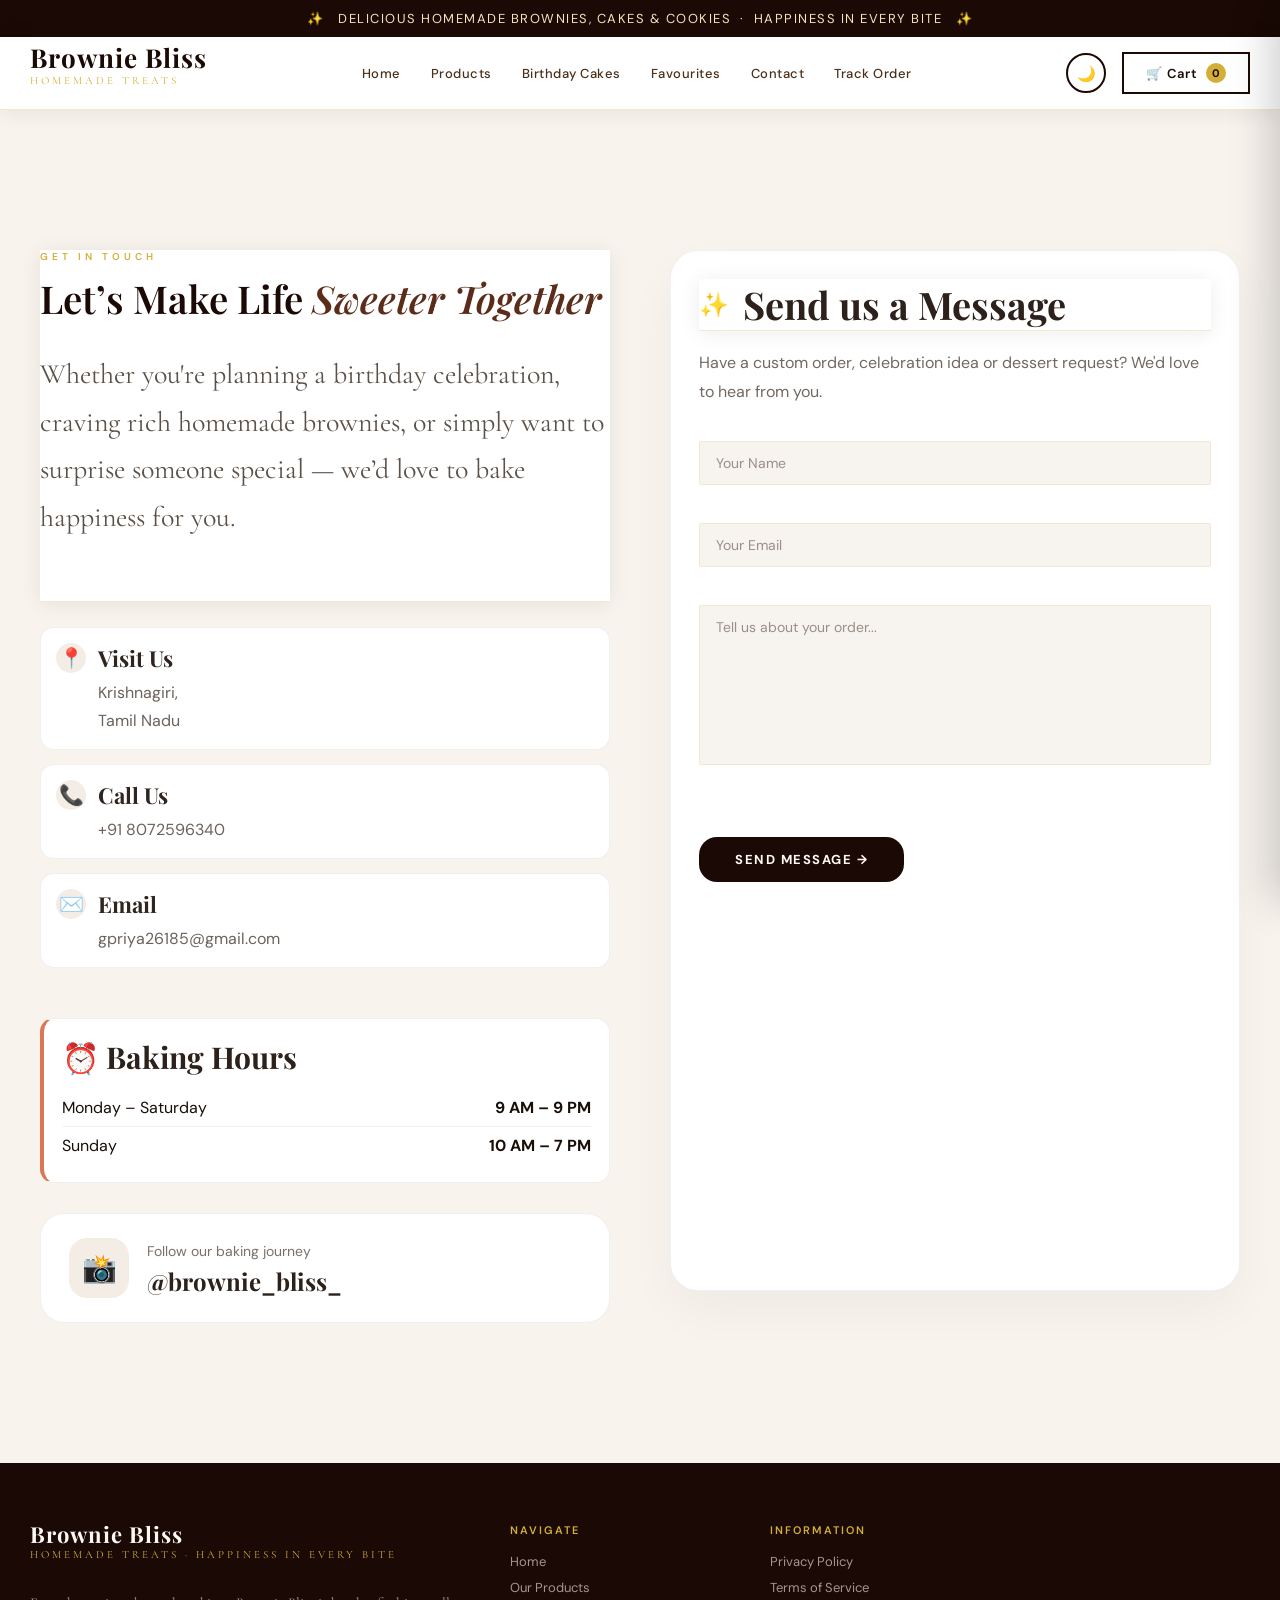
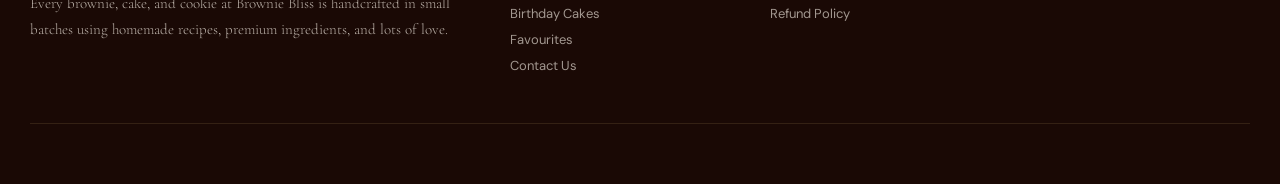
<file: public/contact.html>
<!doctype html>
<html lang="en">
  <head>
    <meta charset="UTF-8" />
    <meta name="viewport" content="width=device-width, initial-scale=1.0" />
    <title>Contact Us — Brownie Bliss Patisserie</title>
    <link rel="icon" type="image/png" href="assets/favicon.png" />

    <link
      href="https://fonts.googleapis.com/css2?family=Playfair+Display:ital,wght@0,400;0,600;0,700;1,400&family=Cormorant+Garamond:wght@300;400;500&family=DM+Sans:wght@300;400;500&display=swap"
      rel="stylesheet"
    />

    <link rel="stylesheet" href="style.css" />

    <!-- Theme init -->
    <script>
      (function () {
        try {
          var t = localStorage.getItem("bb_theme") || "light";
          if (t === "dark") document.documentElement.classList.add("dark");
        } catch (_) {}
      })();
    </script>
  </head>

  <body>
    <!-- ANNOUNCEMENT -->
    <div class="announcement">
      ✨ &nbsp; DELICIOUS HOMEMADE BROWNIES, CAKES & COOKIES &nbsp;·&nbsp;
      HAPPINESS IN EVERY BITE &nbsp; ✨
    </div>

    <!-- HEADER -->
    <header>
      <div class="header-inner">
        <button class="menu-toggle" onclick="toggleMenu()">☰</button>

        <a href="index.html" class="logo">
          <span class="logo-name">Brownie Bliss</span>
          <span class="logo-sub">Homemade Treats</span>
        </a>

        <nav>
          <a href="index.html#home">Home</a>
          <a href="index.html#products">Products</a>
          <a href="index.html#birthday">Birthday Cakes</a>
          <a href="favourites.html"
            >Favourites
            <span class="nav-count" data-favourites-count style="display: none"
              >0</span
            ></a
          >
          <a href="index.html#contact">Contact</a>
          <a href="track.html">Track Order</a>
        </nav>

        <div class="header-actions">
          <button
            id="themeToggleBtn"
            class="theme-toggle-btn"
            onclick="toggleTheme()"
          >
            <span id="themeIcon">🌙</span>
          </button>

          <button class="cart-btn" onclick="openCart()">
            🛒 Cart <span class="cart-count" id="cartBadge">0</span>
          </button>
        </div>
      </div>
    </header>

    <!-- MOBILE MENU -->
    <div class="mobile-menu" id="mobileMenu">
      <a href="index.html#home">Home</a>
      <a href="index.html#products">Products</a>
      <a href="index.html#birthday">Birthday Cakes</a>
      <a href="favourites.html">Favourites</a>
      <a href="index.html#contact">Contact</a>
      <a href="track.html">Track Order</a>
    </div>

    <!-- CONTACT SECTION -->
    <section class="contact-page">
      <div class="contact-bg"></div>

      <div class="contact-inner">
        <!-- LEFT SIDE -->
        <div class="contact-left">
          <!-- HEADER WRAP (fix spacing + hierarchy) -->
          <header class="contact-header">
            <span class="section-label">Get In Touch</span>

            <h2 class="section-title">
              Let’s Make Life <em>Sweeter Together</em>
            </h2>

            <p class="contact-desc">
              Whether you're planning a birthday celebration, craving rich
              homemade brownies, or simply want to surprise someone special —
              we’d love to bake happiness for you.
            </p>
          </header>

          <!-- CONTACT INFO -->
          <section class="contact-info-grid">
            <div class="contact-info-card">
              <div class="contact-icon">📍</div>
              <div>
                <h4>Visit Us</h4>
                <p>Krishnagiri,<br />Tamil Nadu</p>
              </div>
            </div>

            <div class="contact-info-card">
              <div class="contact-icon">📞</div>
              <div>
                <h4>Call Us</h4>
                <a href="tel:08072596340">+91 8072596340</a>
              </div>
            </div>

            <div class="contact-info-card">
              <div class="contact-icon">✉️</div>
              <div>
                <h4>Email</h4>
                <a href="mailto:gpriya26185@gmail.com">gpriya26185@gmail.com</a>
              </div>
            </div>
          </section>

          <!-- HOURS -->
          <section class="hours-card">
            <h3>⏰ Baking Hours</h3>

            <div class="hour-row">
              <span>Monday – Saturday</span>
              <strong>9 AM – 9 PM</strong>
            </div>

            <div class="hour-row">
              <span>Sunday</span>
              <strong>10 AM – 7 PM</strong>
            </div>
          </section>

          <!-- INSTAGRAM -->
          <a
            href="https://instagram.com/brownie_bliss_"
            target="_blank"
            class="insta-box contact-social"
          >
            <div class="insta-icon">📸</div>
            <div>
              <span>Follow our baking journey</span>
              <h4>@brownie_bliss_</h4>
            </div>
          </a>
        </div>

        <!-- RIGHT SIDE -->
        <div class="contact-form-box">
          <header class="form-top">
            <span>✨</span>
            <h3>Send us a Message</h3>
          </header>

          <p class="form-desc">
            Have a custom order, celebration idea or dessert request? We'd love
            to hear from you.
          </p>

          <!-- FORM -->
          <form
            class="contact-form"
            onsubmit="
              event.preventDefault();
              showToast('Thanks! We\'ll get back to you soon 🍫');
              this.reset();
            "
          >
            <div class="form-group">
              <input type="text" placeholder="Your Name" required />
            </div>

            <div class="form-group">
              <input type="email" placeholder="Your Email" required />
            </div>

            <div class="form-group">
              <textarea
                id="contactMessage"
                placeholder="Tell us about your order..."
                required
                class="form-input"
              ></textarea>
              <span class="error-message" id="messageError"></span>
            </div>

            <div class="form-actions">
              <button type="submit" class="hero-cta" id="submitBtn">Send Message →</button>
            </div>
          </form>

          <div class="map-box">

          <!-- MAP -->
          <section class="map-box contact-map">
            <iframe
              src="https://www.google.com/maps?q=Krishnagiri,Tamil%20Nadu&output=embed"
              loading="lazy"
              allowfullscreen
            >
            </iframe>
          </section>
        </div>
      </div>
    </section>

    <!-- FOOTER -->
    <footer id="contact">
      <div class="footer-inner">
        <div class="footer-top">
          <div class="footer-brand">
            <div class="logo">
              <span class="logo-name">Brownie Bliss</span>
              <span class="logo-sub"
                >Homemade Treats · Happiness in every bite</span
              >
            </div>
            <p>
              Every brownie, cake, and cookie at Brownie Bliss is handcrafted in
              small batches using homemade recipes, premium ingredients, and
              lots of love.
            </p>
          </div>

          <div class="footer-col">
            <h4>Navigate</h4>
            <a href="index.html">Home</a>
            <a href="products.html">Our Products</a>
            <a href="birthday.html">Birthday Cakes</a>
            <a href="favourites.html">Favourites</a>
            <a href="contact.html">Contact Us</a>
          </div>

          <div class="footer-col">
            <h4>Information</h4>
            <a href="privacy-policy.html">Privacy Policy</a>
            <a href="terms-of-service.html">Terms of Service</a>
            <a href="refund-policy.html">Refund Policy</a>
          </div>
        </div>
      </div>
    </footer>

    <!-- CART -->
    <div class="cart-overlay" id="cartOverlay" onclick="closeCart()"></div>

    <div class="cart-sidebar" id="cartSidebar">
      <div class="cart-header">
        <span class="cart-title">Your Cart 🛒</span>
        <button class="cart-close" onclick="closeCart()">✕</button>
      </div>

      <div class="cart-items" id="cartItems"></div>

      <div class="cart-footer" id="cartFooter" style="display: none">
        <div class="cart-total">
          <span class="cart-total-label">Total Amount</span>
          <span class="cart-total-amt" id="cartTotal">₹0</span>
        </div>

        <button class="whatsapp-btn" onclick="sendToWhatsApp()">
          Order via WhatsApp
        </button>
      </div>
    </div>

  <script src="script.js"></script>
  <script>
    // Adjust badge ID if needed
    window.addEventListener('DOMContentLoaded', () => {
      // Basic initializers for the page
    });
  </script>
  <div id="bb-cursor"></div>
  <script>
    /* =========================================
   BROWNIE BLISS ANIMATED CURSOR

const bbCursor = document.getElementById("bb-cursor");

let mouseX = 0;
let mouseY = 0;

let currentX = 0;
let currentY = 0;

/* Track Mouse */

document.addEventListener("mousemove", (e) => {
  mouseX = e.clientX;
  mouseY = e.clientY;
});

/* Smooth Cursor Animation */

function animateCursor() {
  currentX += (mouseX - currentX) * 0.15;
  currentY += (mouseY - currentY) * 0.15;

  bbCursor.style.left = currentX + "px";
  bbCursor.style.top = currentY + "px";

  requestAnimationFrame(animateCursor);
}

animateCursor();

/* Hover Effect */

document.querySelectorAll(
  "a, button, input, textarea, select, .hero-card, .review-card"
).forEach((el) => {

  el.addEventListener("mouseenter", () => {
    bbCursor.classList.add("hover");
  });

  el.addEventListener("mouseleave", () => {
    bbCursor.classList.remove("hover");
  });

});

/* Scroll Animation */

let scrollTimer;

window.addEventListener("scroll", () => {

  bbCursor.classList.add("scroll-glow");

  clearTimeout(scrollTimer);

  scrollTimer = setTimeout(() => {
    bbCursor.classList.remove("scroll-glow");
  }, 180);

});

/* Hide when mouse leaves window */

document.addEventListener("mouseleave", () => {
  bbCursor.style.opacity = "0";
});

document.addEventListener("mouseenter", () => {
  bbCursor.style.opacity = "1";
});
  </script>
</body>
    <!-- TOAST -->
    <div class="toast" id="toast"></div>

    <script src="script.js"></script>
  </body>
</html>
</file>
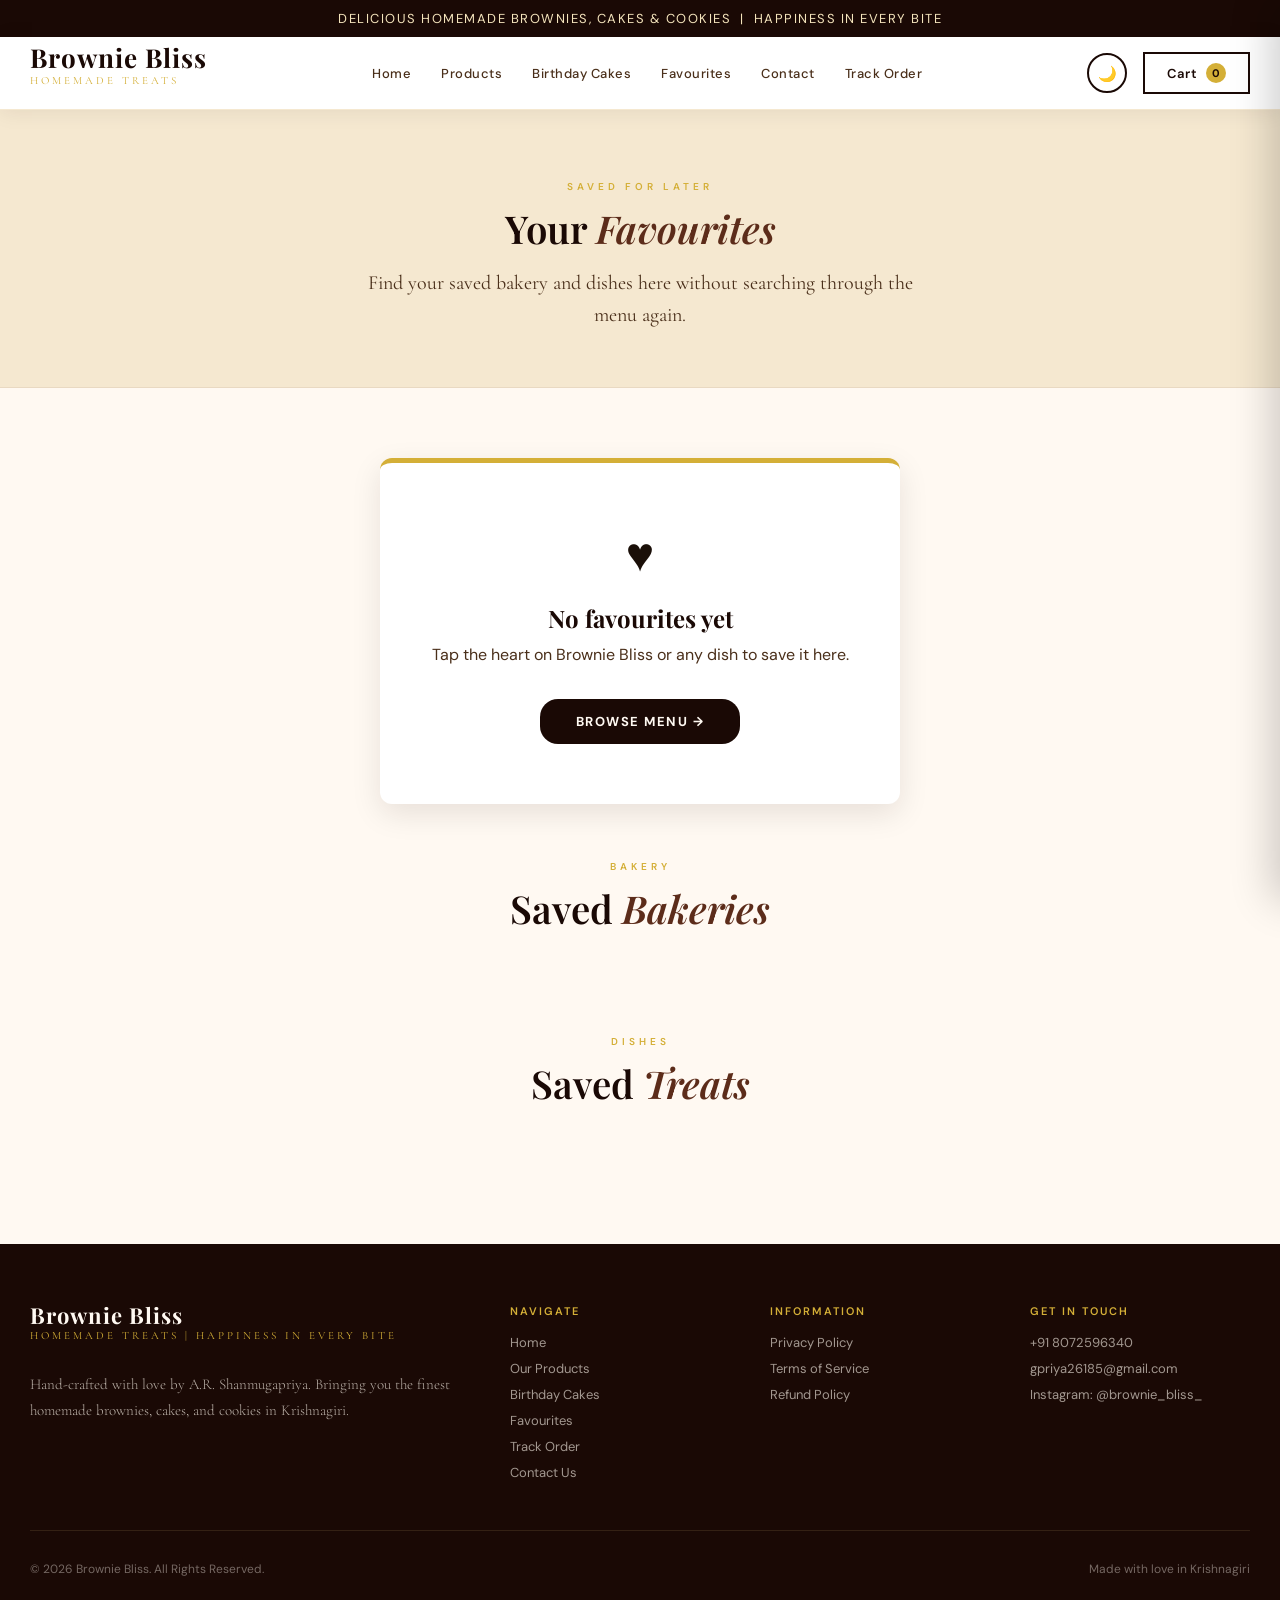
<file: public/favourites.html>
<!DOCTYPE html>
<html lang="en">

<head>
  <meta charset="UTF-8">
  <meta name="viewport" content="width=device-width, initial-scale=1.0">
  <title>Favourites - Brownie Bliss</title>
  <link rel="icon" type="image/png" href="assets/favicon.png">
  <link
    href="https://fonts.googleapis.com/css2?family=Playfair+Display:ital,wght@0,400;0,600;0,700;1,400&family=Cormorant+Garamond:wght@300;400;500&family=DM+Sans:wght@300;400;500&display=swap"
    rel="stylesheet">
  <link rel="stylesheet" href="style.css">
  <script>
    (function () {
      try {
        var t = localStorage.getItem('bb_theme') || 'light';
        if (t === 'dark') document.documentElement.classList.add('dark');
      } catch (_) {}
    })();
  </script>
</head>

<body>
  <div class="announcement">DELICIOUS HOMEMADE BROWNIES, CAKES & COOKIES &nbsp;|&nbsp; HAPPINESS IN EVERY BITE</div>

  <header>
    <div class="header-inner">
      <button class="menu-toggle" onclick="toggleMenu()">☰</button>

      <a href="index.html" class="logo">
        <span class="logo-name">Brownie Bliss</span>
        <span class="logo-sub">Homemade Treats</span>
      </a>
      <nav>
        <a href="index.html#home">Home</a>
        <a href="index.html#products">Products</a>
        <a href="index.html#birthday">Birthday Cakes</a>
        <a href="favourites.html">Favourites <span class="nav-count" data-favourites-count style="display:none">0</span></a>
        <a href="index.html#contact">Contact</a>
        <a href="track.html">Track Order</a>
      </nav>
      <div class="header-actions">
        <button id="themeToggleBtn" class="theme-toggle-btn" onclick="toggleTheme()"
          aria-label="Toggle dark mode" title="Toggle dark mode">
          <span id="themeIcon">🌙</span>
        </button>
        <button class="cart-btn" onclick="openCart()">
          Cart
          <span class="cart-count" id="cartBadge">0</span>
        </button>
      </div>
    </div>
  </header>
<div class="mobile-menu" id="mobileMenu">
  <a href="index.html#home">Home</a>
  <a href="index.html#products">Products</a>
  <a href="index.html#birthday">Birthday Cakes</a>
  <a href="favourites.html">Favourites</a>
  <a href="index.html#contact">Contact</a>
  <a href="track.html">Track Order</a>
</div>
  <main class="favourites-page">
    <section class="favourites-hero">
      <div class="products-inner">
        <span class="section-label">Saved for later</span>
        <h1 class="section-title">Your <em>Favourites</em></h1>
        <p class="favourites-intro">Find your saved bakery and dishes here without searching through the menu again.</p>
      </div>
    </section>

    <section class="favourites-section">
      <div class="products-inner">
        <div id="favouritesEmpty" class="favourites-empty">
          <span class="cart-empty-icon">&hearts;</span>
          <h2>No favourites yet</h2>
          <p>Tap the heart on Brownie Bliss or any dish to save it here.</p>
          <a href="index.html#products" class="hero-cta">Browse Menu &rarr;</a>
        </div>

        <div class="favourites-group" id="favouriteBakeriesGroup">
          <div class="section-header">
            <span class="section-label">Bakery</span>
            <h2 class="section-title">Saved <em>Bakeries</em></h2>
          </div>
          <div class="favourite-bakeries-grid" id="favouriteBakeriesGrid"></div>
        </div>

        <div class="favourites-group" id="favouriteDishesGroup">
          <div class="section-header">
            <span class="section-label">Dishes</span>
            <h2 class="section-title">Saved <em>Treats</em></h2>
          </div>
          <div class="products-grid" id="favouriteDishesGrid"></div>
        </div>
      </div>
    </section>
  </main>

  <footer id="contact">
    <div class="footer-inner">
      <div class="footer-top">
        <div class="footer-brand">
          <div class="logo">
            <span class="logo-name">Brownie Bliss</span>
            <span class="logo-sub">Homemade Treats | Happiness in every bite</span>
          </div>
          <p>Hand-crafted with love by A.R. Shanmugapriya. Bringing you the finest homemade brownies, cakes,
            and cookies in Krishnagiri.</p>
        </div>
        <div class="footer-col">
          <h4>Navigate</h4>
          <a href="index.html#home">Home</a>
          <a href="index.html#products">Our Products</a>
          <a href="index.html#birthday">Birthday Cakes</a>
          <a href="favourites.html">Favourites</a>
          <a href="track.html">Track Order</a>
          <a href="index.html#contact">Contact Us</a>
        </div>
        <div class="footer-col">
          <h4>Information</h4>
          <a href="privacy-policy.html">Privacy Policy</a>
          <a href="terms-of-service.html">Terms of Service</a>
          <a href="refund-policy.html">Refund Policy</a>
        </div>
        <div class="footer-col">
          <h4>Get In Touch</h4>
          <a href="tel:08072596340">+91 8072596340</a>
          <a href="mailto:gpriya26185@gmail.com">gpriya26185@gmail.com</a>
          <a href="https://instagram.com/brownie_bliss_" target="_blank">Instagram: @brownie_bliss_</a>
        </div>
      </div>
      <div class="footer-bottom">
        <span>&copy; 2026 Brownie Bliss. All Rights Reserved.</span>
        <span>Made with love in Krishnagiri</span>
      </div>
    </div>
  </footer>

  <div class="cart-overlay" id="cartOverlay" onclick="closeCart()"></div>
  <div class="cart-sidebar" id="cartSidebar">
    <div class="cart-header">
      <span class="cart-title">Your Cart</span>
      <button class="cart-close" onclick="closeCart()">x</button>
    </div>
    <div class="cart-items" id="cartItems"></div>
    <div class="cart-footer" id="cartFooter" style="display:none">
      <div class="cart-total">
        <span class="cart-total-label">Total Amount</span>
        <span class="cart-total-amt" id="cartTotal">Rs. 0</span>
      </div>
      <button class="whatsapp-btn" onclick="sendToWhatsApp()">Order via WhatsApp</button>
      <p class="whatsapp-note">You'll be redirected to WhatsApp to confirm your order</p>
    </div>
  </div>

  <div class="toast" id="toast"></div>

  <script src="script.js"></script>
  <div id="bb-cursor"></div>
  <script>
    /* =========================================
   BROWNIE BLISS ANIMATED CURSOR
========================================= */

const bbCursor = document.getElementById("bb-cursor");

let mouseX = 0;
let mouseY = 0;

let currentX = 0;
let currentY = 0;

/* Track Mouse */

document.addEventListener("mousemove", (e) => {
  mouseX = e.clientX;
  mouseY = e.clientY;
});

/* Smooth Cursor Animation */

function animateCursor() {
  currentX += (mouseX - currentX) * 0.15;
  currentY += (mouseY - currentY) * 0.15;

  bbCursor.style.left = currentX + "px";
  bbCursor.style.top = currentY + "px";

  requestAnimationFrame(animateCursor);
}

animateCursor();

/* Hover Effect */

document.querySelectorAll(
  "a, button, input, textarea, select, .hero-card, .review-card"
).forEach((el) => {

  el.addEventListener("mouseenter", () => {
    bbCursor.classList.add("hover");
  });

  el.addEventListener("mouseleave", () => {
    bbCursor.classList.remove("hover");
  });

});

/* Scroll Animation */

let scrollTimer;

window.addEventListener("scroll", () => {

  bbCursor.classList.add("scroll-glow");

  clearTimeout(scrollTimer);

  scrollTimer = setTimeout(() => {
    bbCursor.classList.remove("scroll-glow");
  }, 180);

});

/* Hide when mouse leaves window */

document.addEventListener("mouseleave", () => {
  bbCursor.style.opacity = "0";
});

document.addEventListener("mouseenter", () => {
  bbCursor.style.opacity = "1";
});
  </script>
</body>

</html>
</file>
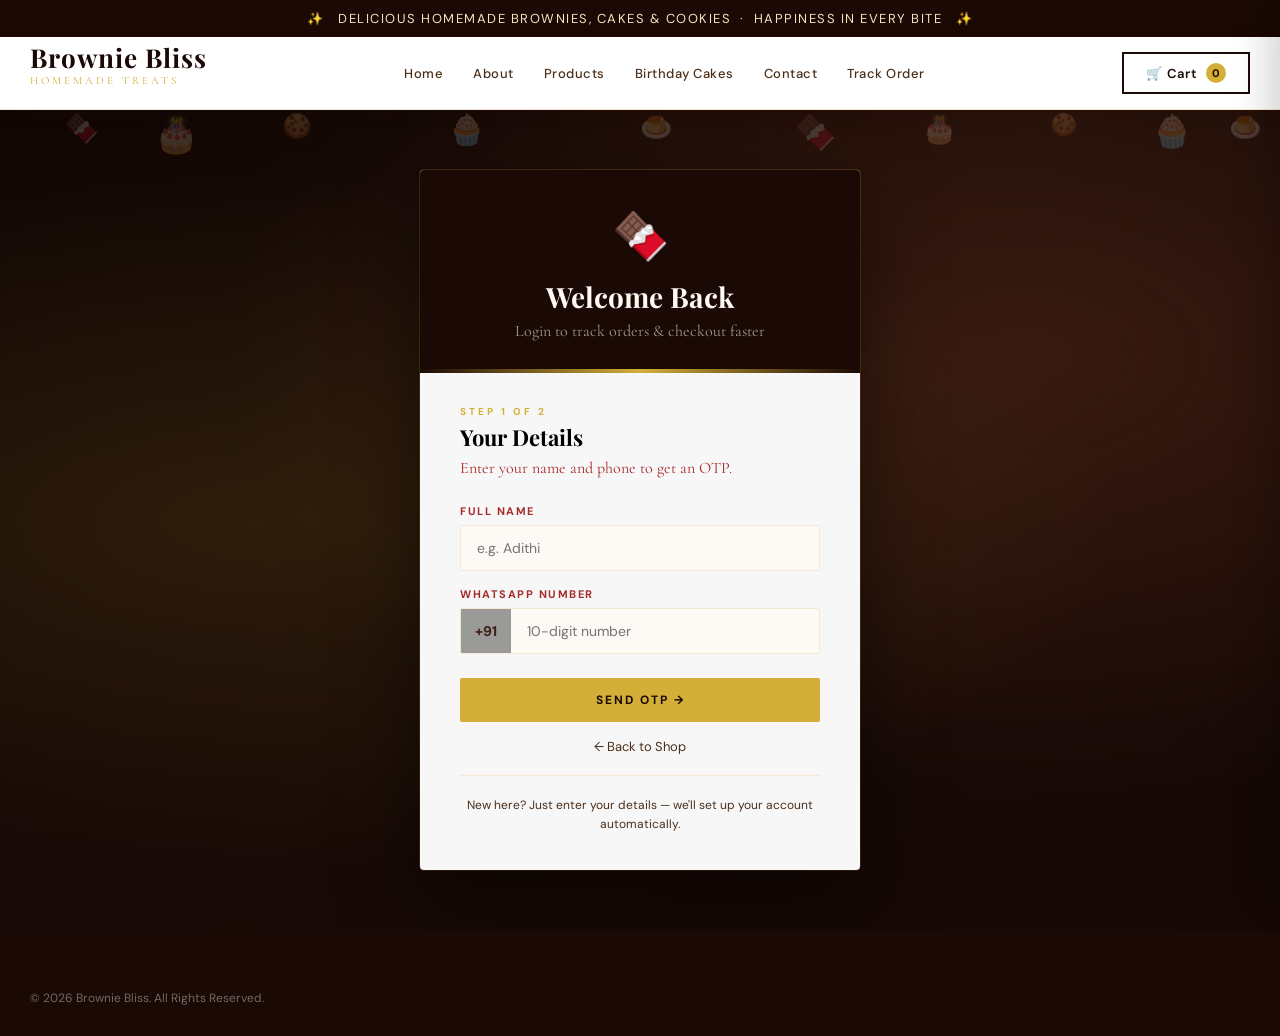
<file: public/login.html>
<!DOCTYPE html>
<html lang="en">

<head>
  <meta charset="UTF-8">
  <meta name="viewport" content="width=device-width, initial-scale=1.0">
  <title>Login — Brownie Bliss</title>
  <link href="https://fonts.googleapis.com/css2?family=Playfair+Display:ital,wght@0,400;0,600;0,700;1,400&family=Cormorant+Garamond:wght@300;400;500&family=DM+Sans:wght@300;400;500&display=swap" rel="stylesheet">
  <link rel="stylesheet" href="style.css">
  <link rel="stylesheet" href="login.css">
  <script>
    (function () {
      try {
        if (localStorage.getItem('bb_user')) window.location.replace('index.html');
      } catch (_) {}
    })();
  </script>
  <script>
  (function () {
    try {
      var t = localStorage.getItem('bb_theme') || 'light';
      if (t === 'dark') document.documentElement.classList.add('dark');
    } catch (_) {}
  })();
</script>
</head>

<body>

  <div class="announcement">✨ &nbsp; DELICIOUS HOMEMADE BROWNIES, CAKES & COOKIES &nbsp;·&nbsp; HAPPINESS IN EVERY BITE &nbsp; ✨</div>

  <header>
    <div class="header-inner">
      <a href="index.html" class="logo">
        <span class="logo-name">Brownie Bliss</span>
        <span class="logo-sub">Homemade Treats</span>
      </a>
      <nav>
        <a href="index.html#home">Home</a>
        <a href="about.html">About</a>
        <a href="index.html#products">Products</a>
        <a href="index.html#birthday">Birthday Cakes</a>
        <a href="contact.html">Contact</a>
        <a href="track.html">Track Order</a>
      </nav>
      <div class="header-actions">
        <button class="cart-btn" onclick="openCart()">
          🛒 Cart <span class="cart-count" id="cartBadge">0</span>
        </button>
      </div>
    </div>
  </header>

  <!-- PAGE BG -->
  <div class="login-page">

    <!-- Background image layer -->
    <div class="login-bg"></div>
    <div class="login-bg-overlay"></div>

    <!-- Floating emoji decorations -->
    <div class="floats">
      <span class="fi fi-1">🍫</span>
      <span class="fi fi-2">🎂</span>
      <span class="fi fi-3">🍪</span>
      <span class="fi fi-4">🧁</span>
      <span class="fi fi-5">🍮</span>
      <span class="fi fi-6">🍫</span>
      <span class="fi fi-7">🎂</span>
      <span class="fi fi-8">🍪</span>
      <span class="fi fi-9">🧁</span>
      <span class="fi fi-10">🍮</span>
    </div>

    <!-- LOGIN CARD -->
    <div class="login-center">
      <div class="login-card">

        <div class="card-head">
          <div class="card-icon">🍫</div>
          <h2>Welcome Back</h2>
          <p>Login to track orders &amp; checkout faster</p>
        </div>

        <div class="card-body">

          <div class="err-box" id="errorMsg"></div>

          <!-- STEP 1 -->
          <div class="step" id="step1">
            <span class="slabel">Step 1 of 2</span>
            <h3>Your Details</h3>
            <p class="ssub">Enter your name and phone to get an OTP.</p>

            <div class="field">
              <label>Full Name</label>
              <input type="text" id="loginName" placeholder="e.g. Adithi">
            </div>

            <div class="field">
              <label>WhatsApp Number</label>
              <div class="phone-wrap">
                <span class="pcode">+91</span>
                <input type="tel" id="loginPhone" placeholder="10-digit number" maxlength="10">
              </div>
            </div>

            <button class="gbtn" id="sendOtpBtn" onclick="loginSendOTP()">Send OTP &rarr;</button>
            <a href="index.html" class="back-link">&larr; Back to Shop</a>
          </div>

          <!-- STEP 2 -->
          <div class="step hidden" id="step2">
            <span class="slabel">Step 2 of 2</span>
            <h3>Verify OTP</h3>
            <p class="ssub">6-digit code sent to <strong id="otpPhone"></strong></p>

            <div class="otp-wrap">
              <input type="text" class="ob" maxlength="1" oninput="on(this,0)">
              <input type="text" class="ob" maxlength="1" oninput="on(this,1)">
              <input type="text" class="ob" maxlength="1" oninput="on(this,2)">
              <input type="text" class="ob" maxlength="1" oninput="on(this,3)">
              <input type="text" class="ob" maxlength="1" oninput="on(this,4)">
              <input type="text" class="ob" maxlength="1" oninput="on(this,5)">
            </div>

            <button class="gbtn" id="verifyBtn" onclick="loginVerify()">Verify &amp; Login &rarr;</button>
            <button class="tlink" onclick="goBack()">Change phone number</button>
          </div>

          <!-- STEP 3 -->
          <div class="step hidden" id="step3">
            <div class="sview">
              <span>🎉</span>
              <h3>You're logged in!</h3>
              <p>Welcome, <strong id="sname"></strong>! Redirecting...</p>
              <button class="gbtn" onclick="window.location.href='index.html'">Go to Shop &rarr;</button>
            </div>
          </div>

          <p class="card-note" id="cnote">New here? Just enter your details — we'll set up your account automatically.</p>

        </div>
      </div>
    </div>
  </div>

  <footer>
    <div class="footer-inner">
      <div class="footer-bottom">
        <span>© 2026 Brownie Bliss. All Rights Reserved.</span>
      </div>
    </div>
  </footer>

  <div class="cart-overlay" id="cartOverlay" onclick="closeCart()"></div>
  <div class="cart-sidebar" id="cartSidebar">
    <div class="cart-header">
      <span class="cart-title">Your Cart 🛒</span>
      <button class="cart-close" onclick="closeCart()">✕</button>
    </div>
    <div class="cart-items" id="cartItems"></div>
    <div class="cart-footer" id="cartFooter" style="display:none">
      <div class="cart-total">
        <span class="cart-total-label">Total Amount</span>
        <span class="cart-total-amt" id="cartTotal">₹0</span>
      </div>
      <button class="whatsapp-btn" onclick="sendToWhatsApp()">Order via WhatsApp</button>
    </div>
  </div>

  <div class="toast" id="toast"></div>
  <script src="script.js"></script>
  <script>
    const API_BASE = '/api';
    let _p = '', _n = '';

    function showErr(m) { const e = document.getElementById('errorMsg'); e.textContent = m; e.style.display = 'block'; }
    function hideErr() { document.getElementById('errorMsg').style.display = 'none'; }
    function goBack() {
      document.getElementById('step2').classList.add('hidden');
      document.getElementById('step1').classList.remove('hidden');
      document.getElementById('cnote').style.display = 'block';
      hideErr();
    }

    async function loginSendOTP() {
      hideErr();
      const name = document.getElementById('loginName').value.trim();
      const phone = document.getElementById('loginPhone').value.trim();
      if (!name) { showErr('Please enter your name.'); return; }
      if (!phone || phone.length !== 10 || !/^\d+$/.test(phone)) { showErr('Enter a valid 10-digit number.'); return; }
      _n = name; _p = phone;
      const btn = document.getElementById('sendOtpBtn');
      btn.disabled = true; btn.textContent = 'Sending...';
      try {
        const res = await fetch(`${API_BASE}/send-otp`, { method: 'POST', headers: { 'Content-Type': 'application/json' }, body: JSON.stringify({ phone }) });
        const data = await res.json();
        if (data.success) {
          document.getElementById('otpPhone').textContent = '+91 ' + phone;
          document.getElementById('step1').classList.add('hidden');
          document.getElementById('step2').classList.remove('hidden');
          document.getElementById('cnote').style.display = 'none';
          document.querySelectorAll('.ob')[0]?.focus();
        } else { showErr(data.message || 'Failed to send OTP.'); }
      } catch (e) { showErr('Server error. Try again.'); }
      finally { btn.disabled = false; btn.textContent = 'Send OTP →'; }
    }

    function on(input, idx) {
      input.value = input.value.replace(/\D/, '');
      if (input.value && idx < 5) document.querySelectorAll('.ob')[idx + 1]?.focus();
      if ([...document.querySelectorAll('.ob')].every(b => b.value.length === 1)) setTimeout(loginVerify, 200);
    }

    async function loginVerify() {
      hideErr();
      const otp = [...document.querySelectorAll('.ob')].map(b => b.value).join('');
      if (otp.length !== 6) { showErr('Enter all 6 digits.'); return; }
      const btn = document.getElementById('verifyBtn');
      btn.disabled = true; btn.textContent = 'Verifying...';
      try {
        const res = await fetch(`${API_BASE}/verify-otp`, { method: 'POST', headers: { 'Content-Type': 'application/json' }, body: JSON.stringify({ phone: _p, otp }) });
        const data = await res.json();
        if (data.success) {
          localStorage.setItem('bb_user', JSON.stringify({ name: _n, phone: _p }));
          document.getElementById('step2').classList.add('hidden');
          document.getElementById('step3').classList.remove('hidden');
          document.getElementById('sname').textContent = _n;
          setTimeout(() => { const r = new URLSearchParams(window.location.search).get('redirect'); window.location.href = r || 'index.html'; }, 2000);
        } else {
          showErr(data.message || 'Invalid OTP.');
          document.querySelectorAll('.ob').forEach(b => { b.value = ''; b.classList.add('shake'); });
          setTimeout(() => document.querySelectorAll('.ob').forEach(b => b.classList.remove('shake')), 500);
          document.querySelectorAll('.ob')[0]?.focus();
        }
      } catch (e) { showErr('Server error. Try again.'); }
      finally { btn.disabled = false; btn.textContent = 'Verify & Login →'; }
    }
  </script>
  <script>
    /* =========================================
   BROWNIE BLISS ANIMATED CURSOR
========================================= */

const bbCursor = document.getElementById("bb-cursor");

let mouseX = 0;
let mouseY = 0;

let currentX = 0;
let currentY = 0;

/* Track Mouse */

document.addEventListener("mousemove", (e) => {
  mouseX = e.clientX;
  mouseY = e.clientY;
});

/* Smooth Cursor Animation */

function animateCursor() {
  currentX += (mouseX - currentX) * 0.15;
  currentY += (mouseY - currentY) * 0.15;

  bbCursor.style.left = currentX + "px";
  bbCursor.style.top = currentY + "px";

  requestAnimationFrame(animateCursor);
}

animateCursor();

/* Hover Effect */

document.querySelectorAll(
  "a, button, input, textarea, select, .hero-card, .review-card"
).forEach((el) => {

  el.addEventListener("mouseenter", () => {
    bbCursor.classList.add("hover");
  });

  el.addEventListener("mouseleave", () => {
    bbCursor.classList.remove("hover");
  });

});

/* Scroll Animation */

let scrollTimer;

window.addEventListener("scroll", () => {

  bbCursor.classList.add("scroll-glow");

  clearTimeout(scrollTimer);

  scrollTimer = setTimeout(() => {
    bbCursor.classList.remove("scroll-glow");
  }, 180);

});

/* Hide when mouse leaves window */

document.addEventListener("mouseleave", () => {
  bbCursor.style.opacity = "0";
});

document.addEventListener("mouseenter", () => {
  bbCursor.style.opacity = "1";
});
  </script>
  <div id="bb-cursor"></div>
</body>
</html>
</file>
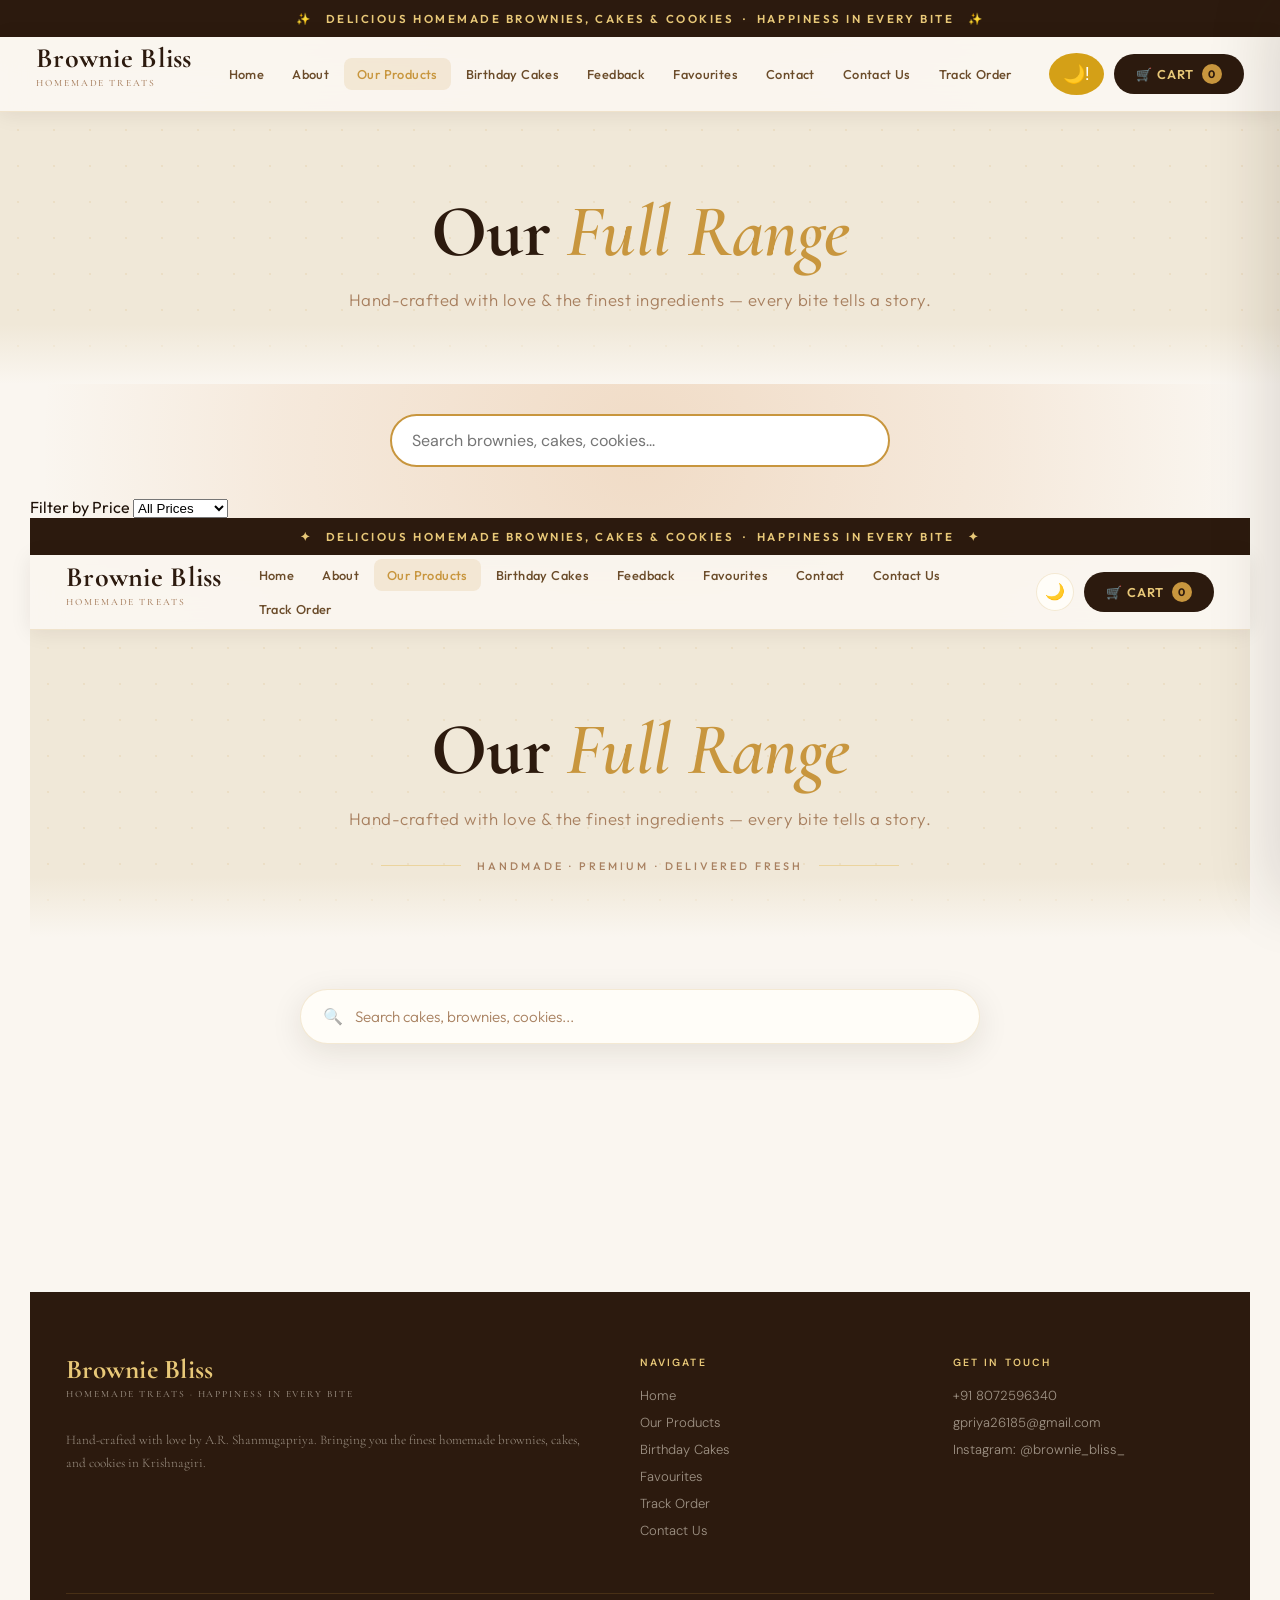
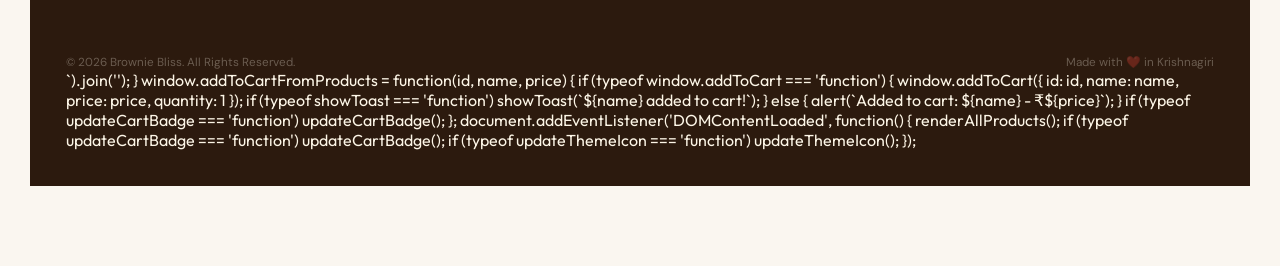
<file: public/products.html>
<!doctype html>
<html lang="en">
<head>
  <meta charset="UTF-8">
  <meta name="viewport" content="width=device-width, initial-scale=1.0">
  <title>Brownie Bliss — Our Full Range</title>
  <link rel="icon" type="image/png" href="assets/favicon.png">
  <link href="https://fonts.googleapis.com/css2?family=Playfair+Display:ital,wght@0,400;0,600;0,700;1,400&family=Cormorant+Garamond:wght@300;400;500&family=DM+Sans:wght@300;400;500&display=swap" rel="stylesheet">
  <link rel="stylesheet" href="style.css">
  <script>
    (function() {
      try {
        var t = localStorage.getItem('bb_theme') || 'light';
        if (t === 'dark') document.documentElement.classList.add('dark');
      } catch(_) {}
    })();
  </script>
  <style>
    .all-products-grid {
      display: grid;
      grid-template-columns: repeat(auto-fill, minmax(280px, 1fr));
      gap: 40px;
      margin: 60px 0 80px;
    }
    .product-card {
      background: var(--white);
      border-radius: 4px;
      overflow: hidden;
      box-shadow: var(--shadow);
      transition: transform 0.3s ease, box-shadow 0.3s ease;
      display: flex;
      flex-direction: column;
      height: 100%;
    }
    .product-card:hover {
      transform: translateY(-5px);
      box-shadow: 0 20px 30px rgba(0,0,0,0.1);
    }
    .product-img {
      width: 100%;
      height: 260px;
      object-fit: cover;
      display: block;
    }
    .product-info {
      padding: 20px;
      flex: 1;
      display: flex;
      flex-direction: column;
    }
    .product-title {
      font-family: 'Playfair Display', serif;
      font-size: 1.3rem;
      font-weight: 700;
      margin-bottom: 8px;
      color: var(--brown-dark);
    }
    .product-category {
      font-size: 0.75rem;
      text-transform: uppercase;
      letter-spacing: 1px;
      color: var(--gold);
      margin-bottom: 12px;
    }
    .product-desc {
      font-family: 'DM Sans', sans-serif;
      font-size: 0.9rem;
      color: var(--text-mid);
      margin-bottom: 16px;
      line-height: 1.4;
      flex-grow: 1;
    }
    .product-price {
      font-size: 1.3rem;
      font-weight: 700;
      color: var(--brown-dark);
      margin-bottom: 16px;
    }
    .add-to-cart-btn {
      background: var(--gold);
      border: none;
      padding: 10px 16px;
      font-family: 'DM Sans', sans-serif;
      font-weight: 600;
      font-size: 0.8rem;
      cursor: pointer;
      border-radius: 2px;
      transition: background 0.2s;
      width: 100%;
      margin-top: auto;
    }
    .add-to-cart-btn:hover {
      background: #c9a03d;
    }
    .page-header {
      text-align: center;
      padding: 60px 20px 20px;
      background: var(--cream);
    }
    .page-header h1 {
      font-family: 'Playfair Display', serif;
      font-size: 2.8rem;
      color: var(--brown-dark);
    }
    .page-header p {
      color: var(--text-mid);
      max-width: 600px;
      margin: 10px auto;
    }
    .dark .product-card {
      background: var(--brown-dark);
    }
    .dark .product-title,
    .dark .product-price {
      color: var(--white);
    }
    .dark .product-desc {
      color: rgba(255,255,255,0.8);
    }
    /* Search Bar */
.search-wrapper {
  width: 100%;
  display: flex;
  justify-content: center;
  margin: 30px 0;
}

.search-wrapper input {
  width: 100%;
  max-width: 500px;
  padding: 14px 20px;
  border: 2px solid var(--gold);
  border-radius: 40px;
  outline: none;
  font-size: 1rem;
  font-family: 'DM Sans', sans-serif;
  background: var(--white);
  color: var(--brown-dark);
  transition: 0.3s ease;
}

.search-wrapper input:focus {
  box-shadow: 0 0 10px rgba(201, 160, 61, 0.3);
}

.dark .search-wrapper input {
  background: var(--brown-dark);
  color: var(--white);
  border: 2px solid var(--gold);
}
/* Theme Toggle Button */

#themeToggle {
  background: #d4a017;
  color: white;
  border: none;
  padding: 10px 14px;
  border-radius: 50%;
  cursor: pointer;
  font-size: 18px;
  transition: 0.3s ease;
}

#themeToggle:hover {
  transform: scale(1.1);
}

/* DARK MODE */

.dark-mode {
  background-color: #1a1a1a;
  color: white;
}

.dark-mode header,
.dark-mode footer,
.dark-mode .product-card {
  background-color: #2b2b2b;
  color: white;
}

.dark-mode input,
.dark-mode select {
  background-color: #333;
  color: white;
  border: 1px solid #555;
}

.dark-mode .product-title,
.dark-mode .product-price {
  color: white;
}
/* Fix brown text in dark mode */

.dark-mode h1,
.dark-mode h2,
.dark-mode h3,
.dark-mode h4,
.dark-mode h5,
.dark-mode h6,
.dark-mode p,
.dark-mode span,
.dark-mode a,
.dark-mode label,
.dark-mode li,
.dark-mode .product-title,
.dark-mode .product-price,
.dark-mode .product-category,
.dark-mode .logo-name,
.dark-mode .logo-sub,
.dark-mode .footer-col h4,
.dark-mode .footer-col a,
.dark-mode .page-header h1,
/* .dark-mode .page-header p {
  color: white !important;
} */

/* Optional: softer white for descriptions */

.dark-mode .product-desc,
.dark-mode .footer-brand p,
.dark-mode .footer-bottom span {
  color: rgba(255,255,255,0.8) !important;
}
  </style>
</head>
<body>

  <div class="announcement">✨ &nbsp; DELICIOUS HOMEMADE BROWNIES, CAKES & COOKIES &nbsp;·&nbsp; HAPPINESS IN EVERY BITE &nbsp; ✨</div>

  <header>
    <div class="header-inner">
      <a href="index.html" class="logo">
        <span class="logo-name">Brownie Bliss</span>
        <span class="logo-sub">Homemade Treats</span>
      </a>
      <nav>
        <a href="index.html">Home</a>
        <a href="about.html">About</a>
        <a href="products.html" class="active">Our Products</a>
        <a href="index.html#birthday">Birthday Cakes</a>
        <a href="index.html#feedback">Feedback</a>
        <a href="favourites.html">Favourites <span class="nav-count" data-favourites-count style="display:none">0</span></a>
        <a href="index.html#contact">Contact</a>
        <a href="contact.html">Contact Us</a>
        <a href="track.html">Track Order</a>
      </nav>
      <button class="menu-toggle" onclick="toggleMenu()">☰</button>
      <div class="header-actions">
        <button id="themeToggle">
  🌙!
</button>
        <button class="cart-btn" onclick="openCart()">
          🛒 Cart
          <span class="cart-count" id="cartBadge">0</span>
        </button>
      </div>
    </div>
  </header>
  <div class="mobile-menu" id="mobileMenu">
    <a href="index.html">Home</a>
    <a href="products.html">Our Products</a>
    <a href="index.html#birthday">Birthday Cakes</a>
    <a href="index.html#contact">Contact</a>
    <a href="track.html">Track Order</a>
  </div>

  <div class="page-header">
    <h1>Our <em>Full Range</em></h1>
    <p>Hand-crafted with love & the finest ingredients — every bite tells a story.</p>
  </div>

  <div class="products-inner" style="padding: 0 30px 80px;">
    <!-- Search Bar -->
<div class="search-wrapper">
  <input
    type="text"
    id="searchInput"
    placeholder="Search brownies, cakes, cookies..."
    onkeyup="searchProducts()"
  />
</div>
    <!-- Price Filter from main branch -->
    <div class="price-filter-wrapper">
      <div class="price-filter">
        <label for="priceFilter">Filter by Price</label>
        <select id="priceFilter" class="custom-price-filter" onchange="updatePriceFilter()">
          <option value="all">All Prices</option>
          <option value="under200">Under ₹200</option>
          <option value="200to500">₹200 - ₹500</option>
          <option value="above500">Above ₹500</option>
        </select>
      </div>
  <head>
    <meta charset="UTF-8" />
    <meta name="viewport" content="width=device-width, initial-scale=1.0" />
    <title>Brownie Bliss — Our Full Range</title>
    <link rel="icon" type="image/png" href="assets/favicon.png" />
    <link
      href="https://fonts.googleapis.com/css2?family=Cormorant+Garamond:ital,wght@0,300;0,500;0,700;1,400;1,600&family=Outfit:wght@300;400;500;600&display=swap"
      rel="stylesheet"
    />
    <link rel="stylesheet" href="style.css" />
    <script>
      (function () {
        try {
          var t = localStorage.getItem('bb_theme') || 'light';
          if (t === 'dark') document.documentElement.classList.add('dark');
        } catch (_) {}
      })();
    </script>

    <style>
      /* ─── DESIGN TOKENS ─────────────────────────────────────────────── */
      :root {
        --gold: #c8963e;
        --gold-light: #e8c878;
        --gold-pale: #fdf6e7;
        --gold-glow: rgba(200, 150, 62, 0.15);
        --brown: #2c1a0e;
        --brown-mid: #5c3d1e;
        --brown-light: #a07040;
        --cream: #faf6f0;
        --cream-dark: #f0e8d8;
        --cream-mid: #f5ede0;
        --text: #1e1108;
        --text-mid: #6b4c2a;
        --text-light: #a88060;
        --card-bg: #fffdf8;
        --border: rgba(200, 150, 62, 0.2);
        --border-soft: rgba(200, 150, 62, 0.1);
        --shadow-card: 0 8px 32px rgba(44, 26, 14, 0.1);
        --shadow-hover: 0 24px 56px rgba(44, 26, 14, 0.18);
        --radius: 18px;
        --radius-sm: 10px;
        --radius-pill: 999px;
      }

      .dark {
        --cream: #141008;
        --cream-dark: #1e160a;
        --cream-mid: #1a1208;
        --card-bg: #1c1409;
        --text: #f5ede0;
        --text-mid: #c8a878;
        --text-light: #8a6840;
        --border: rgba(200, 150, 62, 0.18);
        --border-soft: rgba(200, 150, 62, 0.08);
        --shadow-card: 0 8px 32px rgba(0, 0, 0, 0.4);
        --shadow-hover: 0 24px 56px rgba(0, 0, 0, 0.5);
      }

      /* ─── BASE RESET ────────────────────────────────────────────────── */
      *,
      *::before,
      *::after {
        box-sizing: border-box;
        margin: 0;
        padding: 0;
      }

      html {
        scroll-behavior: smooth;
      }

      body {
        font-family: 'Outfit', sans-serif;
        background: var(--cream);
        color: var(--text);
        min-height: 100vh;
        transition: background 0.3s, color 0.3s;
      }

      /* ─── ANNOUNCEMENT BAR ──────────────────────────────────────────── */
      .announcement {
        background: var(--brown);
        color: var(--gold-light);
        text-align: center;
        padding: 11px 20px;
        font-size: 0.72rem;
        letter-spacing: 0.22em;
        font-weight: 600;
        text-transform: uppercase;
        font-family: 'Outfit', sans-serif;
      }

      /* ─── HEADER / NAV ──────────────────────────────────────────────── */
      header {
        position: sticky;
        top: 0;
        z-index: 100;
        background: rgba(250, 246, 240, 0.94);
        backdrop-filter: blur(18px);
        -webkit-backdrop-filter: blur(18px);
        border-bottom: 1px solid var(--border);
        transition: background 0.3s;
      }

      .dark header {
        background: rgba(20, 16, 8, 0.94);
      }

      .header-inner {
        max-width: 1320px;
        margin: 0 auto;
        padding: 0 36px;
        height: 74px;
        display: flex;
        align-items: center;
        gap: 24px;
      }

      /* Logo */
      a.logo,
      .logo {
        display: flex;
        flex-direction: column;
        line-height: 1;
        text-decoration: none;
        flex-shrink: 0;
      }

      .logo-name {
        font-family: 'Cormorant Garamond', serif;
        font-size: 1.75rem;
        font-weight: 700;
        color: var(--brown);
        letter-spacing: 0.01em;
        transition: color 0.2s;
      }

      .dark .logo-name {
        color: var(--gold-light);
      }

      .logo-sub {
        font-size: 0.6rem;
        letter-spacing: 0.2em;
        text-transform: uppercase;
        color: var(--text-light);
        margin-top: 3px;
        font-weight: 500;
      }

      /* Nav links */
      header nav {
        display: flex;
        align-items: center;
        gap: 2px;
        flex: 1;
        flex-wrap: wrap;
      }

      header nav a {
        padding: 8px 13px;
        font-size: 0.8rem;
        color: var(--text-mid);
        font-weight: 500;
        letter-spacing: 0.03em;
        text-decoration: none;
        border-radius: 8px;
        transition: all 0.2s;
        white-space: nowrap;
        position: relative;
      }

      header nav a:hover {
        color: var(--gold);
        background: var(--gold-glow);
      }

      header nav a.active {
        color: var(--gold);
        background: var(--gold-glow);
      }

      .nav-count {
        background: var(--gold);
        color: var(--brown);
        font-size: 0.62rem;
        font-weight: 700;
        padding: 1px 6px;
        border-radius: var(--radius-pill);
        margin-left: 4px;
        vertical-align: middle;
      }

      /* Header actions */
      .header-actions {
        display: flex;
        align-items: center;
        gap: 10px;
        flex-shrink: 0;
      }

      .theme-toggle-btn {
        width: 38px;
        height: 38px;
        border-radius: 50%;
        border: 1px solid var(--border);
        background: var(--card-bg);
        cursor: pointer;
        font-size: 1rem;
        display: flex;
        align-items: center;
        justify-content: center;
        transition: all 0.25s;
      }

      .theme-toggle-btn:hover {
        background: var(--gold);
        border-color: var(--gold);
        transform: rotate(20deg);
      }

      .cart-btn {
        display: flex;
        align-items: center;
        gap: 8px;
        background: var(--brown);
        color: var(--gold-light);
        border: none;
        padding: 10px 22px;
        border-radius: var(--radius-pill);
        font-size: 0.8rem;
        font-family: 'Outfit', sans-serif;
        font-weight: 600;
        cursor: pointer;
        letter-spacing: 0.08em;
        text-transform: uppercase;
        transition: all 0.25s;
        white-space: nowrap;
      }

      .cart-btn:hover {
        background: var(--gold);
        color: var(--brown);
        transform: translateY(-1px);
      }

      .cart-count {
        background: var(--gold);
        color: var(--brown);
        width: 20px;
        height: 20px;
        border-radius: 50%;
        font-size: 0.68rem;
        display: flex;
        align-items: center;
        justify-content: center;
        font-weight: 700;
      }

      /* Hamburger */
      .menu-toggle {
        display: none;
        background: none;
        border: 1px solid var(--border);
        padding: 8px 12px;
        border-radius: 8px;
        font-size: 1.1rem;
        cursor: pointer;
        color: var(--text);
        margin-left: auto;
      }

      /* Mobile menu */
      .mobile-menu {
        display: none;
        flex-direction: column;
        background: var(--card-bg);
        border-bottom: 1px solid var(--border);
        padding: 12px 0;
      }

      .mobile-menu a {
        padding: 13px 28px;
        font-size: 0.9rem;
        color: var(--text-mid);
        text-decoration: none;
        font-weight: 500;
        transition: all 0.2s;
        border-left: 3px solid transparent;
      }

      .mobile-menu a:hover {
        color: var(--gold);
        background: var(--gold-glow);
        border-left-color: var(--gold);
      }

      .mobile-menu.open {
        display: flex;
      }

      /* ─── PAGE HERO ─────────────────────────────────────────────────── */
      .page-header {
        padding: 80px 36px 64px;
        text-align: center;
        background: var(--cream-dark);
        position: relative;
        overflow: hidden;
      }

      .page-header::before {
        content: '';
        position: absolute;
        inset: 0;
        background-image: radial-gradient(
          circle,
          rgba(200, 150, 62, 0.12) 1px,
          transparent 1px
        );
        background-size: 36px 36px;
        pointer-events: none;
      }

      .page-header::after {
        content: '';
        position: absolute;
        bottom: 0;
        left: 0;
        right: 0;
        height: 60px;
        background: linear-gradient(to top, var(--cream), transparent);
      }

      .page-header h1 {
        font-family: 'Cormorant Garamond', serif;
        font-size: clamp(2.8rem, 7vw, 4.6rem);
        font-weight: 700;
        color: var(--brown);
        line-height: 1.08;
        letter-spacing: -0.01em;
        position: relative;
        z-index: 1;
      }

      .dark .page-header h1 {
        color: var(--gold-pale);
      }

      .page-header h1 em {
        color: var(--gold);
        font-style: italic;
        font-weight: 600;
      }

      .page-header p {
        margin-top: 18px;
        color: var(--text-light);
        font-size: 1.05rem;
        font-weight: 300;
        letter-spacing: 0.03em;
        position: relative;
        z-index: 1;
      }

      .page-header-divider {
        display: flex;
        align-items: center;
        justify-content: center;
        gap: 16px;
        margin-top: 30px;
        position: relative;
        z-index: 1;
      }

      .page-header-divider span {
        height: 1px;
        width: 80px;
        background: var(--gold-light);
        opacity: 0.6;
      }

      .page-header-divider small {
        font-size: 0.68rem;
        letter-spacing: 0.28em;
        text-transform: uppercase;
        color: var(--text-light);
        font-weight: 500;
      }

      /* ─── PRODUCTS INNER WRAPPER ────────────────────────────────────── */
      .products-inner {
        max-width: 1320px;
        margin: 0 auto;
      }

      /* ─── SEARCH SECTION ────────────────────────────────────────────── */
      .search-section {
        max-width: 680px;
        margin: 52px auto 48px;
      }

      .search-box {
        position: relative;
        display: flex;
        align-items: center;
        background: var(--card-bg);
        border: 1.5px solid var(--border);
        border-radius: var(--radius-pill);
        box-shadow: var(--shadow-card);
        transition: all 0.3s ease;
      }

      .search-box:focus-within {
        border-color: var(--gold);
        box-shadow: 0 4px 32px rgba(200, 150, 62, 0.2);
      }

      .search-icon {
        position: absolute;
        left: 22px;
        font-size: 1rem;
        opacity: 0.5;
        pointer-events: none;
        z-index: 1;
      }

      .product-search-input {
        width: 100%;
        padding: 17px 52px 17px 54px;
        border: none;
        outline: none;
        font-size: 0.95rem;
        font-family: 'Outfit', sans-serif;
        color: var(--text);
        background: transparent;
        border-radius: var(--radius-pill);
      }

      .product-search-input::placeholder {
        color: var(--text-light);
        font-weight: 300;
      }

      .clear-search-btn {
        position: absolute;
        right: 14px;
        width: 30px;
        height: 30px;
        border-radius: 50%;
        border: none;
        background: var(--cream-dark);
        cursor: pointer;
        font-size: 0.78rem;
        display: none;
        align-items: center;
        justify-content: center;
        transition: all 0.2s;
        color: var(--text-mid);
      }

      .clear-search-btn:hover {
        background: var(--gold);
        color: white;
      }

      /* Search suggestions */
      .search-suggestions {
        margin-top: 14px;
        display: flex;
        flex-wrap: wrap;
        gap: 10px;
        justify-content: center;
      }

      .search-suggestion-item {
        padding: 8px 18px;
        background: var(--card-bg);
        border: 1px solid var(--border);
        border-radius: var(--radius-pill);
        cursor: pointer;
        font-size: 0.8rem;
        font-family: 'Outfit', sans-serif;
        font-weight: 500;
        color: var(--text-mid);
        transition: all 0.22s ease;
        letter-spacing: 0.03em;
      }

      .search-suggestion-item:hover {
        background: var(--brown);
        color: var(--gold-light);
        border-color: var(--brown);
        transform: translateY(-2px);
      }

      /* Recent searches */
      .recent-searches {
        margin-top: 14px;
        display: flex;
        flex-wrap: wrap;
        gap: 8px;
        justify-content: center;
      }

      .recent-search-tag {
        background: var(--gold-glow);
        border: 1px solid var(--border-soft);
        padding: 7px 16px;
        border-radius: var(--radius-pill);
        font-size: 0.78rem;
        cursor: pointer;
        color: var(--text-mid);
        transition: all 0.2s ease;
        font-weight: 500;
      }

      .recent-search-tag:hover {
        background: var(--gold);
        color: var(--brown);
        border-color: var(--gold);
      }

      /* ─── PRODUCTS GRID ─────────────────────────────────────────────── */
      .all-products-grid {
        display: grid;
        grid-template-columns: repeat(auto-fill, minmax(270px, 1fr));
        gap: 28px;
      }

      /* ─── PRODUCT CARD (injected by script.js) ──────────────────────── */
      /*
        script.js renders cards into #productsGrid.
        We style the classes it commonly uses:
        .product-card, .product-img / .product-image-wrap,
        .product-info / .product-body, .product-name, .product-desc,
        .product-price, .add-to-cart-btn / .add-btn,
        .product-badge, .fav-btn
      */

      .product-card {
        background: var(--card-bg);
        border-radius: var(--radius);
        overflow: hidden;
        border: 1px solid var(--border);
        cursor: pointer;
        transition: transform 0.32s cubic-bezier(0.34, 1.56, 0.64, 1),
          box-shadow 0.32s ease;
        position: relative;
        display: flex;
        flex-direction: column;
        animation: bbFadeUp 0.5s both;
      }

      .product-card:hover {
        transform: translateY(-9px);
        box-shadow: var(--shadow-hover);
      }

      /* Image wrapper */
      .product-image-wrap,
      .product-img-wrap,
      .card-image-wrap {
        height: 220px;
        position: relative;
        overflow: hidden;
        background: var(--cream-dark);
        flex-shrink: 0;
      }

      .product-image-wrap img,
      .product-img-wrap img,
      .card-image-wrap img,
      .product-card img {
        width: 100%;
        height: 100%;
        object-fit: cover;
        display: block;
        transition: transform 0.5s ease;
      }

      .product-card:hover .product-image-wrap img,
      .product-card:hover .product-img-wrap img,
      .product-card:hover .card-image-wrap img {
        transform: scale(1.07);
      }

      /* Badge */
      .product-badge,
      .card-badge {
        position: absolute;
        top: 14px;
        left: 14px;
        background: var(--brown);
        color: var(--gold-light);
        font-size: 0.62rem;
        font-weight: 700;
        letter-spacing: 0.12em;
        text-transform: uppercase;
        padding: 5px 13px;
        border-radius: var(--radius-pill);
        font-family: 'Outfit', sans-serif;
        z-index: 2;
      }

      /* Fav button */
      .fav-btn,
      .favourite-btn {
        position: absolute;
        top: 12px;
        right: 12px;
        width: 36px;
        height: 36px;
        border-radius: 50%;
        border: none;
        background: rgba(255, 255, 255, 0.88);
        backdrop-filter: blur(6px);
        cursor: pointer;
        font-size: 1.05rem;
        display: flex;
        align-items: center;
        justify-content: center;
        transition: all 0.22s;
        box-shadow: 0 2px 10px rgba(0, 0, 0, 0.1);
        z-index: 2;
      }

      .fav-btn:hover,
      .favourite-btn:hover {
        background: white;
        transform: scale(1.15);
      }

      .fav-btn.active,
      .favourite-btn.active {
        background: #fee2e2;
      }

      /* Card body */
      .product-info,
      .product-body,
      .card-body {
        padding: 20px 22px 22px;
        display: flex;
        flex-direction: column;
        flex: 1;
      }

      .product-category,
      .card-category {
        font-size: 0.65rem;
        letter-spacing: 0.18em;
        text-transform: uppercase;
        color: var(--text-light);
        font-weight: 600;
        margin-bottom: 6px;
        font-family: 'Outfit', sans-serif;
      }

      .product-name,
      .card-name {
        font-family: 'Cormorant Garamond', serif;
        font-size: 1.3rem;
        font-weight: 600;
        color: var(--brown);
        line-height: 1.2;
        margin-bottom: 8px;
      }

      .dark .product-name,
      .dark .card-name {
        color: var(--gold-pale);
      }

      .product-desc,
      .card-desc {
        font-size: 0.81rem;
        color: var(--text-light);
        line-height: 1.65;
        font-weight: 300;
        margin-bottom: 18px;
        flex: 1;
      }
      .product-meta {
        display: flex;
        flex-direction: column;
        gap: 5px;
        margin-bottom: 12px;
        padding: 10px;
        background: var(--gold-glow);
        border: 1px solid var(--border-soft);
        border-radius: 8px;
        font-size: 0.75rem;
        color: var(--text-mid);
}
        .product-meta span {
        display: block;
}

.product-meta strong {
  color: var(--brown);
}

.dark .product-meta strong {
  color: var(--gold-light);
}

      /* Price + CTA row */
      .product-footer,
      .card-footer {
        display: flex;
        align-items: center;
        justify-content: space-between;
        gap: 8px;
        margin-top: auto;
      }

      .product-price,
      .card-price {
        font-family: 'Cormorant Garamond', serif;
        font-size: 1.45rem;
        font-weight: 700;
        color: var(--gold);
        line-height: 1;
      }

      .product-price small,
      .card-price small {
        display: block;
        font-size: 0.7rem;
        font-weight: 400;
        font-family: 'Outfit', sans-serif;
        color: var(--text-light);
        margin-top: 3px;
      }

      .add-to-cart-btn,
      .add-btn,
      .add-cart-btn {
        display: inline-flex;
        align-items: center;
        gap: 6px;
        background: var(--brown);
        color: var(--gold-light);
        border: none;
        padding: 10px 18px;
        border-radius: var(--radius-pill);
        font-size: 0.75rem;
        font-family: 'Outfit', sans-serif;
        font-weight: 600;
        cursor: pointer;
        letter-spacing: 0.09em;
        text-transform: uppercase;
        transition: all 0.25s;
        white-space: nowrap;
        flex-shrink: 0;
      }

      .add-to-cart-btn:hover,
      .add-btn:hover,
      .add-cart-btn:hover {
        background: var(--gold);
        color: var(--brown);
        transform: translateY(-1px);
      }

      .add-to-cart-btn.added,
      .add-btn.added,
      .add-cart-btn.added {
        background: #2d6a4f;
        color: #d8f3dc;
      }

      /* Highlight match */
      .highlight-match {
        background: rgba(200, 150, 62, 0.28);
        border-radius: 4px;
        padding: 0 3px;
      }

      /* ─── NO PRODUCTS FOUND ─────────────────────────────────────────── */
      .no-products-found {
        text-align: center;
        padding: 90px 20px;
        grid-column: 1 / -1;
      }

      .no-products-found h2 {
        font-family: 'Cormorant Garamond', serif;
        font-size: 2.2rem;
        font-weight: 600;
        margin-bottom: 12px;
        color: var(--brown);
      }

      .dark .no-products-found h2 {
        color: var(--gold-pale);
      }

      .no-products-found p {
        color: var(--text-light);
        font-size: 0.95rem;
        font-weight: 300;
      }

      /* ─── CART OVERLAY & SIDEBAR ────────────────────────────────────── */
      .cart-overlay {
        position: fixed;
        inset: 0;
        background: rgba(28, 14, 6, 0.55);
        z-index: 200;
        opacity: 0;
        pointer-events: none;
        transition: opacity 0.3s;
        backdrop-filter: blur(4px);
      }

      .cart-overlay.open {
        opacity: 1;
        pointer-events: all;
      }

      .cart-sidebar {
        position: fixed;
        top: 0;
        right: 0;
        bottom: 0;
        width: min(430px, 100vw);
        background: var(--card-bg);
        z-index: 201;
        transform: translateX(100%);
        transition: transform 0.4s cubic-bezier(0.34, 1, 0.64, 1);
        display: flex;
        flex-direction: column;
        box-shadow: -10px 0 60px rgba(44, 26, 14, 0.14);
      }

      .cart-sidebar.open {
        transform: translateX(0);
      }

      .cart-header {
        padding: 24px 28px;
        border-bottom: 1px solid var(--border);
        display: flex;
        align-items: center;
        justify-content: space-between;
        flex-shrink: 0;
      }

      .cart-title {
        font-family: 'Cormorant Garamond', serif;
        font-size: 1.55rem;
        font-weight: 600;
        color: var(--brown);
        letter-spacing: 0.01em;
      }

      .dark .cart-title {
        color: var(--gold-pale);
      }

      .cart-close {
        width: 38px;
        height: 38px;
        border-radius: 50%;
        border: 1px solid var(--border);
        background: none;
        cursor: pointer;
        font-size: 0.9rem;
        color: var(--text-mid);
        display: flex;
        align-items: center;
        justify-content: center;
        transition: all 0.2s;
      }

      .cart-close:hover {
        background: var(--brown);
        color: var(--gold-light);
        border-color: var(--brown);
      }

      .cart-items {
        flex: 1;
        overflow-y: auto;
        padding: 20px 28px;
      }

      /* Cart item styles (script.js injects these) */
      .cart-item {
        display: flex;
        gap: 14px;
        padding: 14px 0;
        border-bottom: 1px solid var(--border-soft);
      }

      .cart-item-img {
        width: 62px;
        height: 62px;
        border-radius: var(--radius-sm);
        object-fit: cover;
        background: var(--cream-dark);
        flex-shrink: 0;
      }

      .cart-item-info {
        flex: 1;
        min-width: 0;
      }

      .cart-item-name {
        font-weight: 600;
        font-size: 0.88rem;
        color: var(--brown);
        margin-bottom: 4px;
        white-space: nowrap;
        overflow: hidden;
        text-overflow: ellipsis;
      }

      .dark .cart-item-name {
        color: var(--gold-pale);
      }

      .cart-item-price {
        color: var(--gold);
        font-size: 0.82rem;
        font-weight: 600;
      }

      .cart-item-qty {
        display: flex;
        align-items: center;
        gap: 10px;
        margin-top: 8px;
      }

      .qty-btn {
        width: 27px;
        height: 27px;
        border-radius: 50%;
        border: 1px solid var(--border);
        background: none;
        cursor: pointer;
        font-size: 1rem;
        color: var(--text-mid);
        display: flex;
        align-items: center;
        justify-content: center;
        transition: all 0.18s;
        line-height: 1;
      }

      .qty-btn:hover {
        background: var(--brown);
        color: var(--gold-light);
        border-color: var(--brown);
      }

      .cart-item-qty span {
        font-size: 0.85rem;
        font-weight: 600;
        color: var(--brown);
        min-width: 16px;
        text-align: center;
      }

      .dark .cart-item-qty span {
        color: var(--gold-pale);
      }

      .cart-remove-btn {
        background: none;
        border: none;
        cursor: pointer;
        color: var(--text-light);
        font-size: 0.8rem;
        padding: 4px;
        transition: color 0.2s;
        margin-left: 4px;
      }

      .cart-remove-btn:hover {
        color: #c0392b;
      }

      /* Cart footer */
      .cart-footer {
        padding: 20px 28px 28px;
        border-top: 1px solid var(--border);
        flex-shrink: 0;
      }

      .cart-total {
        display: flex;
        justify-content: space-between;
        align-items: center;
        margin-bottom: 18px;
      }

      .cart-total-label {
        font-size: 0.82rem;
        color: var(--text-light);
        font-weight: 500;
        letter-spacing: 0.04em;
      }

      .cart-total-amt {
        font-family: 'Cormorant Garamond', serif;
        font-size: 2rem;
        font-weight: 700;
        color: var(--brown);
        letter-spacing: -0.01em;
      }

      .dark .cart-total-amt {
        color: var(--gold-pale);
      }

      .whatsapp-btn {
        width: 100%;
        padding: 15px;
        border: none;
        border-radius: 14px;
        background: #25d366;
        color: white;
        font-family: 'Outfit', sans-serif;
        font-size: 0.88rem;
        font-weight: 700;
        cursor: pointer;
        letter-spacing: 0.08em;
        text-transform: uppercase;
        transition: all 0.25s;
        display: flex;
        align-items: center;
        justify-content: center;
        gap: 8px;
      }

      .whatsapp-btn:hover {
        background: #1ebe5d;
        transform: translateY(-2px);
        box-shadow: 0 8px 24px rgba(37, 211, 102, 0.3);
      }

      .whatsapp-note {
        text-align: center;
        font-size: 0.72rem;
        color: var(--text-light);
        margin-top: 10px;
        font-weight: 300;
        letter-spacing: 0.02em;
      }

      /* ─── TOAST ─────────────────────────────────────────────────────── */
      .toast {
        position: fixed;
        bottom: 32px;
        left: 50%;
        transform: translateX(-50%) translateY(90px);
        background: var(--brown);
        color: var(--gold-light);
        padding: 12px 26px;
        border-radius: var(--radius-pill);
        font-size: 0.84rem;
        font-weight: 500;
        z-index: 300;
        transition: transform 0.4s cubic-bezier(0.34, 1.56, 0.64, 1);
        white-space: nowrap;
        pointer-events: none;
        font-family: 'Outfit', sans-serif;
        letter-spacing: 0.03em;
        box-shadow: 0 8px 32px rgba(44, 26, 14, 0.25);
      }

      .toast.show {
        transform: translateX(-50%) translateY(0);
      }

      /* ─── FOOTER ────────────────────────────────────────────────────── */
      footer {
        background: var(--brown);
        color: var(--gold-pale);
        padding: 64px 36px 36px;
      }

      .footer-inner {
        max-width: 1320px;
        margin: 0 auto;
      }

      .footer-top {
        display: grid;
        grid-template-columns: 2fr 1fr 1fr;
        gap: 52px;
        padding-bottom: 44px;
        border-bottom: 1px solid rgba(200, 150, 62, 0.18);
      }

      .footer-brand .logo-name {
        font-family: 'Cormorant Garamond', serif;
        font-size: 1.7rem;
        font-weight: 700;
        color: var(--gold-light);
      }

      .footer-brand .logo-sub {
        color: rgba(253, 246, 231, 0.5);
      }

      .footer-brand p {
        margin-top: 14px;
        font-size: 0.82rem;
        color: rgba(253, 246, 231, 0.55);
        line-height: 1.75;
        font-weight: 300;
      }

      .footer-col h4 {
        font-size: 0.65rem;
        letter-spacing: 0.2em;
        text-transform: uppercase;
        color: var(--gold-light);
        margin-bottom: 18px;
        font-weight: 600;
      }

      .footer-col a {
        display: block;
        color: rgba(253, 246, 231, 0.55);
        text-decoration: none;
        font-size: 0.82rem;
        margin-bottom: 10px;
        transition: color 0.2s;
        font-weight: 300;
      }

      .footer-col a:hover {
        color: var(--gold-light);
      }

      .footer-bottom {
        display: flex;
        justify-content: space-between;
        align-items: center;
        padding-top: 30px;
        font-size: 0.73rem;
        color: rgba(253, 246, 231, 0.3);
        flex-wrap: wrap;
        gap: 8px;
      }

      /* ─── ANIMATION ─────────────────────────────────────────────────── */
      @keyframes bbFadeUp {
        from {
          opacity: 0;
          transform: translateY(22px);
        }
        to {
          opacity: 1;
          transform: translateY(0);
        }
      }

      /* ─── RESPONSIVE ────────────────────────────────────────────────── */
      @media (max-width: 1024px) {
        .footer-top {
          grid-template-columns: 1fr 1fr;
        }
        .footer-brand {
          grid-column: 1 / -1;
        }
      }

      @media (max-width: 768px) {
        .header-inner {
          padding: 0 20px;
          height: 64px;
          flex-wrap: wrap;
        }

        header nav {
          display: none;
        }

        .menu-toggle {
          display: flex;
        }

        .page-header {
          padding: 56px 20px 48px;
        }

        .products-inner {
          padding: 0 20px 60px !important;
        }

        .search-section {
          margin: 36px auto 36px;
        }

        .all-products-grid {
          grid-template-columns: repeat(auto-fill, minmax(240px, 1fr));
          gap: 20px;
        }

        .footer-top {
          grid-template-columns: 1fr;
          gap: 30px;
        }

        .footer-inner {
          padding: 0;
        }

        footer {
          padding: 48px 24px 28px;
        }

        .footer-bottom {
          flex-direction: column;
          align-items: flex-start;
          gap: 4px;
        }

        .cart-sidebar {
          width: 100vw;
        }
      }

      @media (max-width: 480px) {
        .all-products-grid {
          grid-template-columns: 1fr;
        }

        .product-image-wrap,
        .card-image-wrap {
          height: 200px;
        }
      }
    </style>
  </head>
  <body>
    <div class="announcement">
      ✦ &nbsp; DELICIOUS HOMEMADE BROWNIES, CAKES & COOKIES &nbsp;·&nbsp;
      HAPPINESS IN EVERY BITE &nbsp; ✦
    </div>

  <header>
    <div class="header-inner">
      <a href="index.html" class="logo">
        <span class="logo-name">Brownie Bliss</span>
        <span class="logo-sub">Homemade Treats</span>
      </a>
      <nav>
        <a href="index.html">Home</a>
        <a href="about.html">About</a>
        <a href="products.html" class="active">Our Products</a>
        <a href="index.html#birthday">Birthday Cakes</a>
        <a href="index.html#feedback">Feedback</a>
        <a href="favourites.html">Favourites <span class="nav-count" data-favourites-count style="display:none">0</span></a>
        <a href="index.html#contact">Contact</a>
        <a href="contact.html">Contact Us</a>
        <a href="track.html">Track Order</a>
      </nav>
      <button class="menu-toggle" onclick="toggleMenu()">☰</button>
      <div class="header-actions">
        <button id="themeToggleBtn" class="theme-toggle-btn" onclick="toggleTheme()" aria-label="Toggle dark mode">
          <span id="themeIcon">🌙</span>
        </button>
        <button class="cart-btn" onclick="openCart()">
          🛒 Cart
          <span class="cart-count" id="cartBadge">0</span>
        </button>
      </div>
    </div>
  </header>
  <div class="mobile-menu" id="mobileMenu">
    <a href="index.html">Home</a>
    <a href="products.html">Our Products</a>
    <a href="index.html#birthday">Birthday Cakes</a>
    <a href="index.html#contact">Contact</a>
    <a href="track.html">Track Order</a>
  </div>

    <div class="page-header">
      <h1>Our <em>Full Range</em></h1>
      <p>
        Hand-crafted with love &amp; the finest ingredients — every bite tells a
        story.
      </p>
      <div class="page-header-divider">
        <span></span>
        <small>Handmade · Premium · Delivered Fresh</small>
        <span></span>
      </div>
    </div>

    <div class="products-inner" style="padding: 0 36px 80px">
      <!-- Live Search -->
      <div class="search-section">
        <div class="search-box">
          <span class="search-icon">🔍</span>

          <input
            type="text"
            id="productSearch"
            class="product-search-input"
            placeholder="Search cakes, brownies, cookies..."
            autocomplete="off"
            aria-label="Search products"
          />

          <button
            id="clearSearchBtn"
            class="clear-search-btn"
            aria-label="Clear search"
          >
            ✕
          </button>
        </div>

        <!-- Search Suggestions -->
        <div id="searchSuggestions" class="search-suggestions"></div>

        <!-- Recent Searches -->
        <div id="recentSearches" class="recent-searches"></div>
      </div>

      <!-- Product grid -->
      <div class="all-products-grid" id="productsGrid"></div>

      <div id="noProductsFound" class="no-products-found" style="display: none">
        <h2>No products found 🍪</h2>
        <p>Try searching for another brownie, cake, or dessert.</p>
      </div>
    </div>

    <footer id="contact">
      <div class="footer-inner">
        <div class="footer-top">
          <div class="footer-brand">
            <div class="logo">
              <span class="logo-name">Brownie Bliss</span>
              <span class="logo-sub"
                >Homemade Treats · Happiness in every bite</span
              >
            </div>
            <p>
              Hand-crafted with love by A.R. Shanmugapriya. Bringing you the
              finest homemade brownies, cakes, and cookies in Krishnagiri.
            </p>
          </div>
          <div class="footer-col">
            <h4>Navigate</h4>
            <a href="index.html">Home</a>
            <a href="products.html">Our Products</a>
            <a href="index.html#birthday">Birthday Cakes</a>
            <a href="favourites.html">Favourites</a>
            <a href="track.html">Track Order</a>
            <a href="contact.html">Contact Us</a>
          </div>
          <div class="footer-col">
            <h4>Get In Touch</h4>
            <a href="tel:08072596340">+91 8072596340</a>
            <a href="mailto:gpriya26185@gmail.com">gpriya26185@gmail.com</a>
            <a
              href="https://instagram.com/brownie_bliss_"
              target="_blank"
              rel="noopener noreferrer"
              >Instagram: @brownie_bliss_</a
            >
          </div>
        </div>
        <div class="footer-bottom">
          <span>© 2026 Brownie Bliss. All Rights Reserved.</span>
          <span>Made with ❤️ in Krishnagiri</span>
        </div>
      `).join('');
    }

    window.addToCartFromProducts = function(id, name, price) {
      if (typeof window.addToCart === 'function') {
        window.addToCart({ id: id, name: name, price: price, quantity: 1 });
        if (typeof showToast === 'function') showToast(`${name} added to cart!`);
      } else {
        alert(`Added to cart: ${name} - ₹${price}`);
      }
      if (typeof updateCartBadge === 'function') updateCartBadge();
    };

    document.addEventListener('DOMContentLoaded', function() {
      renderAllProducts();
      if (typeof updateCartBadge === 'function') updateCartBadge();
      if (typeof updateThemeIcon === 'function') updateThemeIcon();
    });
  </script>
  <script>
  function searchProducts() {

    const input = document
      .getElementById("searchInput")
      .value
      .toLowerCase();

    const filteredProducts = productsList.filter(product =>
      product.name.toLowerCase().includes(input) ||
      product.category.toLowerCase().includes(input) ||
      product.desc.toLowerCase().includes(input)
    );

    renderFilteredProducts(filteredProducts);
  }

  function renderFilteredProducts(products) {

    const container = document.getElementById('allProductsGrid');

    container.innerHTML = products.map(p => `
      <div class="product-card">
        <img class="product-img" src="${p.img}" alt="${p.name}" loading="lazy">

        <div class="product-info">
          <div class="product-title">${p.name}</div>

          <div class="product-category">${p.category}</div>

          <div class="product-desc">${p.desc}</div>

          <div class="product-price">₹${p.price}</div>

          <button
            class="add-to-cart-btn"
            onclick="addToCartFromProducts(${p.id}, '${p.name.replace(/'/g, "\\'")}', ${p.price})"
          >
            Add to Cart 🛒
          </button>
        </div>
      </div>
    `).join('');
  }
</script>
<script>

const themeToggle = document.getElementById("themeToggle");

themeToggle.addEventListener("click", () => {

    document.body.classList.toggle("dark-mode");

    // Save theme in localStorage

    if (document.body.classList.contains("dark-mode")) {

        localStorage.setItem("theme", "dark");

        themeToggle.innerHTML = "☀️";

    } 
    
    else {

        localStorage.setItem("theme", "light");

        themeToggle.innerHTML = "🌙";
    }
});


// Load saved theme

window.addEventListener("load", () => {

    const savedTheme = localStorage.getItem("theme");

    if (savedTheme === "dark") {

        document.body.classList.add("dark-mode");

        themeToggle.innerHTML = "☀️";
    }
});

</script>
<div id="bb-cursor"></div>
<script>
  /* =========================================
   BROWNIE BLISS ANIMATED CURSOR

const bbCursor = document.getElementById("bb-cursor");

let mouseX = 0;
let mouseY = 0;

let currentX = 0;
let currentY = 0;

/* Track Mouse */

document.addEventListener("mousemove", (e) => {
  mouseX = e.clientX;
  mouseY = e.clientY;
});

/* Smooth Cursor Animation */

function animateCursor() {
  currentX += (mouseX - currentX) * 0.15;
  currentY += (mouseY - currentY) * 0.15;

  bbCursor.style.left = currentX + "px";
  bbCursor.style.top = currentY + "px";

  requestAnimationFrame(animateCursor);
}

animateCursor();

/* Hover Effect */

document.querySelectorAll(
  "a, button, input, textarea, select, .hero-card, .review-card"
).forEach((el) => {

  el.addEventListener("mouseenter", () => {
    bbCursor.classList.add("hover");
  });

  el.addEventListener("mouseleave", () => {
    bbCursor.classList.remove("hover");
  });

});

/* Scroll Animation */

let scrollTimer;

window.addEventListener("scroll", () => {

  bbCursor.classList.add("scroll-glow");

  clearTimeout(scrollTimer);

  scrollTimer = setTimeout(() => {
    bbCursor.classList.remove("scroll-glow");
  }, 180);

});

/* Hide when mouse leaves window */

document.addEventListener("mouseleave", () => {
  bbCursor.style.opacity = "0";
});

document.addEventListener("mouseenter", () => {
  bbCursor.style.opacity = "1";
});
</script>
</body>
</html>
      </div>
    </footer>

    <div class="cart-overlay" id="cartOverlay" onclick="closeCart()"></div>
    <div class="cart-sidebar" id="cartSidebar">
      <div class="cart-header">
        <span class="cart-title">Your Cart 🛒</span>
        <button class="cart-close" onclick="closeCart()">✕</button>
      </div>
      <div class="cart-items" id="cartItems"></div>
      <div class="cart-footer" id="cartFooter" style="display: none">
        <div class="cart-total">
          <span class="cart-total-label">Total Amount</span>
          <span class="cart-total-amt" id="cartTotal">₹0</span>
        </div>
        <button class="whatsapp-btn" onclick="sendToWhatsApp()">
          💬 &nbsp; Order via WhatsApp
        </button>
        <p class="whatsapp-note">
          You'll be redirected to WhatsApp to confirm your order
        </p>
      </div>
    </div>

    <div class="toast" id="toast"></div>

    <script src="script.js"></script>
  </body>
</html>
</file>
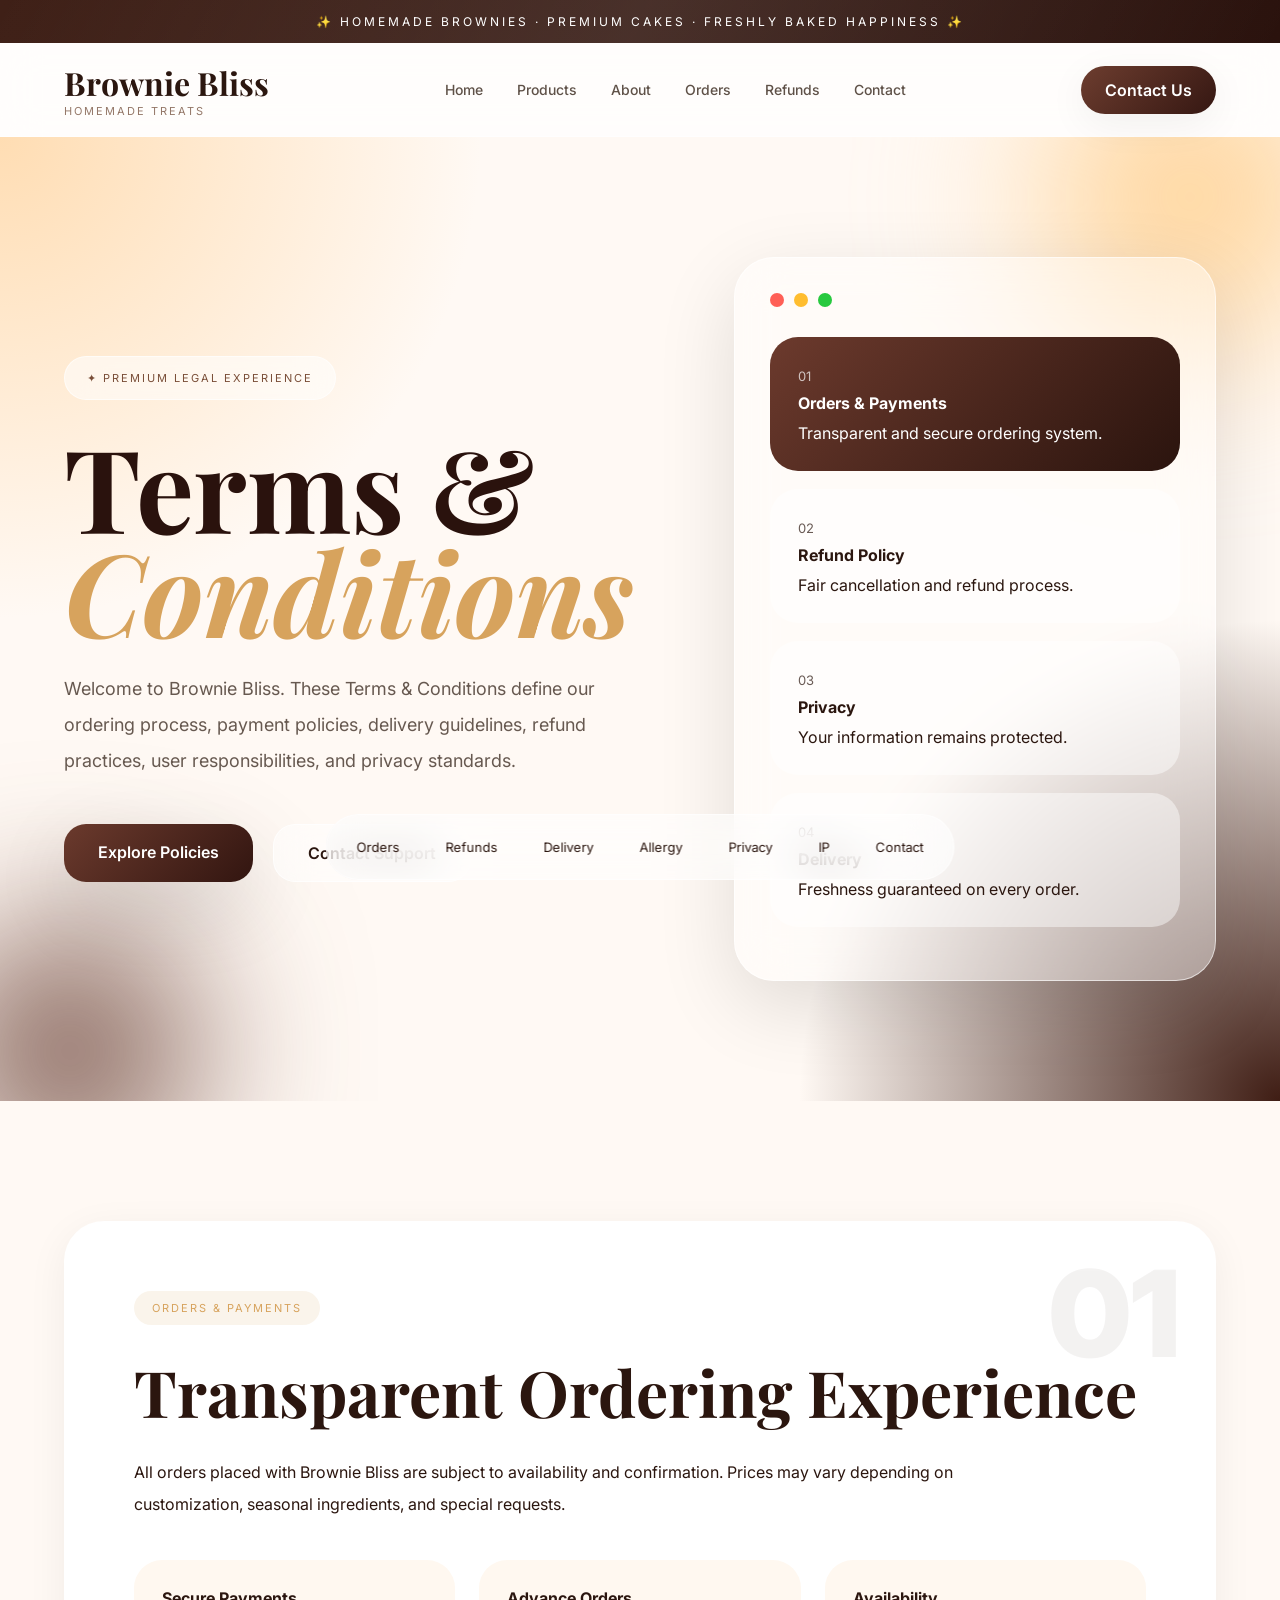
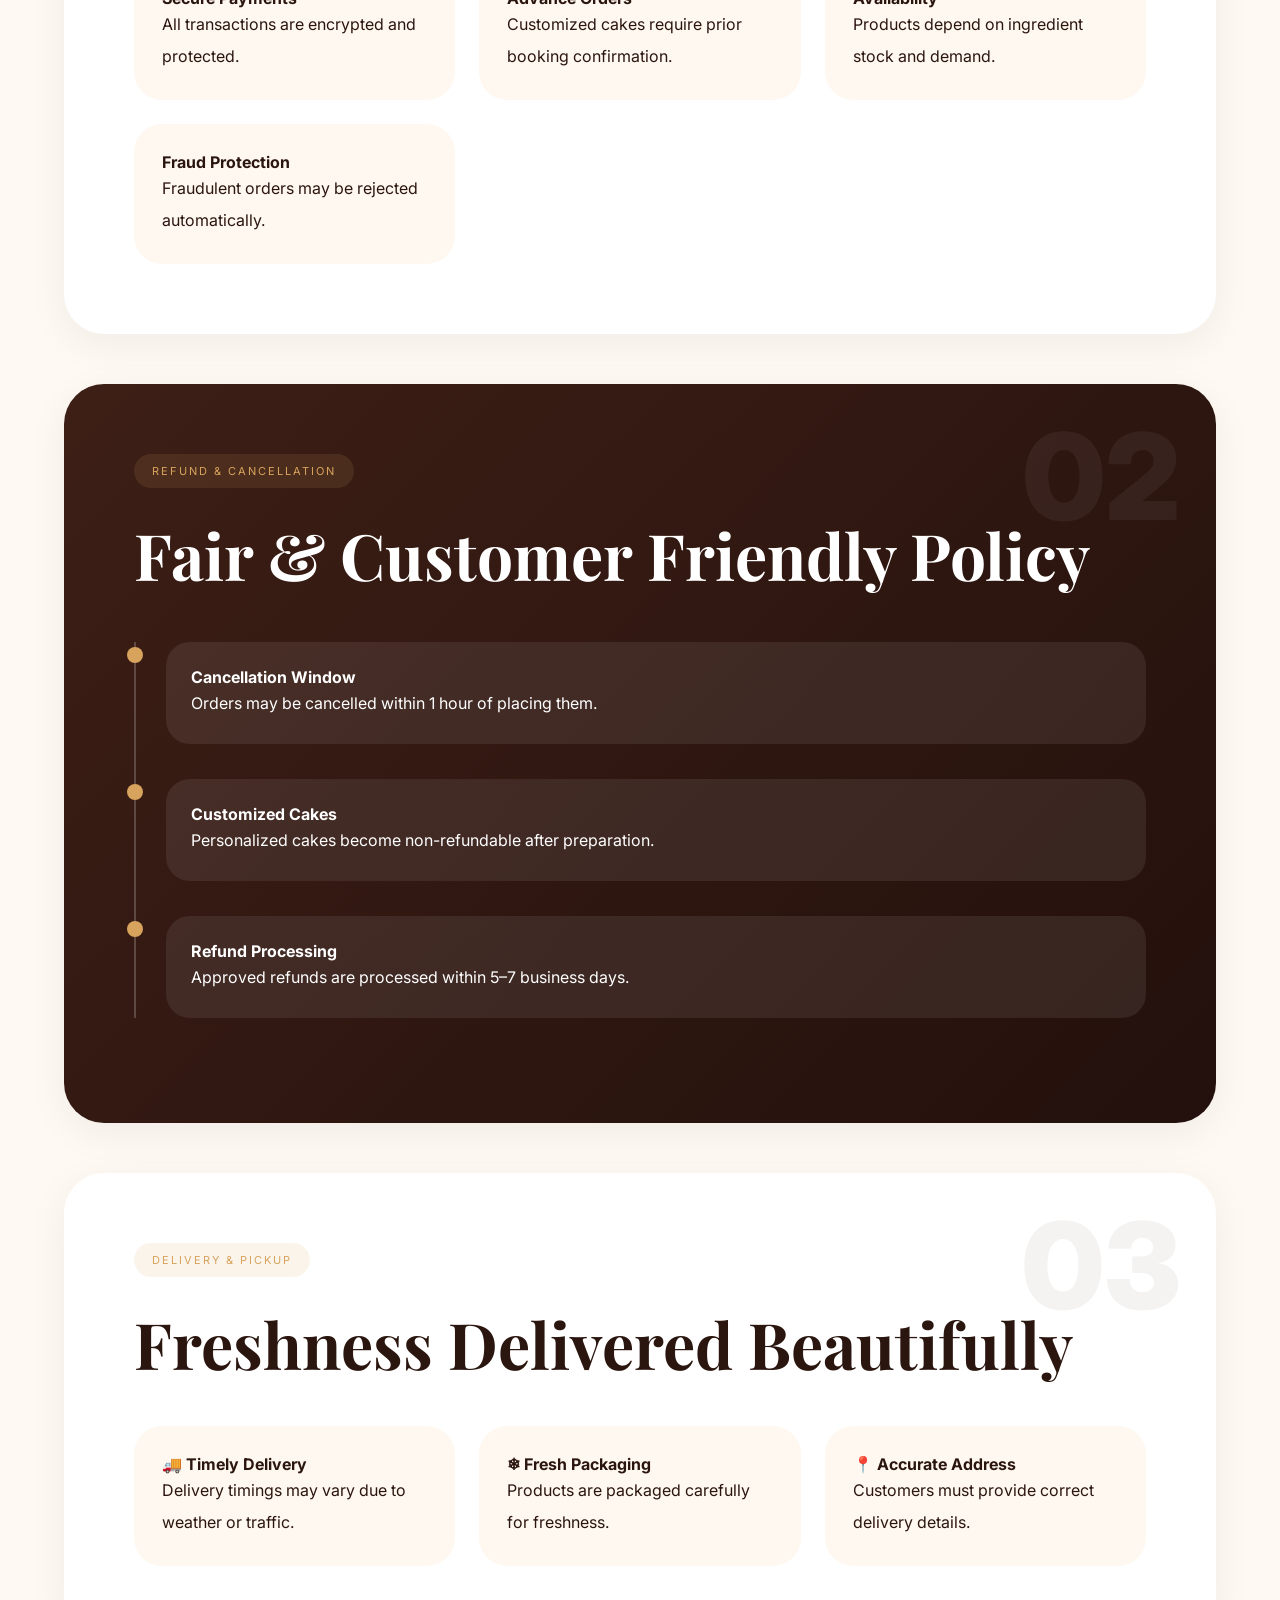
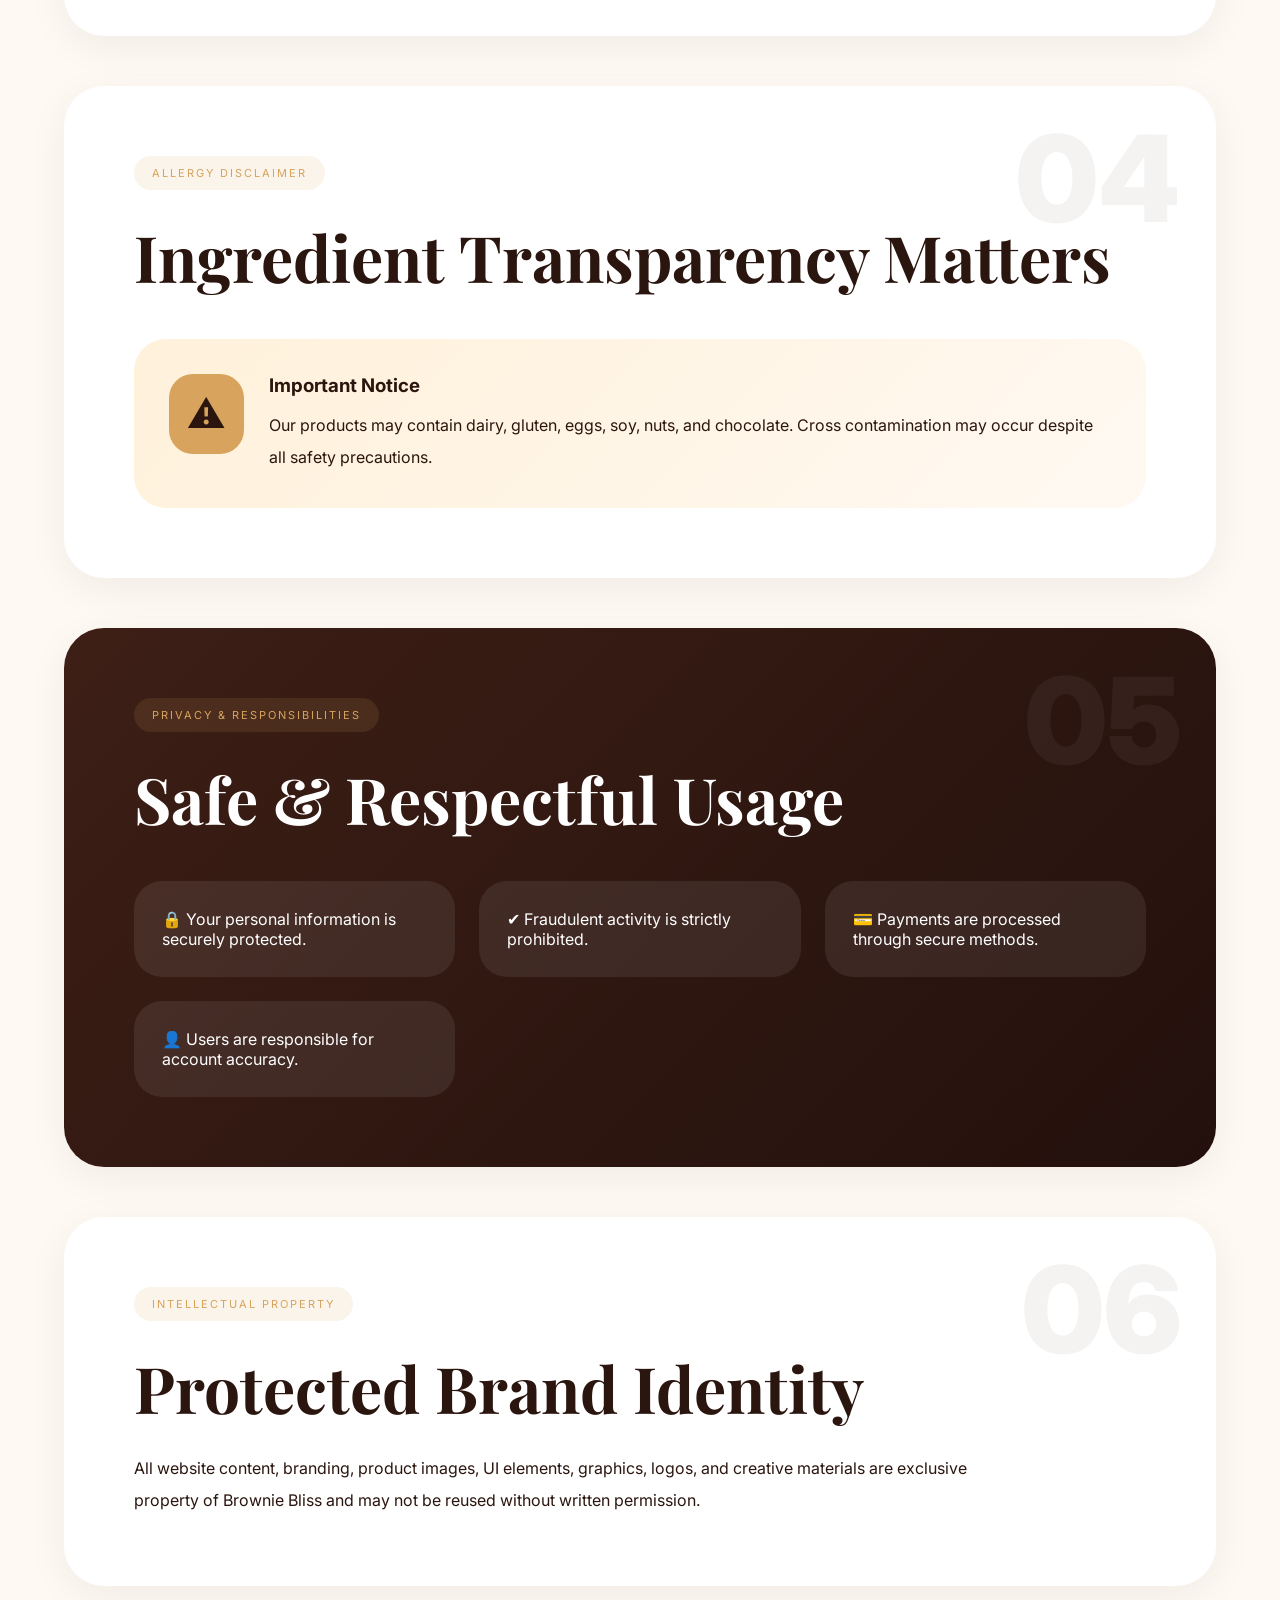
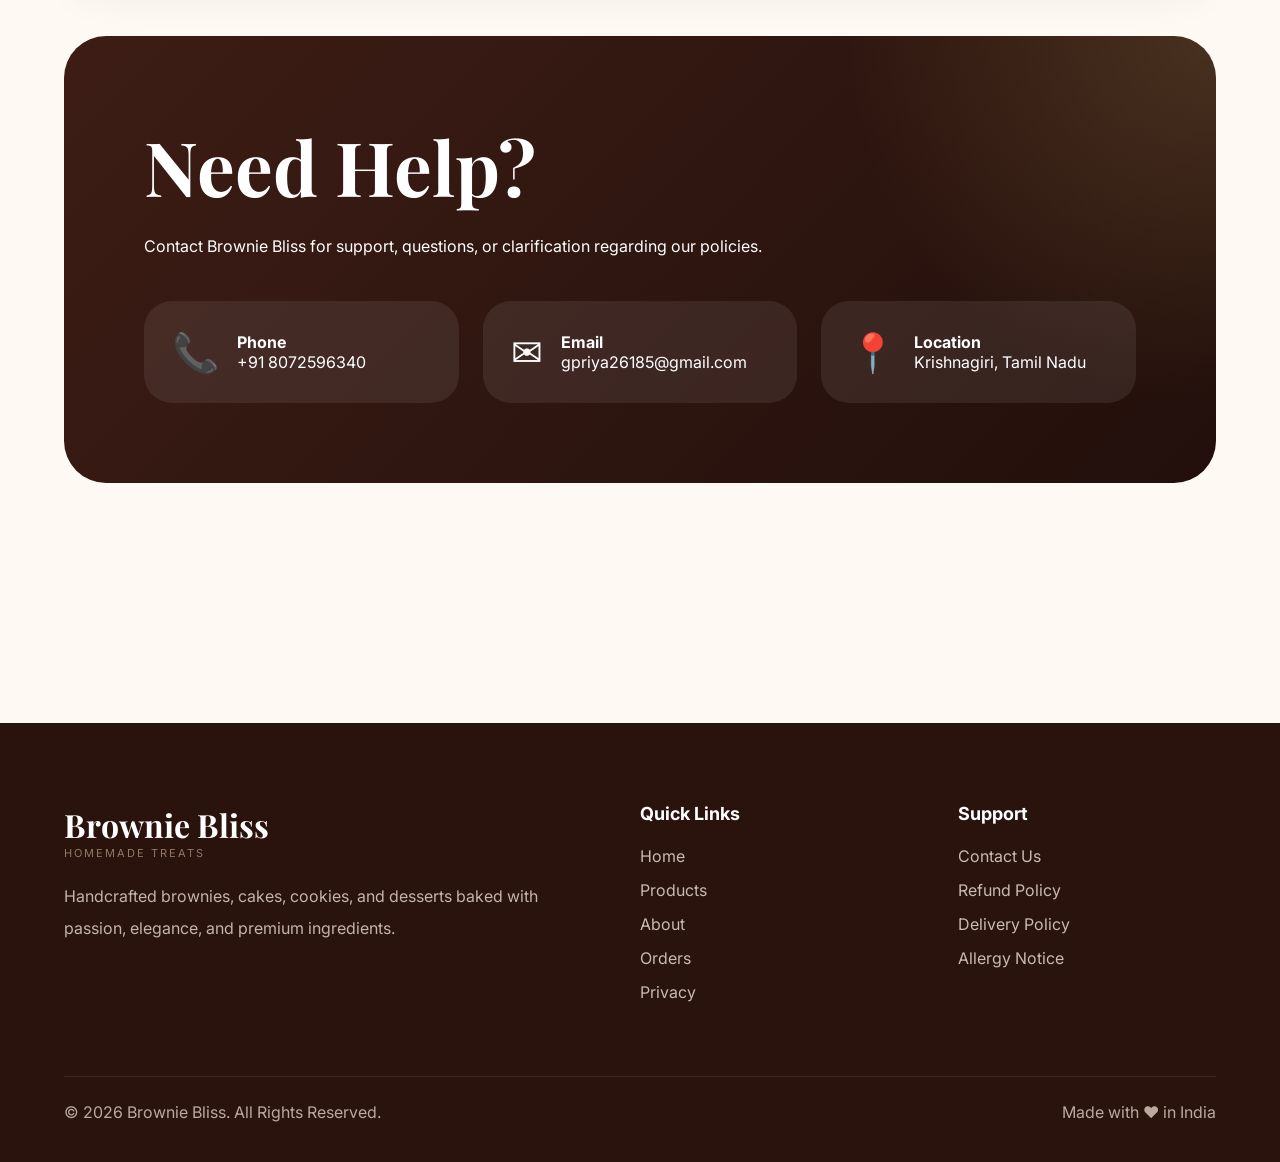
<file: public/terms.html>
<!doctype html>
<html lang="en" class="smooth-scroll">
  <head>
    <meta charset="UTF-8" />
    <meta name="viewport" content="width=device-width, initial-scale=1.0" />

    <title>Terms & Conditions | Brownie Bliss</title>

    <link rel="icon" type="image/png" href="assets/favicon.png" />

    <link
      href="https://fonts.googleapis.com/css2?family=Playfair+Display:wght@400;500;600;700;800&family=Inter:wght@300;400;500;600;700&display=swap"
      rel="stylesheet"
    />

    <style>
      :root {
        --bg: #fff9f4;
        --white: #ffffff;
        --dark: #2b160f;
        --brown: #5b3427;
        --gold: #d7a35d;
        --gold-light: #f6e2c5;
        --text: #5f5148;

        --glass: rgba(255, 255, 255, 0.5);

        --shadow: 0 10px 40px rgba(0, 0, 0, 0.06);

        --shadow-heavy: 0 25px 80px rgba(0, 0, 0, 0.12);

        --radius: 32px;
      }

      * {
        margin: 0;
        padding: 0;
        box-sizing: border-box;
      }

      html {
        scroll-behavior: smooth;
      }

      body {
        font-family: "Inter", sans-serif;
        background: var(--bg);
        color: var(--dark);
        overflow-x: hidden;
      }

      img {
        max-width: 100%;
      }

      a {
        text-decoration: none;
        color: inherit;
      }

      /* ===================================== */
      /* CUSTOM SCROLLBAR */
      /* ===================================== */

      ::-webkit-scrollbar {
        width: 10px;
      }

      ::-webkit-scrollbar-thumb {
        background: linear-gradient(var(--gold), #b97d34);
        border-radius: 999px;
      }

      /* ===================================== */
      /* ANNOUNCEMENT */
      /* ===================================== */

      .announcement {
        background: linear-gradient(90deg, #3f2017, #2a120d);

        color: white;

        text-align: center;

        padding: 14px;

        font-size: 12px;

        letter-spacing: 3px;

        text-transform: uppercase;

        position: relative;

        overflow: hidden;
      }

      .announcement::before {
        content: "";

        position: absolute;

        inset: 0;

        background: linear-gradient(
          120deg,
          transparent,
          rgba(255, 255, 255, 0.1),
          transparent
        );

        animation: shine 5s linear infinite;
      }

      @keyframes shine {
        0% {
          transform: translateX(-100%);
        }

        100% {
          transform: translateX(100%);
        }
      }

      /* ===================================== */
      /* HEADER */
      /* ===================================== */

      header {
        position: sticky;

        top: 0;

        z-index: 1000;

        backdrop-filter: blur(20px);

        background: rgba(255, 255, 255, 0.7);

        border-bottom: 1px solid rgba(255, 255, 255, 0.5);
      }

      .header-inner {
        max-width: 1500px;

        margin: auto;

        display: flex;

        align-items: center;

        justify-content: space-between;

        padding: 18px 5%;
      }

      .logo {
        display: flex;

        flex-direction: column;
      }

      .logo-name {
        font-family: "Playfair Display", serif;

        font-size: 32px;

        color: var(--dark);

        font-weight: 700;
      }

      .logo-sub {
        font-size: 11px;

        letter-spacing: 2px;

        color: #947768;

        text-transform: uppercase;
      }

      nav {
        display: flex;

        align-items: center;

        gap: 34px;
      }

      nav a {
        position: relative;

        font-size: 14px;

        font-weight: 500;

        color: var(--text);

        transition: 0.3s ease;
      }

      nav a::after {
        content: "";

        position: absolute;

        left: 0;

        bottom: -8px;

        width: 0;

        height: 2px;

        background: var(--gold);

        transition: 0.3s ease;
      }

      nav a:hover::after {
        width: 100%;
      }

      nav a:hover {
        color: var(--dark);
      }

      .header-btn {
        padding: 14px 24px;

        border-radius: 999px;

        background: linear-gradient(135deg, #6d3d2f, #351712);

        color: white;

        font-weight: 600;

        transition: 0.4s ease;

        box-shadow: var(--shadow);
      }

      .header-btn:hover {
        transform: translateY(-4px);

        box-shadow: var(--shadow-heavy);
      }

      .menu-toggle {
        display: none;

        width: 52px;

        height: 52px;

        border: none;

        border-radius: 18px;

        background: white;

        font-size: 24px;

        cursor: pointer;

        box-shadow: var(--shadow);
      }

      .mobile-menu {
        display: none;

        flex-direction: column;

        background: white;

        padding: 25px;

        gap: 20px;
      }

      .mobile-menu a {
        font-size: 15px;

        font-weight: 600;
      }

      /* ===================================== */
      /* HERO */
      /* ===================================== */

      .hero {
        position: relative;

        min-height: 100vh;

        display: flex;

        align-items: center;

        overflow: hidden;

        padding: 120px 5%;
      }

      .hero::before {
        content: "";

        position: absolute;

        inset: 0;

        background:
          radial-gradient(circle at top left, #ffddb3 0%, transparent 30%),
          radial-gradient(circle at bottom right, #3f1d14 0%, transparent 30%);
      }

      .hero-grid {
        position: relative;

        z-index: 2;

        max-width: 1500px;

        margin: auto;

        width: 100%;

        display: grid;

        grid-template-columns: 1.1fr 0.9fr;

        gap: 80px;

        align-items: center;
      }

      .badge {
        display: inline-flex;

        align-items: center;

        gap: 10px;

        padding: 14px 22px;

        border-radius: 999px;

        background: rgba(255, 255, 255, 0.55);

        backdrop-filter: blur(18px);

        border: 1px solid rgba(255, 255, 255, 0.6);

        font-size: 11px;

        text-transform: uppercase;

        letter-spacing: 2px;

        color: #7a4e38;
      }

      .hero-title {
        font-size: clamp(70px, 9vw, 140px);

        line-height: 0.9;

        margin: 35px 0 28px;

        font-family: "Playfair Display", serif;

        color: #2a120d;
      }

      .hero-title span {
        display: block;

        color: var(--gold);

        font-style: italic;
      }

      .hero-desc {
        max-width: 700px;

        line-height: 2;

        color: #675950;

        font-size: 18px;
      }

      .hero-actions {
        display: flex;

        gap: 20px;

        margin-top: 45px;

        flex-wrap: wrap;
      }

      .btn {
        padding: 18px 34px;

        border-radius: 22px;

        font-weight: 600;

        transition: 0.45s ease;
      }

      .btn-primary {
        background: linear-gradient(135deg, #6b3a2d, #321510);

        color: white;

        box-shadow: var(--shadow-heavy);
      }

      .btn-primary:hover {
        transform: translateY(-6px) scale(1.02);
      }

      .btn-secondary {
        background: rgba(255, 255, 255, 0.5);

        backdrop-filter: blur(18px);

        border: 1px solid rgba(255, 255, 255, 0.7);
      }

      .btn-secondary:hover {
        background: white;
      }

      /* HERO CARD */

      .glass-card {
        position: relative;

        overflow: hidden;

        background: rgba(255, 255, 255, 0.4);

        backdrop-filter: blur(25px);

        border: 1px solid rgba(255, 255, 255, 0.6);

        border-radius: 40px;

        padding: 35px;

        box-shadow: var(--shadow-heavy);
      }

      .glass-top {
        display: flex;

        gap: 10px;

        margin-bottom: 30px;
      }

      .dot {
        width: 14px;

        height: 14px;

        border-radius: 50%;
      }

      .red {
        background: #ff5f56;
      }
      .yellow {
        background: #ffbd2f;
      }
      .green {
        background: #27c93f;
      }

      .policy-box {
        padding: 28px;

        border-radius: 28px;

        background: rgba(255, 255, 255, 0.45);

        margin-bottom: 18px;

        transition: 0.45s ease;
      }

      .policy-box:hover {
        transform: translateX(8px);
      }

      .policy-box.active {
        background: linear-gradient(135deg, #6c3a2d, #2b140e);

        color: white;
      }

      .policy-box span {
        font-size: 13px;

        opacity: 0.7;
      }

      .policy-box h4 {
        margin: 8px 0 10px;
      }

      /* ===================================== */
      /* FLOATING NAV */
      /* ===================================== */

      .floating-nav {
        position: fixed;

        left: 50%;

        transform: translateX(-50%);

        bottom: 20px;

        z-index: 999;

        display: flex;

        gap: 10px;

        padding: 12px;

        border-radius: 999px;

        background: rgba(255, 255, 255, 0.55);

        backdrop-filter: blur(22px);

        border: 1px solid rgba(255, 255, 255, 0.6);

        overflow-x: auto;

        max-width: 95%;
      }

      .floating-nav a {
        padding: 12px 18px;

        border-radius: 999px;

        font-size: 13px;

        white-space: nowrap;

        transition: 0.3s ease;
      }

      .floating-nav a:hover {
        background: #34150f;

        color: white;
      }

      /* ===================================== */
      /* MAIN SECTION */
      /* ===================================== */

      .legal-wrapper {
        padding: 120px 5%;
      }

      .legal-card {
        position: relative;

        overflow: hidden;

        background: white;

        border-radius: 40px;

        padding: 70px;

        margin-bottom: 50px;

        box-shadow: var(--shadow);
      }

      .legal-card.dark {
        background: linear-gradient(135deg, #3d1f16, #23100c);

        color: white;
      }

      .card-number {
        position: absolute;

        right: 35px;

        top: 20px;

        font-size: 120px;

        font-weight: 900;

        opacity: 0.05;
      }

      .tag {
        display: inline-block;

        padding: 10px 18px;

        border-radius: 999px;

        background: rgba(215, 163, 93, 0.12);

        color: var(--gold);

        text-transform: uppercase;

        font-size: 11px;

        letter-spacing: 2px;

        margin-bottom: 24px;
      }

      .legal-card h2 {
        font-family: "Playfair Display", serif;

        font-size: clamp(38px, 5vw, 65px);

        margin-bottom: 22px;
      }

      .legal-card p {
        line-height: 2;

        max-width: 900px;
      }

      /* GRID */

      .grid {
        margin-top: 40px;

        display: grid;

        grid-template-columns: repeat(auto-fit, minmax(240px, 1fr));

        gap: 24px;
      }

      .mini-card {
        padding: 28px;

        border-radius: 28px;

        background: #fff8f0;

        transition: 0.45s ease;
      }

      .mini-card:hover {
        transform: translateY(-10px);

        box-shadow: var(--shadow-heavy);
      }

      .dark .mini-card {
        background: rgba(255, 255, 255, 0.08);
      }

      /* TIMELINE */

      .timeline {
        margin-top: 45px;

        border-left: 2px solid rgba(255, 255, 255, 0.2);

        padding-left: 30px;
      }

      .timeline-item {
        position: relative;

        margin-bottom: 35px;
      }

      .timeline-dot {
        position: absolute;

        left: -39px;

        top: 5px;

        width: 16px;

        height: 16px;

        border-radius: 50%;

        background: var(--gold);
      }

      .timeline-box {
        padding: 25px;

        border-radius: 24px;

        background: rgba(255, 255, 255, 0.08);
      }

      /* ALERT */

      .alert {
        margin-top: 40px;

        display: flex;

        gap: 25px;

        align-items: flex-start;

        padding: 35px;

        border-radius: 32px;

        background: linear-gradient(135deg, #fff1da, #fff9f2);
      }

      .alert-icon {
        width: 80px;

        height: 80px;

        border-radius: 24px;

        display: flex;

        align-items: center;

        justify-content: center;

        background: var(--gold);

        font-size: 38px;
      }

      /* CONTACT */

      .contact-section {
        position: relative;

        overflow: hidden;

        background: linear-gradient(135deg, #3d1d15, #220f0b);

        color: white;

        border-radius: 42px;

        padding: 80px;
      }

      .contact-section::before {
        content: "";

        position: absolute;

        inset: 0;

        background: radial-gradient(
          circle at top right,
          rgba(255, 220, 130, 0.15),
          transparent 30%
        );
      }

      .contact-inner {
        position: relative;

        z-index: 2;
      }

      .contact-inner h2 {
        font-family: "Playfair Display", serif;

        font-size: clamp(42px, 6vw, 75px);

        margin-bottom: 20px;
      }

      .contact-grid {
        margin-top: 45px;

        display: grid;

        grid-template-columns: repeat(auto-fit, minmax(250px, 1fr));

        gap: 24px;
      }

      .contact-box {
        padding: 28px;

        border-radius: 28px;

        background: rgba(255, 255, 255, 0.08);

        display: flex;

        gap: 18px;

        align-items: center;
      }

      .contact-box span {
        font-size: 38px;
      }

      /* ===================================== */
      /* FOOTER */
      /* ===================================== */

      footer {
        margin-top: 120px;

        background: #2a120d;

        color: white;

        padding: 80px 5% 40px;
      }

      .footer-grid {
        max-width: 1500px;

        margin: auto;

        display: grid;

        grid-template-columns: 2fr 1fr 1fr;

        gap: 60px;
      }

      .footer-brand p {
        margin-top: 20px;

        line-height: 2;

        color: #c4b4aa;
      }

      .footer-col h4 {
        margin-bottom: 22px;

        font-size: 18px;
      }

      .footer-col a {
        display: block;

        margin-bottom: 14px;

        color: #c9bbb2;

        transition: 0.3s ease;
      }

      .footer-col a:hover {
        color: white;

        transform: translateX(5px);
      }

      .footer-bottom {
        margin-top: 60px;

        padding-top: 25px;

        border-top: 1px solid rgba(255, 255, 255, 0.08);

        display: flex;

        justify-content: space-between;

        flex-wrap: wrap;

        gap: 15px;

        color: #bca99e;
      }

      /* ===================================== */
      /* REVEAL */
      /* ===================================== */

      .reveal {
        opacity: 0;

        transform: translateY(60px);

        transition: 1s ease;
      }

      .reveal.active {
        opacity: 1;

        transform: translateY(0);
      }

      /* ===================================== */
      /* ORBS */
      /* ===================================== */

      .orb {
        position: absolute;

        border-radius: 50%;

        filter: blur(90px);

        animation: float 8s ease-in-out infinite;
      }

      .orb1 {
        width: 280px;

        height: 280px;

        background: #ffd08f;

        top: -80px;

        right: -50px;
      }

      .orb2 {
        width: 220px;

        height: 220px;

        background: #5b2e22;

        bottom: -60px;

        left: -40px;
      }

      @keyframes float {
        0%,
        100% {
          transform: translateY(0);
        }

        50% {
          transform: translateY(-25px);
        }
      }

      /* ===================================== */
      /* MOBILE */
      /* ===================================== */

      @media (max-width: 1100px) {
        .hero-grid {
          grid-template-columns: 1fr;
        }

        nav {
          display: none;
        }

        .menu-toggle {
          display: block;
        }

        .mobile-menu.show {
          display: flex;
        }
      }

      @media (max-width: 768px) {
        .hero-title {
          font-size: 64px;
        }

        .hero-actions {
          flex-direction: column;
        }

        .btn {
          width: 100%;
          text-align: center;
        }

        .legal-card {
          padding: 40px 30px;
        }

        .contact-section {
          padding: 50px 30px;
        }

        .footer-grid {
          grid-template-columns: 1fr;
        }

        .floating-nav {
          bottom: 12px;
        }
      }
    </style>
  </head>

  <body>
    <!-- ===================================== -->
    <!-- ANNOUNCEMENT -->
    <!-- ===================================== -->

    <div class="announcement">
      ✨ HOMEMADE BROWNIES · PREMIUM CAKES · FRESHLY BAKED HAPPINESS ✨
    </div>

    <!-- ===================================== -->
    <!-- HEADER -->
    <!-- ===================================== -->

    <header>
      <div class="header-inner">
        <a href="index.html" class="logo">
          <span class="logo-name"> Brownie Bliss </span>

          <span class="logo-sub"> Homemade Treats </span>
        </a>

        <nav>
          <a href="index.html">Home</a>

          <a href="products.html">Products</a>

          <a href="about.html">About</a>

          <a href="#orders">Orders</a>

          <a href="#refunds">Refunds</a>

          <a href="#contact">Contact</a>
        </nav>

        <a href="contact.html" class="header-btn"> Contact Us </a>

        <button class="menu-toggle" id="menuBtn">☰</button>
      </div>

      <div class="mobile-menu" id="mobileMenu">
        <a href="index.html">Home</a>

        <a href="products.html">Products</a>

        <a href="about.html">About</a>

        <a href="#orders">Orders</a>

        <a href="#refunds">Refunds</a>

        <a href="#contact">Contact</a>
      </div>
    </header>

    <!-- ===================================== -->
    <!-- HERO -->
    <!-- ===================================== -->

    <section class="hero">
      <div class="orb orb1"></div>
      <div class="orb orb2"></div>

      <div class="hero-grid">
        <div>
          <span class="badge"> ✦ Premium Legal Experience </span>

          <h1 class="hero-title">
            Terms &
            <span>Conditions</span>
          </h1>

          <p class="hero-desc">
            Welcome to Brownie Bliss. These Terms & Conditions define our
            ordering process, payment policies, delivery guidelines, refund
            practices, user responsibilities, and privacy standards.
          </p>

          <div class="hero-actions">
            <a href="#legal" class="btn btn-primary"> Explore Policies </a>

            <a href="contact.html" class="btn btn-secondary">
              Contact Support
            </a>
          </div>
        </div>

        <!-- RIGHT CARD -->

        <div class="glass-card">
          <div class="glass-top">
            <div class="dot red"></div>
            <div class="dot yellow"></div>
            <div class="dot green"></div>
          </div>

          <div class="policy-box active">
            <span>01</span>

            <h4>Orders & Payments</h4>

            <p>Transparent and secure ordering system.</p>
          </div>

          <div class="policy-box">
            <span>02</span>

            <h4>Refund Policy</h4>

            <p>Fair cancellation and refund process.</p>
          </div>

          <div class="policy-box">
            <span>03</span>

            <h4>Privacy</h4>

            <p>Your information remains protected.</p>
          </div>

          <div class="policy-box">
            <span>04</span>

            <h4>Delivery</h4>

            <p>Freshness guaranteed on every order.</p>
          </div>
        </div>
      </div>
    </section>

    <!-- ===================================== -->
    <!-- FLOATING NAV -->
    <!-- ===================================== -->

    <div class="floating-nav">
      <a href="#orders">Orders</a>

      <a href="#refunds">Refunds</a>

      <a href="#delivery">Delivery</a>

      <a href="#allergy">Allergy</a>

      <a href="#privacy">Privacy</a>

      <a href="#property">IP</a>

      <a href="#contact">Contact</a>
    </div>

    <!-- ===================================== -->
    <!-- MAIN -->
    <!-- ===================================== -->

    <main class="legal-wrapper" id="legal">
      <!-- ORDERS -->

      <section class="legal-card reveal" id="orders">
        <div class="card-number">01</div>

        <span class="tag"> Orders & Payments </span>

        <h2>Transparent Ordering Experience</h2>

        <p>
          All orders placed with Brownie Bliss are subject to availability and
          confirmation. Prices may vary depending on customization, seasonal
          ingredients, and special requests.
        </p>

        <div class="grid">
          <div class="mini-card">
            <h4>Secure Payments</h4>

            <p>All transactions are encrypted and protected.</p>
          </div>

          <div class="mini-card">
            <h4>Advance Orders</h4>

            <p>Customized cakes require prior booking confirmation.</p>
          </div>

          <div class="mini-card">
            <h4>Availability</h4>

            <p>Products depend on ingredient stock and demand.</p>
          </div>

          <div class="mini-card">
            <h4>Fraud Protection</h4>

            <p>Fraudulent orders may be rejected automatically.</p>
          </div>
        </div>
      </section>

      <!-- REFUND -->

      <section class="legal-card dark reveal" id="refunds">
        <div class="card-number">02</div>

        <span class="tag"> Refund & Cancellation </span>

        <h2>Fair & Customer Friendly Policy</h2>

        <div class="timeline">
          <div class="timeline-item">
            <div class="timeline-dot"></div>

            <div class="timeline-box">
              <h4>Cancellation Window</h4>

              <p>Orders may be cancelled within 1 hour of placing them.</p>
            </div>
          </div>

          <div class="timeline-item">
            <div class="timeline-dot"></div>

            <div class="timeline-box">
              <h4>Customized Cakes</h4>

              <p>Personalized cakes become non-refundable after preparation.</p>
            </div>
          </div>

          <div class="timeline-item">
            <div class="timeline-dot"></div>

            <div class="timeline-box">
              <h4>Refund Processing</h4>

              <p>Approved refunds are processed within 5–7 business days.</p>
            </div>
          </div>
        </div>
      </section>

      <!-- DELIVERY -->

      <section class="legal-card reveal" id="delivery">
        <div class="card-number">03</div>

        <span class="tag"> Delivery & Pickup </span>

        <h2>Freshness Delivered Beautifully</h2>

        <div class="grid">
          <div class="mini-card">
            <h4>🚚 Timely Delivery</h4>

            <p>Delivery timings may vary due to weather or traffic.</p>
          </div>

          <div class="mini-card">
            <h4>❄ Fresh Packaging</h4>

            <p>Products are packaged carefully for freshness.</p>
          </div>

          <div class="mini-card">
            <h4>📍 Accurate Address</h4>

            <p>Customers must provide correct delivery details.</p>
          </div>
        </div>
      </section>

      <!-- ALLERGY -->

      <section class="legal-card reveal" id="allergy">
        <div class="card-number">04</div>

        <span class="tag"> Allergy Disclaimer </span>

        <h2>Ingredient Transparency Matters</h2>

        <div class="alert">
          <div class="alert-icon">⚠</div>

          <div>
            <h3 style="margin-bottom: 12px">Important Notice</h3>

            <p>
              Our products may contain dairy, gluten, eggs, soy, nuts, and
              chocolate. Cross contamination may occur despite all safety
              precautions.
            </p>
          </div>
        </div>
      </section>

      <!-- PRIVACY -->

      <section class="legal-card dark reveal" id="privacy">
        <div class="card-number">05</div>

        <span class="tag"> Privacy & Responsibilities </span>

        <h2>Safe & Respectful Usage</h2>

        <div class="grid">
          <div class="mini-card">
            🔒 Your personal information is securely protected.
          </div>

          <div class="mini-card">
            ✔ Fraudulent activity is strictly prohibited.
          </div>

          <div class="mini-card">
            💳 Payments are processed through secure methods.
          </div>

          <div class="mini-card">
            👤 Users are responsible for account accuracy.
          </div>
        </div>
      </section>

      <!-- IP -->

      <section class="legal-card reveal" id="property">
        <div class="card-number">06</div>

        <span class="tag"> Intellectual Property </span>

        <h2>Protected Brand Identity</h2>

        <p>
          All website content, branding, product images, UI elements, graphics,
          logos, and creative materials are exclusive property of Brownie Bliss
          and may not be reused without written permission.
        </p>
      </section>

      <!-- CONTACT -->

      <section class="contact-section reveal" id="contact">
        <div class="contact-inner">
          <h2>Need Help?</h2>

          <p>
            Contact Brownie Bliss for support, questions, or clarification
            regarding our policies.
          </p>

          <div class="contact-grid">
            <div class="contact-box">
              <span>📞</span>

              <div>
                <h4>Phone</h4>

                <p>+91 8072596340</p>
              </div>
            </div>

            <div class="contact-box">
              <span>✉</span>

              <div>
                <h4>Email</h4>

                <p>gpriya26185@gmail.com</p>
              </div>
            </div>

            <div class="contact-box">
              <span>📍</span>

              <div>
                <h4>Location</h4>

                <p>Krishnagiri, Tamil Nadu</p>
              </div>
            </div>
          </div>
        </div>
      </section>
    </main>

    <!-- ===================================== -->
    <!-- FOOTER -->
    <!-- ===================================== -->

    <footer>
      <div class="footer-grid">
        <div class="footer-brand">
          <div class="logo">
            <span class="logo-name" style="color: white"> Brownie Bliss </span>

            <span class="logo-sub"> Homemade Treats </span>
          </div>

          <p>
            Handcrafted brownies, cakes, cookies, and desserts baked with
            passion, elegance, and premium ingredients.
          </p>
        </div>

        <div class="footer-col">
          <h4>Quick Links</h4>

          <a href="index.html">Home</a>

          <a href="products.html">Products</a>

          <a href="about.html">About</a>

          <a href="#orders">Orders</a>

          <a href="#privacy">Privacy</a>
        </div>

        <div class="footer-col">
          <h4>Support</h4>

          <a href="contact.html">Contact Us</a>

          <a href="#refunds">Refund Policy</a>

          <a href="#delivery">Delivery Policy</a>

          <a href="#allergy">Allergy Notice</a>
        </div>
      </div>

      <div class="footer-bottom">
        <span> © 2026 Brownie Bliss. All Rights Reserved. </span>

        <span> Made with ❤️ in India </span>
      </div>
    </footer>

    <!-- ===================================== -->
    <!-- SCRIPT -->
    <!-- ===================================== -->

    <script>
      /* MOBILE MENU */

      const menuBtn = document.getElementById("menuBtn");

      const mobileMenu = document.getElementById("mobileMenu");

      menuBtn.addEventListener("click", () => {
        mobileMenu.classList.toggle("show");
      });

      /* REVEAL */

      const reveals = document.querySelectorAll(".reveal");

      const observer = new IntersectionObserver(
        (entries) => {
          entries.forEach((entry) => {
            if (entry.isIntersecting) {
              entry.target.classList.add("active");
            }
          });
        },
        {
          threshold: 0.15,
        },
      );

      reveals.forEach((el) => {
        observer.observe(el);
      });
    </script>
  </body>
</html>
</file>
<file: public/style.css>
style.css html {
  scroll-behavior: smooth;
}

:root {
  --color-primary: #4a2c0a;
  --brown-mid: #3c1e14;
  --color-accent: #d2691e;
  --brand-red: #8b0000;
  --gold: #d4af37;
  --gold-light: #f4e4bc;
  --cream: #fff9f2;
  --cream-dark: #f5e8d0;
  --text-dark: #1a0f08;
  --text-mid: #4a2f1a;
  --white: #fff;
  --shadow-sm: 0 2px 4px rgba(26, 9, 5, 0.05);
  --shadow-md: 0 10px 30px rgba(26, 9, 5, 0.1);
  --shadow-lg: 0 20px 50px rgba(26, 9, 5, 0.15);
  --radius-sm: 4px;
  --radius-md: 12px;
  --radius-lg: 20px;
  --glass: rgba(255, 255, 255, 0.15);
  --glass-border: rgba(255, 255, 255, 0.2);
}

html.dark {
  --cream: #121212;
  --cream-dark: #1e1e1e;
  --white: #1a1a1a;

  --text-dark: #f5f5f5;
  --text-mid: #d1d1d1;

  --brown-dark: #f5e6ca;
  --brown-mid: #d6b98c;
  --brown-warm: #e0b97f;

  --glass: rgba(255, 255, 255, 0.08);
  --glass-border: rgba(255, 255, 255, 0.15);
}

* {
  margin: 0;
  padding: 0;
  box-sizing: border-box;
}

body {
  background: var(--cream);
  color: var(--text-dark);
  font-family: "DM Sans", sans-serif;
  overflow-x: hidden;
  width: 100%;
  max-width: 100%;
}

/* ANNOUNCEMENT BAR */
.announcement {
  background: var(--color-primary);
  color: var(--gold-light);
  text-align: center;
  padding: 10px 20px;
  font-size: 13px;
  letter-spacing: 1.5px;
  font-family: "DM Sans", sans-serif;
  font-weight: 400;
}

/* HEADER */
header {
  background: var(--white);
  border-bottom: 1px solid var(--cream-dark);
  position: sticky;
  top: 0;
  z-index: 1000;
  box-shadow: 0 2px 20px rgba(44, 24, 16, 0.08);
}

.header-inner {
  max-width: 1300px;
  margin: 0 auto;
  padding: 0 30px;
  display: flex;
  align-items: center;
  justify-content: space-between;
  height: 72px;
}

.logo {
  display: flex;
  flex-direction: column;
  line-height: 1;
}

.logo-name {
  font-family: "Playfair Display", serif;
  font-size: 26px;
  font-weight: 700;
  color: var(--color-primary);
  letter-spacing: 1px;
  margin-bottom: 4px;
}

.logo-sub {
  font-family: "Cormorant Garamond", serif;
  font-size: 11px;
  letter-spacing: 3px;
  color: var(--gold);
  text-transform: uppercase;
  margin-bottom: 15px;
}

nav {
  display: flex;
  gap: 30px;
  align-items: center;
}

nav a {
  text-decoration: none;
  color: var(--text-mid);
  font-size: 13px;
  letter-spacing: 0.5px;
  font-weight: 500;
  transition: color 0.2s;
  position: relative;
}

nav a::after {
  content: "";
  position: absolute;
  bottom: -3px;
  left: 0;
  right: 0;
  height: 1px;
  background: var(--gold);
  transform: scaleX(0);
  transition: transform 0.25s;
}

nav a:hover::after {
  transform: scaleX(1);
}

nav a:hover {
  color: var(--color-primary);
}

.header-actions {
  display: flex;
  gap: 16px;
  align-items: center;
}

.cart-btn {
  position: relative;
  background: none;
  border: 2px solid var(--color-primary);
  color: var(--color-primary);
  padding: 9px 22px;
  font-family: "DM Sans", sans-serif;
  font-size: 13px;
  font-weight: 600;
  letter-spacing: 1px;
  cursor: pointer;
  transition: all 0.2s;
  border-radius: 0;
  display: flex;
  align-items: center;
  gap: 8px;
}

.cart-btn:hover {
  background: var(--color-primary);
  color: var(--white);
}

.cart-count {
  background: var(--gold);
  color: var(--color-primary);
  border-radius: 50%;
  width: 20px;
  height: 20px;
  font-size: 11px;
  font-weight: 700;
  display: flex;
  align-items: center;
  justify-content: center;
}

/* HERO */
.hero {
  background: var(--color-primary);
  position: relative;
  overflow: hidden;
  min-height: 520px;
  display: flex;
  align-items: center;
}

.hero-bg {
  position: absolute;
  inset: 0;
  background:
    radial-gradient(
      ellipse at 30% 50%,
      rgba(201, 169, 110, 0.15) 0%,
      transparent 60%
    ),
    radial-gradient(
      ellipse at 80% 20%,
      rgba(139, 69, 19, 0.3) 0%,
      transparent 50%
    ),
    linear-gradient(135deg, #2c1810 0%, #3d1f10 50%, #1a0c06 100%);
}

.hero-pattern {
  position: absolute;
  inset: 0;
  opacity: 0.04;
  background-image: repeating-linear-gradient(
    45deg,
    var(--gold) 0,
    var(--gold) 1px,
    transparent 0,
    transparent 50%
  );
  background-size: 20px 20px;
}

.hero-content {
  position: relative;
  max-width: 1300px;
  margin: 0 auto;
  padding: 80px 30px;
  display: grid;
  grid-template-columns: 1fr 1fr;
  gap: 60px;
  align-items: center;
  width: 100%;
}

.hero-text {
  color: var(--white);
}

.hero-badge {
  display: inline-block;
  border: 1px solid var(--gold);
  color: var(--gold);
  font-size: 10px;
  letter-spacing: 3px;
  text-transform: uppercase;
  padding: 6px 16px;
  margin-bottom: 24px;
  font-family: "DM Sans", sans-serif;
}

.hero-title {
  font-family: "Playfair Display", serif;
  font-size: clamp(36px, 4vw, 56px);
  font-weight: 700;
  line-height: 1.15;
  color: var(--cream);
  margin-bottom: 20px;
}

.hero-title em {
  font-style: italic;
  color: var(--gold);
}

.hero-desc {
  font-family: "Cormorant Garamond", serif;
  font-size: 18px;
  color: rgba(253, 246, 237, 0.7);
  line-height: 1.7;
  margin-bottom: 36px;
  font-weight: 300;
}

.hero-cta {
  display: inline-flex;
  align-items: center;
  gap: 12px;
  background: var(--gold);
  color: var(--color-primary);
  padding: 14px 36px;
  text-decoration: none;
  font-size: 13px;
  font-weight: 700;
  letter-spacing: 1.5px;
  text-transform: uppercase;
  transition: all 0.25s;
  font-family: 'DM Sans', sans-serif;
  cursor: pointer;
  border: none;
  cursor: pointer;
  transition: 0.3s ease;
}

.hero-cta:hover {
  background: var(--cream);
  transform: translateY(-2px);
  box-shadow: 0 10px 20px rgba(217, 119, 87, 0.3);
}

.hero-visual {
  display: grid;
  grid-template-columns: 1fr 1fr;
  gap: 12px;
}

.hero-card {
  background: var(--glass);
  backdrop-filter: blur(14px);
  -webkit-backdrop-filter: blur(14px);
  border: 1px solid var(--glass-border);
  border-radius: var(--radius-md);
  overflow: hidden;
  cursor: pointer;
  transition: all 0.4s cubic-bezier(0.165, 0.84, 0.44, 1);
  box-shadow: var(--shadow-md);
}

.hero-card:hover {
  transform: translateY(-8px) scale(1.02);
  box-shadow: var(--shadow-lg);
  border-color: rgba(212, 175, 55, 0.4);
}

.hero-card:first-child {
  grid-column: span 2;
}

.hero-card img {
  width: 100%;
  height: 200px;
  object-fit: cover;
  display: block;
}

.hero-card:first-child img {
  height: 160px;
}

.hero-card-label {
  padding: 14px 18px;
  font-family: "DM Sans", sans-serif;
  font-size: 13px;
  font-weight: 600;
  color: #fff;
  letter-spacing: 0.5px;
  background: linear-gradient(to bottom, rgba(0, 0, 0, 0), rgba(0, 0, 0, 0.4));
}

.hero-content {
  overflow: hidden;
}

.hero-visual {
  max-width: 100%;
}

/* VALUES STRIP */
.values-strip {
  background: var(--brown-mid);
  padding: 28px 30px;
}

.values-inner {
  max-width: 1300px;
  margin: 0 auto;
  display: flex;
  justify-content: space-around;
  flex-wrap: wrap;
  gap: 20px;
}

.value-item {
  display: flex;
  align-items: center;
  gap: 12px;
  color: var(--cream);
}

.value-icon {
  font-size: 22px;
  opacity: 0.9;
}

.value-text strong {
  display: block;
  font-size: 13px;
  font-weight: 600;
  letter-spacing: 0.5px;
  font-family: "DM Sans", sans-serif;
}

.value-text span {
  font-size: 11px;
  opacity: 0.65;
  font-family: "Cormorant Garamond", serif;
  font-size: 13px;
}

/* SECTION TITLES */
.section-header {
  text-align: center;
  margin-bottom: 48px;
}

.section-label {
  font-family: "DM Sans", sans-serif;
  font-size: 10px;
  letter-spacing: 4px;
  color: var(--gold);
  text-transform: uppercase;
  margin-bottom: 12px;
  display: block;
}

.section-title {
  font-family: "Playfair Display", serif;
  font-size: clamp(28px, 3vw, 40px);
  font-weight: 600;
  color: var(--color-primary);
}

.section-title em {
  font-style: italic;
  color: var(--color-accent);
}

/* CATEGORIES */
.categories-section {
  padding: 80px 30px;
  max-width: 1300px;
  margin: 0 auto;
}

.categories-grid {
  display: grid;
  grid-template-columns: repeat(4, 1fr);
  gap: 20px;
}

.cat-card {
  position: relative;
  overflow: hidden;
  cursor: pointer;
  border-radius: var(--radius-md);
  box-shadow: var(--shadow-md);
  aspect-ratio: 3/4;
  transition: all 0.4s ease;
}

.cat-card:hover {
  transform: translateY(-5px);
  box-shadow: var(--shadow-lg);
}

.cat-card img {
  width: 100%;
  height: 100%;
  object-fit: cover;
  transition: transform 0.4s ease;
  display: block;
}

.cat-card:hover img {
  transform: scale(1.07);
}

.cat-overlay {
  position: absolute;
  inset: 0;
  background: linear-gradient(
    to top,
    rgba(44, 24, 16, 0.85) 0%,
    rgba(44, 24, 16, 0.1) 60%,
    transparent 100%
  );
  display: flex;
  flex-direction: column;
  justify-content: flex-end;
  padding: 24px 20px;
  transition: background 0.3s;
}

.cat-card:hover .cat-overlay {
  background: linear-gradient(
    to top,
    rgba(44, 24, 16, 0.95) 0%,
    rgba(44, 24, 16, 0.3) 60%,
    transparent 100%
  );
}

.cat-name {
  font-family: "Playfair Display", serif;
  font-size: 20px;
  font-weight: 600;
  color: var(--white);
  margin-bottom: 6px;
}

.cat-count {
  font-size: 12px;
  color: var(--gold-light);
  letter-spacing: 1px;
  font-family: "DM Sans", sans-serif;
}

.cat-arrow {
  position: absolute;
  top: 16px;
  right: 16px;
  width: 32px;
  height: 32px;
  background: rgba(255, 255, 255, 0.1);
  border: 1px solid rgba(255, 255, 255, 0.3);
  border-radius: 50%;
  display: flex;
  align-items: center;
  justify-content: center;
  color: white;
  font-size: 14px;
  opacity: 0;
  transition: opacity 0.2s;
}

.cat-card:hover .cat-arrow {
  opacity: 1;
}

/* PRODUCTS SECTION */
.products-section {
  background: var(--cream-dark);
  padding: 80px 30px;
}

.products-inner {
  max-width: 1300px;
  margin: 0 auto;
}

/* FILTER TABS */
.filter-tabs {
  display: flex;
  gap: 8px;
  justify-content: center;
  margin-bottom: 40px;
  flex-wrap: wrap;
}

.filter-tab {
  padding: 8px 20px;
  border: 1px solid var(--brown-mid);
  background: none;
  color: var(--brown-mid);
  font-family: "DM Sans", sans-serif;
  font-size: 12px;
  letter-spacing: 1px;
  cursor: pointer;
  transition: all 0.2s;
  font-weight: 500;
}

.filter-tab.active,
.filter-tab:hover {
  background: var(--color-primary);
  color: var(--cream);
  border-color: var(--color-primary);
}

.products-grid,
.all-products-grid {
  display: grid;
  grid-template-columns: repeat(auto-fill, minmax(240px, 240px));
  justify-content: center;
  gap: 28px;
  width: 100%;
}

/* Responsive adjustments */
@media (max-width: 768px) {
  .products-grid {
    grid-template-columns: repeat(2, 1fr);
  }
}

@media (max-width: 480px) {
  .products-grid {
    grid-template-columns: 1fr;
  }
}

.product-card {
  background: var(--white);
  border-radius: var(--radius-lg);
  overflow: hidden;
  box-shadow: var(--shadow-md);
  transition:
    transform 0.3s ease,
    box-shadow 0.3s ease;
  display: flex;
  flex-direction: column;
  height: 100%;
}

.product-card:hover {
  transform: translateY(-12px);
  box-shadow: var(--shadow-lg);
}

.product-img-wrap {
  position: relative;
  overflow: hidden;
  height: 0;
  padding-top: 75%; /* 4:3 aspect ratio */
}

.product-img-wrap img {
  position: absolute;
  top: 0;
  left: 0;
  width: 100%;
  height: 100%;
  object-fit: cover;
  transition: transform 0.4s;
}

.product-card:hover .product-img-wrap img {
  transform: scale(1.05);
}

.bestseller-badge {
  position: absolute;
  color: var(--color-primary);
  font-size: 10px;
  letter-spacing: 1px;
  text-transform: uppercase;
  padding: 5px 12px;
  font-weight: 700;
  font-family: "DM Sans", sans-serif;
  border-radius: 30px;
  box-shadow: 0 4px 12px rgba(212, 175, 55, 0.4);
  z-index: 10;
}

.favorite-btn {
  position: absolute;
  top: 15px;
  right: 15px;
  width: 38px;
  height: 38px;
  border: 1px solid rgba(255, 255, 255, 0.7);
  background: rgba(255, 249, 242, 0.92);
  color: var(--brown-dark);
  border-radius: 50%;
  font-size: 22px;
  line-height: 1;
  cursor: pointer;
  z-index: 12;
  display: inline-flex;
  align-items: center;
  justify-content: center;
  box-shadow: 0 6px 18px rgba(26, 9, 5, 0.15);
  transition:
    transform 0.2s,
    background 0.2s,
    color 0.2s;
}

.favorite-btn:hover {
  transform: translateY(-2px) scale(1.04);
  background: var(--gold-light);
}

.favorite-btn.active {
  background: var(--gold);
  color: var(--brown-dark);
  border-color: var(--gold);
}

.favorite-btn-inline {
  position: static;
  flex: 0 0 auto;
  margin-left: 12px;
}

.birthday-title-row {
  display: flex;
  align-items: flex-start;
  justify-content: space-between;
  gap: 16px;
}

.hero-favourite-btn {
  display: inline-flex;
  align-items: center;
  justify-content: center;
  gap: 10px;
  margin-left: 14px;
  padding: 13px 22px;
  border: 1px solid rgba(212, 175, 55, 0.65);
  background: transparent;
  color: var(--gold-light);
  font-family: "DM Sans", sans-serif;
  font-size: 12px;
  font-weight: 700;
  letter-spacing: 1.2px;
  text-transform: uppercase;
  cursor: pointer;
  transition: all 0.25s;
}

.hero-favourite-btn:hover,
.hero-favourite-btn.active {
  background: var(--gold);
  color: var(--brown-dark);
}

.nav-count {
  min-width: 18px;
  height: 18px;
  margin-left: 4px;
  border-radius: 50%;
  background: var(--gold);
  color: var(--brown-dark);
  font-size: 10px;
  font-weight: 700;
  align-items: center;
  justify-content: center;
  vertical-align: middle;
}

.product-info {
  padding: 18px 18px 20px;
}

.product-category {
  font-size: 10px;
  letter-spacing: 2px;
  color: var(--gold);
  text-transform: uppercase;
  font-family: "DM Sans", sans-serif;
  margin-bottom: 6px;
}

.product-name {
  font-family: "Playfair Display", serif;
  font-size: 16px;
  font-weight: 600;
  color: var(--color-primary);
  margin-bottom: 6px;
  line-height: 1.3;
}

.product-desc {
  font-family: "DM Sans", sans-serif;
  font-size: 12px;
  color: var(--text-mid);
  margin-bottom: 12px;
  line-height: 1.4;
}

.product-price {
  font-family: "DM Sans", sans-serif;
  font-size: 18px;
  font-weight: 700;
  color: var(--color-accent);
  margin-bottom: 14px;
}

.add-to-cart {
  width: 100%;
  padding: 14px;
  background: var(--color-primary);
  color: var(--cream);
  border: none;
  font-family: "DM Sans", sans-serif;
  font-size: 11px;
  letter-spacing: 2px;
  text-transform: uppercase;
  font-weight: 700;
  cursor: pointer;
  transition: all 0.3s;
  display: flex;
  align-items: center;
  justify-content: center;
  gap: 8px;
  border-radius: var(--radius-sm);
}

.add-to-cart:hover {
  background: var(--brown-mid);
  gap: 12px;
  letter-spacing: 2.5px;
}

.add-to-cart.added {
  background: #2d6a2d;
  color: white;
}

/* FAVOURITES */
.favourites-page {
  background: var(--cream);
}

.favourites-hero {
  background: var(--cream-dark);
  padding: 70px 30px 56px;
  text-align: center;
  border-bottom: 1px solid rgba(92, 44, 26, 0.08);
}

.favourites-intro {
  max-width: 560px;
  margin: 16px auto 0;
  color: var(--text-mid);
  font-family: "Cormorant Garamond", serif;
  font-size: 20px;
  line-height: 1.6;
}

.favourites-section {
  padding: 70px 30px 90px;
}

.favourites-group {
  margin-top: 56px;
}

.favourites-group:empty {
  display: none;
}

.favourite-bakeries-grid {
  display: grid;
  grid-template-columns: repeat(auto-fit, minmax(280px, 1fr));
  gap: 24px;
}

.favourite-bakery-card {
  display: grid;
  grid-template-columns: 190px 1fr;
  overflow: hidden;
  background: var(--white);
  border: 1px solid rgba(0, 0, 0, 0.03);
  border-radius: var(--radius-md);
  box-shadow: var(--shadow-sm);
}

.favourite-bakery-card img {
  width: 100%;
  height: 100%;
  min-height: 210px;
  object-fit: cover;
}

.favourite-bakery-info {
  padding: 24px;
}

.favourite-bakery-info h3 {
  font-family: "Playfair Display", serif;
  font-size: 26px;
  color: var(--brown-dark);
  margin-bottom: 8px;
}

.favourite-bakery-info p {
  color: var(--text-mid);
  margin-bottom: 22px;
}

.favourite-remove {
  max-width: 220px;
}

.favourites-empty {
  max-width: 520px;
  margin: 0 auto;
  padding: 60px 30px;
  background: var(--white);
  border-top: 5px solid var(--gold);
  border-radius: var(--radius-md);
  box-shadow: var(--shadow-md);
  text-align: center;
}

.favourites-empty h2 {
  font-family: "Playfair Display", serif;
  color: var(--brown-dark);
  margin-bottom: 10px;
}

.favourites-empty p {
  color: var(--text-mid);
  margin-bottom: 26px;
}

/* GIFTING BANNER */
.gifting-section {
  padding: 80px 30px;
  max-width: 1300px;
  margin: 0 auto;
  display: grid;
  grid-template-columns: 1fr 1fr;
  gap: 40px;
  align-items: center;
}

.gifting-text .section-header {
  text-align: left;
  margin-bottom: 24px;
}

.gifting-text p {
  font-family: "Cormorant Garamond", serif;
  font-size: 18px;
  color: var(--text-mid);
  line-height: 1.8;
  margin-bottom: 30px;
  font-weight: 300;
}

.btn-outline {
  display: inline-block;
  padding: 12px 32px;
  border: 2px solid var(--color-primary);
  color: var(--color-primary);
  text-decoration: none;
  font-family: "DM Sans", sans-serif;
  font-size: 12px;
  letter-spacing: 1.5px;
  text-transform: uppercase;
  font-weight: 600;
  transition: all 0.2s;
  cursor: pointer;
  background: none;
}

.btn-outline:hover {
  background: var(--color-primary);
  color: var(--cream);
}

.gifting-img {
  border-radius: 2px;
  overflow: hidden;
  box-shadow: var(--shadow);
}

.gifting-img img {
  width: 100%;
  height: 400px;
  object-fit: cover;
  display: block;
}

/* Review Modal*/
.modal{
  display: none;
  position: fixed;
  z-index: 999;
  justify-content: center;
  align-items: center;
  left: 0;
  top: 0;
  width: 100%;
  height: 100%;
  background-color: (--glass-border);
  backdrop-filter: blur(2px);
  -webkit-backdrop-filter: blur(2px);
  transition:cubic-bezier(0.6, -0.28, 0.735, 0.045);
}

.modal-content{
  background-color: var(--cream-dark);
  padding: 24px;
  border-radius: 16px;
  width: 90%;
  max-width: 450px;
  position: relative;
}

textarea{
  width: 100%;
    height: 120px;
    padding: 10px;
    border-radius: 12px;
    border: 1px solid #ccc;
    resize: none;
    font-size: 14px;
    color: var(--text-dark);
    margin-bottom: 16px;
}

.submit-btn{
   padding: 10px 18px;
    border: none;
    border-radius: 10px;
    cursor: pointer;
    background-color: var(--brown-mid);
    color: var(--cream);
    font-weight: bold;
}

.submit-btn:hover{
  background: var(--brown-mid);
  transform: translateY(-2px);
  box-shadow: 0 10px 20px rgba(217, 119, 87, 0.3);
}

.close-btn{
   position: absolute;
    top: 10px;
    right: 14px;
    font-size: 24px;
    cursor: pointer;
}

/* FOOTER */
footer {
  background: var(--color-primary);
  color: rgba(253, 246, 237, 0.7);
  padding: 60px 30px 30px;
}

.footer-inner {
  max-width: 1300px;
  margin: 0 auto;
}

.footer-top {
  display: grid;
  grid-template-columns: 2fr 1fr 1fr 1fr;
  gap: 40px;
  padding-bottom: 40px;
  border-bottom: 1px solid rgba(201, 169, 110, 0.15);
  margin-bottom: 30px;
}

.footer-brand .logo-name {
  color: var(--cream);
  font-size: 22px;
}

.footer-brand .logo-sub {
  color: var(--gold);
}

.footer-brand p {
  font-size: 13px;
  line-height: 1.7;
  margin-top: 16px;
  font-family: "Cormorant Garamond", serif;
  font-size: 15px;
  font-weight: 300;
}

.footer-col h4 {
  font-family: "DM Sans", sans-serif;
  font-size: 11px;
  letter-spacing: 2px;
  text-transform: uppercase;
  color: var(--gold);
  margin-bottom: 16px;
  font-weight: 600;
}

.footer-col a {
  display: block;
  color: rgba(253, 246, 237, 0.6);
  text-decoration: none;
  font-size: 13px;
  margin-bottom: 9px;
  transition: color 0.2s;
  font-family: "DM Sans", sans-serif;
}

.footer-col a:hover {
  color: var(--gold-light);
}

.footer-bottom {
  display: flex;
  justify-content: space-between;
  align-items: center;
  font-size: 12px;
  color: rgba(253, 246, 237, 0.4);
  font-family: "DM Sans", sans-serif;
}

html {
  scroll-behavior: smooth;
}

#contact:target {
  animation: contactHighlight 1s ease;
}

@keyframes contactHighlight {
  0% {
    box-shadow: 0 0 0 9999px rgba(201, 169, 110, 0.08);
  }

  100% {
    box-shadow: none;
  }
}

/* CART SIDEBAR */
.cart-overlay {
  position: fixed;
  inset: 0;
  background: rgba(0, 0, 0, 0.5);
  z-index: 2000;
  opacity: 0;
  pointer-events: none;
  transition: opacity 0.3s;
}

.cart-overlay.open {
  opacity: 1;
  pointer-events: all;
}

.cart-sidebar {
  position: fixed;
  top: 0;
  right: 0;
  bottom: 0;
  width: 400px;
  background: var(--white);
  z-index: 2001;
  transform: translateX(100%);
  transition: transform 0.35s cubic-bezier(0.4, 0, 0.2, 1);
  display: flex;
  flex-direction: column;
  box-shadow: -8px 0 40px rgba(0, 0, 0, 0.2);
}

.cart-sidebar.open {
  transform: translateX(0);
}

.cart-header {
  padding: 24px 24px 20px;
  border-bottom: 1px solid var(--cream-dark);
  display: flex;
  justify-content: space-between;
  align-items: center;
  background: var(--brown-dark);
  color: var(--cream);
}

.cart-title {
  font-family: "Playfair Display", serif;
  font-size: 20px;
  font-weight: 600;
}

.cart-close {
  background: none;
  border: none;
  color: var(--cream);
  font-size: 24px;
  cursor: pointer;
  line-height: 1;
  padding: 4px;
  transition: color 0.2s;
}

.cart-close:hover {
  color: var(--gold);
}

.cart-items {
  flex: 1;
  overflow-y: auto;
  padding: 20px 24px;
}

.cart-empty {
  text-align: center;
  padding: 60px 20px;
  color: var(--text-mid);
  font-family: "Cormorant Garamond", serif;
  font-size: 18px;
  opacity: 0.6;
}

.cart-empty-icon {
  font-size: 48px;
  margin-bottom: 16px;
  display: block;
}

.cart-item {
  display: grid;
  grid-template-columns: 70px 1fr auto;
  gap: 14px;
  align-items: center;
  padding: 14px 0;
  border-bottom: 1px solid var(--cream-dark);
  animation: slideIn 0.2s ease;
}

@keyframes slideIn {
  from {
    opacity: 0;
    transform: translateX(10px);
  }

  to {
    opacity: 1;
    transform: translateX(0);
  }
}

.cart-item img {
  width: 70px;
  height: 70px;
  object-fit: cover;
  border-radius: 2px;
}

.cart-item-name {
  font-family: "Playfair Display", serif;
  font-size: 14px;
  font-weight: 600;
  color: var(--brown-dark);
  margin-bottom: 4px;
}

.cart-item-price {
  font-size: 13px;
  color: var(--brown-warm);
  font-weight: 600;
  font-family: "DM Sans", sans-serif;
}

.cart-qty {
  display: flex;
  align-items: center;
  gap: 8px;
  margin-top: 8px;
}

.qty-btn {
  width: 26px;
  height: 26px;
  border: 1px solid var(--brown-mid);
  background: none;
  color: var(--brown-dark);
  cursor: pointer;
  font-size: 14px;
  display: flex;
  align-items: center;
  justify-content: center;
  transition: all 0.15s;
  font-family: "DM Sans", sans-serif;
}

.qty-btn:hover {
  background: var(--brown-dark);
  color: white;
  border-color: var(--brown-dark);
}

.qty-num {
  font-size: 14px;
  font-weight: 600;
  min-width: 20px;
  text-align: center;
  font-family: "DM Sans", sans-serif;
}

.cart-item-remove {
  background: none;
  border: none;
  color: #ccc;
  cursor: pointer;
  font-size: 16px;
  padding: 4px;
  transition: color 0.15s;
  align-self: flex-start;
}

.cart-item-remove:hover {
  color: #e53e3e;
}

.cart-footer {
  padding: 20px 24px 28px;
  border-top: 1px solid var(--cream-dark);
  background: var(--cream);
}

.cart-total {
  display: flex;
  justify-content: space-between;
  align-items: center;
  margin-bottom: 18px;
}

.cart-total-label {
  font-family: "DM Sans", sans-serif;
  font-size: 13px;
  color: var(--text-mid);
  letter-spacing: 1px;
  text-transform: uppercase;
  font-weight: 600;
}

.cart-total-amt {
  font-family: "Playfair Display", serif;
  font-size: 22px;
  font-weight: 700;
  color: var(--brown-dark);
}

.whatsapp-btn {
  width: 100%;
  padding: 16px;
  background: #25d366;
  color: white;
  border: none;
  font-family: "DM Sans", sans-serif;
  font-size: 14px;
  font-weight: 700;
  letter-spacing: 1px;
  text-transform: uppercase;
  cursor: pointer;
  display: flex;
  align-items: center;
  justify-content: center;
  gap: 12px;
  transition: all 0.2s;
  border-radius: 2px;
  box-shadow: 0 4px 16px rgba(37, 211, 102, 0.3);
}

.whatsapp-btn:hover {
  background: #20b95a;
  transform: translateY(-1px);
  box-shadow: 0 6px 24px rgba(37, 211, 102, 0.4);
}

.whatsapp-icon {
  font-size: 20px;
}

.whatsapp-note {
  text-align: center;
  font-size: 11px;
  color: var(--text-mid);
  opacity: 0.6;
  margin-top: 10px;
  font-family: "DM Sans", sans-serif;
}

/* TOAST */
.toast {
  position: fixed;
  bottom: 24px;
  right: 24px;
  background: var(--brown-dark);
  color: var(--cream);
  padding: 14px 20px;
  font-family: "DM Sans", sans-serif;
  font-size: 13px;
  font-weight: 500;
  border-left: 3px solid var(--gold);
  z-index: 3000;
  transform: translateY(80px);
  opacity: 0;
  transition: all 0.3s cubic-bezier(0.4, 0, 0.2, 1);
  display: flex;
  align-items: center;
  gap: 10px;
  max-width: 300px;
  box-shadow: 0 4px 24px rgba(0, 0, 0, 0.2);
}

.toast.show {
  transform: translateY(0);
  opacity: 1;
}

/* WHATSAPP PHONE MODAL */
.phone-modal-overlay {
  position: fixed;
  inset: 0;
  background: rgba(0, 0, 0, 0.6);
  z-index: 3000;
  display: flex;
  align-items: center;
  justify-content: center;
  opacity: 0;
  pointer-events: none;
  transition: opacity 0.3s;
}

.phone-modal-overlay.open {
  opacity: 1;
  pointer-events: all;
}

.phone-modal {
  background: white;
  padding: 40px 36px;
  max-width: 420px;
  width: 90%;
  box-shadow: 0 20px 60px rgba(0, 0, 0, 0.3);
  transform: scale(0.9);
  transition: transform 0.3s;
}

.phone-modal-overlay.open .phone-modal {
  transform: scale(1);
}

.phone-modal h3 {
  font-family: "Playfair Display", serif;
  font-size: 22px;
  color: var(--brown-dark);
  margin-bottom: 8px;
}

.phone-modal p {
  font-size: 14px;
  color: var(--text-mid);
  margin-bottom: 24px;
  font-family: "Cormorant Garamond", serif;
  font-size: 16px;
}

.phone-input-wrap {
  display: flex;
  border: 2px solid var(--cream-dark);
  transition: border-color 0.2s;
  margin-bottom: 16px;
}

.phone-input-wrap:focus-within {
  border-color: var(--gold);
}

.phone-prefix {
  padding: 12px 14px;
  background: var(--cream-dark);
  color: var(--text-mid);
  font-family: "DM Sans", sans-serif;
  font-size: 14px;
  font-weight: 600;
}

.phone-input {
  flex: 1;
  padding: 12px 14px;
  border: none;
  outline: none;
  font-family: "DM Sans", sans-serif;
  font-size: 15px;
  color: var(--brown-dark);
  background: white;
}

.modal-actions {
  display: flex;
  gap: 12px;
}

.modal-cancel {
  flex: 1;
  padding: 12px;
  background: none;
  border: 1px solid var(--cream-dark);
  color: var(--text-mid);
  font-family: "DM Sans", sans-serif;
  font-size: 13px;
  cursor: pointer;
  transition: all 0.2s;
}

.modal-cancel:hover {
  border-color: var(--brown-dark);
}

.modal-confirm {
  flex: 2;
  padding: 12px;
  background: #25d366;
  color: white;
  border: none;
  font-family: "DM Sans", sans-serif;
  font-size: 13px;
  font-weight: 700;
  cursor: pointer;
  transition: all 0.2s;
  display: flex;
  align-items: center;
  justify-content: center;
  gap: 8px;
  letter-spacing: 0.5px;
}

.modal-confirm:hover {
  background: #20b95a;
}

/* RESPONSIVE */
@media (max-width: 1024px) {
  .hero-content {
    grid-template-columns: 1fr;
    gap: 40px;
    text-align: center;
  }

  .hero-text {
    display: flex;
    flex-direction: column;
    align-items: center;
  }

  .hero-favourite-btn {
    margin: 14px 0 0;
  }

  .hero-visual {
    max-width: 600px;
    margin: 0 auto;
  }

  .admin-body {
    margin: 20px auto;
  }
}

@media (max-width: 900px) {
  .categories-grid {
    grid-template-columns: repeat(2, 1fr);
  }

  .products-grid {
    grid-template-columns: repeat(2, 1fr);
  }

  .favourite-bakery-card {
    grid-template-columns: 1fr;
  }

  .footer-top {
    grid-template-columns: repeat(2, 1fr);
  }

  .gifting-section {
    grid-template-columns: 1fr;
    text-align: center;
  }

  .gifting-text .section-header {
    text-align: center;
  }

  nav {
    display: none;
  }

  .cart-sidebar {
    width: 100%;
  }

  .admin-nav .nav-links {
    display: none;
  }
}

@media (max-width: 600px) {
  /* Footer Mobile Fix */
  footer {
    overflow-x: hidden;
  }

  .footer-inner {
    overflow-x: hidden;
    padding: 0 15px;
  }

  .footer-top {
    grid-template-columns: 1fr !important;
    gap: 20px;
  }
  .btn,
  button {
    white-space: nowrap;
  }

  .footer-col a {
    word-break: break-word;
    overflow-wrap: break-word;
    white-space: normal;
  }

  .footer-brand p {
    word-break: break-word;
  }

  .footer-bottom {
    flex-direction: column;
    text-align: center;
    gap: 8px;
    word-break: break-word;
  }
  .footer-col a {
    word-break: break-all;
    font-size: 13px;
  }
  .header-inner {
    padding: 0 15px;
  }

  .logo-name {
    font-size: 20px;
  }

  .hero-title {
    font-size: 32px;
  }

  .products-grid {
    grid-template-columns: 1fr;
    gap: 16px;
  }

  .birthday-title-row {
    align-items: center;
  }

  .categories-grid {
    grid-template-columns: 1fr;
  }

  .values-inner {
    justify-content: flex-start;
    overflow-x: auto;
    padding-bottom: 10px;
  }

  .value-item {
    flex-shrink: 0;
  }

  /* Admin Mobile Adjustments */
  .panel-head {
    flex-direction: column;
    align-items: flex-start;
  }

  .orders-filter {
    width: 100%;
    overflow-x: auto;
    display: flex;
    padding-bottom: 8px;
  }

  .of-btn {
    white-space: nowrap;
  }

  .orders-table {
    display: block;
    overflow-x: auto;
  }

  .stat-card {
    padding: 16px;
  }

  .stat-value {
    font-size: 24px;
  }

  .checkout-modal,
  .detail-modal,
  .receipt-modal {
    width: 95%;
    margin: 10px;
  }

  .detail-modal-body {
    padding: 15px;
  }

  .info-grid {
    grid-template-columns: 1fr;
  }
}

/* --- CHECKOUT MODAL --- */
.checkout-overlay {
  position: fixed;
  inset: 0;
  background: rgba(26, 9, 5, 0.4);
  backdrop-filter: blur(4px);
  -webkit-backdrop-filter: blur(4px);
  z-index: 3000;
  display: flex;
  align-items: center;
  justify-content: center;
  opacity: 0;
  pointer-events: none;
  transition: opacity 0.3s;
}

.checkout-overlay.open {
  opacity: 1;
  pointer-events: all;
}

.checkout-modal {
  background: var(--white);
  width: 90%;
  max-width: 480px;
  border-radius: 4px;
  overflow: hidden;
  box-shadow: 0 40px 100px rgba(0, 0, 0, 0.4);
  transform: translateY(20px);
  transition: transform 0.3s;
}

.checkout-overlay.open .checkout-modal {
  transform: translateY(0);
}

.checkout-head {
  padding: 24px 30px;
  border-bottom: 1px solid var(--cream-dark);
  display: flex;
  justify-content: space-between;
  align-items: center;
  background: #faf7f2;
}

.checkout-steps {
  display: flex;
  align-items: center;
  gap: 10px;
}

.step-indicator {
  width: 24px;
  height: 24px;
  border-radius: 50%;
  background: var(--cream-dark);
  color: var(--text-mid);
  font-size: 11px;
  font-weight: 700;
  display: flex;
  align-items: center;
  justify-content: center;
}

.step-indicator.active {
  background: var(--gold);
  color: var(--brown-dark);
}

.step-indicator.done {
  background: var(--brown-dark);
  color: var(--white);
}

.step-line {
  width: 20px;
  height: 2px;
  background: var(--cream-dark);
}

.checkout-close {
  background: none;
  border: none;
  font-size: 20px;
  cursor: pointer;
  color: var(--text-mid);
}

.checkout-body {
  padding: 36px 40px;
}

.checkout-title {
  font-family: "Playfair Display", serif;
  font-size: 24px;
  color: var(--brown-dark);
  margin-bottom: 8px;
}

.checkout-subtitle {
  font-size: 14px;
  color: var(--text-mid);
  opacity: 0.7;
  margin-bottom: 28px;
}

.form-group {
  margin-bottom: 20px;
}

.form-actions {
  margin-top: 5px;
}

.form-group label {
  display: block;
  font-size: 11px;
  text-transform: uppercase;
  color: var(--gold);
  letter-spacing: 1px;
  margin-bottom: 8px;
  font-weight: 700;
}

.form-group textarea {
  min-height: 130px;
  resize: vertical;
}

.form-group input,
.form-group textarea {
  width: 100%;
  padding: 12px 16px;
  border: 1px solid var(--cream-dark);
  border-radius: 2px;
  font-family: "DM Sans", sans-serif;
  font-size: 14px;
  outline: none;
  transition: border-color 0.2s;
}

.form-group input:focus,
.form-group textarea:focus {
  border-color: var(--gold);
}

.phone-input-group {
  display: flex;
  border: 1px solid var(--cream-dark);
}

.phone-input-group .prefix {
  padding: 12px 14px;
  background: #fdf6ed;
  font-size: 14px;
  font-weight: 700;
  color: var(--brown-mid);
}

.phone-input-group input {
  border: none;
}

.otp-container {
  display: flex;
  gap: 10px;
  margin-bottom: 24px;
}

.otp-box {
  width: 100%;
  aspect-ratio: 1;
  text-align: center;
  font-size: 24px;
  font-weight: 700;
  border: 1px solid var(--cream-dark);
  outline: none;
  border-radius: 4px;
}

.otp-box:focus {
  border-color: var(--gold);
  background: #fffcf8;
}

.hidden {
  display: none;
}

.text-link {
  background: none;
  border: none;
  color: var(--gold);
  font-size: 13px;
  text-decoration: underline;
  cursor: pointer;
  margin-top: 20px;
  display: block;
  width: 100%;
}

.confirm-summary {
  background: #faf7f2;
  padding: 24px;
  border-radius: 4px;
  margin-bottom: 28px;
}

.confirm-section {
  margin-bottom: 20px;
}

.confirm-section label {
  display: block;
  font-size: 10px;
  text-transform: uppercase;
  color: var(--gold);
  letter-spacing: 1.5px;
  margin-bottom: 8px;
  font-weight: 700;
}

.confirm-row {
  display: flex;
  justify-content: space-between;
  font-size: 13px;
  margin-bottom: 6px;
}

.confirm-total {
  margin-top: 15px;
  padding-top: 15px;
  border-top: 1px solid var(--cream-dark);
  display: flex;
  justify-content: space-between;
  align-items: center;
}

.confirm-total strong {
  font-size: 20px;
  color: var(--brown-dark);
  font-family: "Playfair Display", serif;
}

.demo-note {
  background: #fdf6ed;
  border: 1px solid var(--gold);
  padding: 10px;
  font-size: 12px;
  text-align: center;
  color: var(--brown-dark);
}

/* --- ADMIN PANEL STYLES --- */
.admin-page {
  background: #fdfbf8;
}

.admin-nav {
  background: var(--brown-dark);
  padding: 15px 30px;
  display: flex;
  justify-content: space-between;
  align-items: center;
  color: var(--white);
  box-shadow: 0 4px 20px rgba(0, 0, 0, 0.2);
  position: sticky;
  top: 0;
  z-index: 1000;
}

.admin-badge {
  background: var(--gold);
  color: var(--brown-dark);
  padding: 4px 10px;
  font-size: 10px;
  font-weight: 700;
  letter-spacing: 1.5px;
  border-radius: 2px;
}

.admin-body {
  max-width: 1400px;
  margin: 40px auto;
  padding: 0 30px;
}

/* STATS */
.stats-grid {
  display: grid;
  grid-template-columns: repeat(auto-fit, minmax(240px, 1fr));
  gap: 20px;
  margin-bottom: 40px;
}

.stat-card {
  background: var(--white);
  padding: 24px;
  border-radius: 4px;
  box-shadow: 0 2px 12px rgba(44, 24, 16, 0.05);
  border-bottom: 3px solid var(--cream-dark);
}

.stat-label {
  font-size: 12px;
  text-transform: uppercase;
  letter-spacing: 1px;
  color: var(--text-mid);
  opacity: 0.7;
  display: flex;
  justify-content: space-between;
  align-items: center;
  margin-bottom: 12px;
  font-weight: 600;
}

.stat-value {
  font-family: "Playfair Display", serif;
  font-size: 32px;
  font-weight: 700;
  color: var(--brown-dark);
}

/* ORDERS TABLE */
.orders-panel {
  background: var(--white);
  border-radius: 4px;
  box-shadow: 0 4px 24px rgba(44, 24, 16, 0.08);
  overflow: hidden;
}

.panel-head {
  padding: 30px;
  border-bottom: 1px solid var(--cream-dark);
  display: flex;
  justify-content: space-between;
  align-items: center;
  flex-wrap: wrap;
  gap: 20px;
}

.panel-head h2 {
  font-family: "Playfair Display", serif;
  color: var(--brown-dark);
}

.of-btn {
  padding: 8px 16px;
  border: 1px solid var(--cream-dark);
  background: none;
  font-family: "DM Sans", sans-serif;
  font-size: 12px;
  cursor: pointer;
  transition: all 0.2s;
  color: var(--text-mid);
}

.of-btn.active {
  background: var(--brown-dark);
  color: var(--white);
  border-color: var(--brown-dark);
}

.orders-table {
  width: 100%;
  border-collapse: collapse;
  font-family: "DM Sans", sans-serif;
}

.orders-table th {
  background: #faf7f2;
  text-align: left;
  padding: 16px 20px;
  font-size: 11px;
  text-transform: uppercase;
  letter-spacing: 1px;
  color: var(--gold);
  border-bottom: 1px solid var(--cream-dark);
}

.orders-table td {
  padding: 18px 20px;
  border-bottom: 1px solid #f9f5ef;
  font-size: 14px;
  color: var(--text-dark);
}

.order-id {
  font-weight: 700;
  color: var(--brown-mid);
  font-family: monospace;
  background: #f5f0e8;
  padding: 4px 8px;
  border-radius: 4px;
}

.customer-name {
  font-weight: 600;
  margin-bottom: 2px;
}

.customer-phone {
  font-size: 12px;
  opacity: 0.6;
}

.status-pill {
  padding: 4px 10px;
  border-radius: 20px;
  font-size: 11px;
  font-weight: 700;
  text-transform: uppercase;
}

.pay-paid {
  background: #e6fcf5;
  color: #0ca678;
}

.pay-unpaid {
  background: #fff5f5;
  color: #fa5252;
}

.status-select {
  padding: 6px 12px;
  border-radius: 4px;
  border: 1px solid var(--cream-dark);
  font-family: "DM Sans", sans-serif;
  background: white;
  outline: none;
}

.action-row {
  display: flex;
  gap: 8px;
}

.btn-confirm {
  background: #25d366;
  color: white;
  border: none;
  padding: 6px 12px;
  border-radius: 4px;
  font-size: 12px;
  font-weight: 600;
  cursor: pointer;
}

.btn-view {
  background: var(--brown-mid);
  color: white;
  border: none;
  padding: 6px 12px;
  border-radius: 4px;
  font-size: 12px;
  font-weight: 600;
  cursor: pointer;
}

/* MODALS */
.detail-modal-overlay {
  position: fixed;
  inset: 0;
  background: rgba(26, 9, 5, 0.8);
  backdrop-filter: blur(4px);
  z-index: 2000;
  display: flex;
  align-items: center;
  justify-content: center;
  opacity: 0;
  pointer-events: none;
  transition: opacity 0.3s;
}

.detail-modal-overlay.open {
  opacity: 1;
  pointer-events: all;
}

.detail-modal {
  background: white;
  width: 90%;
  max-width: 650px;
  border-radius: 4px;
  overflow: hidden;
  box-shadow: 0 40px 100px rgba(0, 0, 0, 0.4);
  transform: translateY(20px);
  transition: transform 0.3s;
}

.detail-modal-overlay.open .detail-modal {
  transform: translateY(0);
}

.detail-modal-head {
  padding: 24px 30px;
  background: #faf7f2;
  border-bottom: 1px solid var(--cream-dark);
  display: flex;
  justify-content: space-between;
  align-items: center;
}

.detail-modal-body {
  padding: 30px;
  max-height: 70vh;
  overflow-y: auto;
}

.detail-modal-foot {
  padding: 24px 30px;
  border-top: 1px solid var(--cream-dark);
  background: #faf7f2;
}

.info-grid {
  display: grid;
  grid-template-columns: 1fr 1fr;
  gap: 24px;
  margin-bottom: 30px;
}

.info-item label {
  display: block;
  font-size: 11px;
  text-transform: uppercase;
  color: var(--gold);
  letter-spacing: 1px;
  margin-bottom: 6px;
  font-weight: 700;
}

.info-item span {
  font-family: "DM Sans", sans-serif;
  font-size: 15px;
  color: var(--brown-dark);
}

.items-list h4 {
  font-family: "Playfair Display", serif;
  margin-bottom: 16px;
  border-bottom: 1px solid var(--cream-dark);
  padding-bottom: 8px;
}

.item-row {
  display: flex;
  justify-content: space-between;
  padding: 10px 0;
  font-size: 14px;
  border-bottom: 1px dashed #eee;
}

.items-total {
  margin-top: 20px;
  padding-top: 15px;
  border-top: 2px solid var(--brown-dark);
  display: flex;
  justify-content: space-between;
  font-weight: 700;
  font-size: 18px;
  color: var(--brown-dark);
}

/* RECEIPT SPECIFIC */
.receipt-container {
  padding: 20px;
  background: white;
  border: 1px solid #eee;
  font-family: "DM Sans", sans-serif;
}

.receipt-head {
  text-align: center;
  margin-bottom: 30px;
}

.receipt-head h2 {
  font-family: "Playfair Display", serif;
  font-size: 28px;
  color: var(--brown-dark);
}

.receipt-row {
  display: flex;
  justify-content: space-between;
  margin-bottom: 8px;
  font-size: 13px;
}

.receipt-divider {
  margin: 15px 0;
  border: none;
  border-top: 1px dashed #ccc;
}

.receipt-row.total {
  margin-top: 15px;
  font-size: 16px;
  font-weight: 700;
}

.receipt-stamp {
  display: inline-block;
  border: 4px solid #198754;
  color: #198754;
  padding: 5px 15px;
  font-weight: 900;
  transform: rotate(-15deg);
  opacity: 0.6;
  border-radius: 8px;
}

.receipt-foot {
  margin-top: 30px;
  text-align: center;
  font-size: 12px;
  color: #888;
  line-height: 1.6;
}

@media print {
  .no-print {
    display: none !important;
  }

  body {
    background: white;
    padding: 0;
  }

  .receipt-container {
    border: none;
    padding: 0;
  }
}

/* ADMIN SIDEBAR */
.sidebar-overlay {
  position: fixed;
  inset: 0;
  background: rgba(0, 0, 0, 0.6);
  z-index: 2000;
  opacity: 0;
  pointer-events: none;
  transition: opacity 0.3s;
}

.sidebar-overlay.open {
  opacity: 1;
  pointer-events: all;
}

.admin-sidebar {
  position: fixed;
  top: 0;
  left: -280px;
  bottom: 0;
  width: 280px;
  background: var(--brown-dark);
  z-index: 2001;
  display: flex;
  flex-direction: column;
  transition: transform 0.3s cubic-bezier(0.4, 0, 0.2, 1);
  box-shadow: 10px 0 30px rgba(0, 0, 0, 0.3);
}

.admin-sidebar.open {
  transform: translateX(280px);
}

.sidebar-header {
  padding: 24px;
  display: flex;
  justify-content: space-between;
  align-items: center;
  border-bottom: 1px solid rgba(255, 255, 255, 0.1);
}

.sidebar-links {
  flex: 1;
  padding: 24px 0;
  display: flex;
  flex-direction: column;
}

.sidebar-nav-btn {
  background: none;
  border: none;
  color: rgba(253, 246, 237, 0.7);
  font-size: 14px;
  cursor: pointer;
  font-family: "DM Sans", sans-serif;
  font-weight: 600;
  padding: 16px 24px;
  text-align: left;
  transition: all 0.2s;
  display: block;
  width: 100%;
}

.sidebar-nav-btn:hover {
  background: rgba(255, 255, 255, 0.05);
  color: white;
}

.sidebar-nav-btn.active {
  color: var(--gold);
  background: rgba(212, 175, 55, 0.1);
  border-left: 4px solid var(--gold);
  padding-left: 20px;
}

.sidebar-footer {
  padding: 24px;
  border-top: 1px solid rgba(255, 255, 255, 0.1);
}

/* TRACK ORDER SPECIFIC */
.track-page-body {
  font-family: "DM Sans", sans-serif;
  background: var(--cream);
  min-height: 100vh;
  display: flex;
  flex-direction: column;
}

.track-content-wrapper {
  flex: 1;
  display: flex;
  align-items: center;
  justify-content: center;
  padding: 60px 20px;
}

.track-container {
  width: 100%;
  max-width: 600px;
  background: var(--white);
  padding: 50px;
  border-radius: var(--radius-md);
  box-shadow: var(--shadow-lg);
  border-top: 5px solid var(--gold);
}

.track-container h2 {
  font-family: "Playfair Display", serif;
  font-size: 32px;
  color: var(--brown-dark);
  margin-bottom: 10px;
  text-align: center;
}

.track-subtitle {
  color: var(--text-mid);
  margin-bottom: 30px;
  text-align: center;
  font-family: "Cormorant Garamond", serif;
  font-size: 18px;
}

.track-input-group {
  display: flex;
  gap: 10px;
  margin-bottom: 30px;
}

.track-container input {
  flex: 1;
  padding: 15px 20px;
  border: 1px solid var(--cream-dark);
  border-radius: var(--radius-sm);
  font-size: 16px;
  font-family: "DM Sans", sans-serif;
  outline: none;
  background: var(--cream);
  color: var(--brown-dark);
}

.track-container input:focus {
  border-color: var(--gold);
  background: var(--white);
}

.track-container button {
  padding: 15px 30px;
  background: var(--brown-dark);
  color: var(--white);
  border: none;
  border-radius: var(--radius-sm);
  cursor: pointer;
  font-size: 14px;
  font-weight: 700;
  letter-spacing: 1px;
  text-transform: uppercase;
  font-family: "DM Sans", sans-serif;
  transition: all 0.3s;
}

.track-container button:hover {
  background: var(--brown-warm);
  transform: translateY(-2px);
  box-shadow: 0 4px 12px rgba(0, 0, 0, 0.15);
}

#result {
  margin-top: 20px;
  display: none;
  background: var(--cream);
  padding: 30px;
  border-radius: var(--radius-sm);
  border: 1px solid var(--cream-dark);
}

#result h3 {
  font-family: "Playfair Display", serif;
  color: var(--brown-dark);
  font-size: 24px;
  margin-bottom: 20px;
  border-bottom: 1px solid var(--cream-dark);
  padding-bottom: 10px;
}

.result-row {
  display: flex;
  margin-bottom: 12px;
  font-size: 15px;
  align-items: center;
}

.result-row strong {
  width: 90px;
  color: var(--gold);
  text-transform: uppercase;
  font-size: 11px;
  letter-spacing: 1px;
  font-weight: 700;
}

.status-badge {
  display: inline-block;
  display: inline-flex;
  align-items: center;
  gap: 6px;
  padding: 6px 14px;
  border-radius: 30px;
  font-weight: 700;
  font-size: 11px;
  letter-spacing: 1px;
  text-transform: uppercase;
}

.status-pending {
  background: #ffe0b2;
  color: #e65100;
}

.status-confirmed {
  background: #c8e6c9;
  color: #2e7d32;
}

.status-delivered {
  background: #bbdefb;
  color: #1565c0;
  border: 1px solid transparent;
}

.status-pending {
  background: #fdf6ed;
  color: #b8860b;
  border-color: #f2d8a7;
}

.status-confirmed {
  background: #f0fdf4;
  color: #166534;
  border-color: #bbf7d0;
}

.status-preparing {
  background: #f5ebe6;
  color: #5c2c1a;
  border-color: #e1c5ba;
}

.status-delivered {
  background: #eff6ff;
  color: #1e40af;
  border-color: #bfdbfe;
}

.status-cancelled {
  background: #fef2f2;
  color: #991b1b;
  border-color: #fecaca;
}

#result h4 {
  font-family: "DM Sans", sans-serif;
  color: var(--gold);
  font-size: 11px;
  letter-spacing: 1px;
  text-transform: uppercase;
  margin: 25px 0 15px;
  font-weight: 700;
}

.item-list {
  list-style: none;
  padding: 0;
  margin: 0 0 20px;
  background: var(--white);
  border-radius: var(--radius-sm);
  border: 1px solid var(--cream-dark);
}

.item-list li {
  padding: 12px 15px;
  border-bottom: 1px solid var(--cream-dark);
  font-size: 14px;
}

.item-list li:last-child {
  border-bottom: none;
}

/* Receipt Table Structure */
.receipt-table {
  width: 100%;
  border-collapse: collapse;
  margin-top: 10px;
}

.receipt-table td {
  padding: 8px 0;
  border-bottom: 1px dashed var(--cream-dark);
}

.receipt-table .text-right {
  text-align: right;
}

.track-item-price {
  font-weight: 600;
  color: var(--brown-warm);
}

.result-total td {
  font-family: "Playfair Display", serif;
  font-size: 22px;
  font-weight: 700;
  color: var(--brown-dark);
  border-bottom: none;
  border-top: 2px solid var(--brown-dark);
  padding-top: 15px;
}

/* Header standardisation */
a.logo {
  text-decoration: none;
}

/* Toast Track Link */
.toast-track-link {
  text-decoration: underline;
  font-weight: bold;
  color: inherit;
  margin-left: 10px;
}

.track-error {
  display: none;

  min-height: 50px;
  padding: 15px;
  margin-top: 12px;
  margin-bottom: 20px;

  border: 1px solid #f1cdd2;
  border-radius: var(--radius-sm);

  text-align: center;
  font-size: 14px;
  font-weight: 500;

  color: #8b2d2d;
  background: #fff7f7;
}

.track-error.show {
  display: block;
}

.menu-toggle {
  display: none;
  background: none;
  border: none;
  font-size: 28px;
  cursor: pointer;
  color: var(--brown-dark);
}

.mobile-menu {
  display: none;
  flex-direction: column;
  background: white;
  padding: 15px;
  position: sticky;
  top: 0;
  z-index: 999;
}
.mobile-menu.show {
  display: flex !important;
  flex-direction: column;
}

.mobile-menu a {
  text-decoration: none;
  color: var(--brown-dark);
  padding: 10px 0;
  border-bottom: 1px solid #eee;
}

@media (max-width: 900px) {
  nav {
    display: none !important; /* add !important */
  }

  .menu-toggle {
    display: block !important;
    order: -1;
    margin-right: 15px;
  }
}
html {
  scroll-behavior: smooth;
}

:root {
  --brown-dark: #1a0905;
  --brown-mid: #3c1e14;
  --brown-warm: #5c2c1a;
  --brand-red: #8b0000;
  --gold: #d4af37;
  --gold-light: #f4e4bc;
  --cream: #fff9f2;
  --cream-dark: #f5e8d0;
  --text-dark: #1a0f08;
  --text-mid: #4a2f1a;
  --white: #fff;
  --shadow-sm: 0 2px 4px rgba(26, 9, 5, 0.05);
  --shadow-md: 0 10px 30px rgba(26, 9, 5, 0.1);
  --shadow-lg: 0 20px 50px rgba(26, 9, 5, 0.15);
  --radius-sm: 4px;
  --radius-md: 12px;
  --radius-lg: 20px;
  --glass: rgba(255, 255, 255, 0.15);
  --glass-border: rgba(255, 255, 255, 0.2);
}

* {
  margin: 0;
  padding: 0;
  box-sizing: border-box;
}

body {
  background: var(--cream);
  color: var(--text-dark);
  font-family: "DM Sans", sans-serif;
  overflow-x: hidden;
}

/* ANNOUNCEMENT BAR */
.announcement {
  background: var(--brown-dark);
  color: var(--gold-light);
  text-align: center;
  padding: 10px 20px;
  font-size: 13px;
  letter-spacing: 1.5px;
  font-family: "DM Sans", sans-serif;
  font-weight: 400;
}

/* HEADER */
header {
  background: var(--white);
  border-bottom: 1px solid var(--cream-dark);
  position: sticky;
  top: 0;
  z-index: 1000;
  box-shadow: 0 2px 20px rgba(44, 24, 16, 0.08);
}

.header-inner {
  max-width: 1300px;
  margin: 0 auto;
  padding: 0 30px;
  display: flex;
  align-items: center;
  justify-content: space-between;
  height: 72px;
}

.logo {
  display: flex;
  flex-direction: column;
  line-height: 1;
}

.logo-name {
  font-family: "Playfair Display", serif;
  font-size: 26px;
  font-weight: 700;
  color: var(--brown-dark);
  letter-spacing: 1px;
}

.logo-sub {
  font-family: "Cormorant Garamond", serif;
  font-size: 11px;
  letter-spacing: 3px;
  color: var(--gold);
  text-transform: uppercase;
}

nav {
  display: flex;
  gap: 30px;
  align-items: center;
}

nav a {
  text-decoration: none;
  color: var(--text-mid);
  font-size: 13px;
  letter-spacing: 0.5px;
  font-weight: 500;
  transition: color 0.2s;
  position: relative;
}

nav a::after {
  content: "";
  position: absolute;
  bottom: -3px;
  left: 0;
  right: 0;
  height: 1px;
  background: var(--gold);
  transform: scaleX(0);
  transition: transform 0.25s;
}

nav a:hover::after {
  transform: scaleX(1);
}

nav a:hover {
  color: var(--brown-dark);
}

.header-actions {
  display: flex;
  gap: 16px;
  align-items: center;
}

.cart-btn {
  position: relative;
  background: none;
  border: 2px solid var(--brown-dark);
  color: var(--brown-dark);
  padding: 9px 22px;
  font-family: "DM Sans", sans-serif;
  font-size: 13px;
  font-weight: 600;
  letter-spacing: 1px;
  cursor: pointer;
  transition: all 0.2s;
  border-radius: 0;
  display: flex;
  align-items: center;
  gap: 8px;
}

.cart-btn:hover {
  background: var(--brown-dark);
  color: var(--white);
}

.cart-count {
  background: var(--gold);
  color: var(--brown-dark);
  border-radius: 50%;
  width: 20px;
  height: 20px;
  font-size: 11px;
  font-weight: 700;
  display: flex;
  align-items: center;
  justify-content: center;
}

/* HERO */
.hero {
  background: var(--brown-dark);
  position: relative;
  overflow: hidden;
  min-height: 520px;
  display: flex;
  align-items: center;
}

.hero-bg {
  position: absolute;
  inset: 0;
  background:
    radial-gradient(
      ellipse at 30% 50%,
      rgba(201, 169, 110, 0.15) 0%,
      transparent 60%
    ),
    radial-gradient(
      ellipse at 80% 20%,
      rgba(139, 69, 19, 0.3) 0%,
      transparent 50%
    ),
    linear-gradient(135deg, #2c1810 0%, #3d1f10 50%, #1a0c06 100%);
}

.hero-pattern {
  position: absolute;
  inset: 0;
  opacity: 0.04;
  background-image: repeating-linear-gradient(
    45deg,
    var(--gold) 0,
    var(--gold) 1px,
    transparent 0,
    transparent 50%
  );
  background-size: 20px 20px;
}

.hero-content {
  position: relative;
  max-width: 1300px;
  margin: 0 auto;
  padding: 80px 30px;
  display: grid;
  grid-template-columns: 1fr 1fr;
  gap: 60px;
  align-items: center;
  width: 100%;
}

.hero-text {
  color: var(--white);
}

.hero-badge {
  display: inline-block;
  border: 1px solid var(--gold);
  color: var(--gold);
  font-size: 10px;
  letter-spacing: 3px;
  text-transform: uppercase;
  padding: 6px 16px;
  margin-bottom: 24px;
  font-family: "DM Sans", sans-serif;
}

.hero-title {
  font-family: "Playfair Display", serif;
  font-size: clamp(36px, 4vw, 56px);
  font-weight: 700;
  line-height: 1.15;
  color: var(--cream);
  margin-bottom: 20px;
}

.hero-title em {
  font-style: italic;
  color: var(--gold);
}

.hero-desc {
  font-family: "Cormorant Garamond", serif;
  font-size: 18px;
  color: rgba(253, 246, 237, 0.7);
  line-height: 1.7;
  margin-bottom: 36px;
  font-weight: 300;
}

.hero-cta {
  display: inline-flex;
  align-items: center;
  gap: 12px;
  background: var(--gold);
  color: var(--brown-dark);
  padding: 14px 36px;
  text-decoration: none;
  font-size: 13px;
  font-weight: 700;
  letter-spacing: 1.5px;
  text-transform: uppercase;
  transition: all 0.25s;
  font-family: "DM Sans", sans-serif;
  cursor: pointer;
  border: none;
}

.hero-cta:hover {
  background: var(--cream);
  transform: translateY(-2px);
  box-shadow: 0 8px 24px rgba(0, 0, 0, 0.3);
}

.hero-visual {
  display: grid;
  grid-template-columns: 1fr 1fr;
  gap: 12px;
}

.hero-card {
  background: var(--glass);
  backdrop-filter: blur(14px);
  -webkit-backdrop-filter: blur(14px);
  border: 1px solid var(--glass-border);
  border-radius: var(--radius-md);
  overflow: hidden;
  cursor: pointer;
  transition: all 0.4s cubic-bezier(0.165, 0.84, 0.44, 1);
  box-shadow: var(--shadow-md);
}

.hero-card:hover {
  transform: translateY(-8px) scale(1.02);
  box-shadow: var(--shadow-lg);
  border-color: rgba(212, 175, 55, 0.4);
}

.hero-card:first-child {
  grid-column: span 2;
}

.hero-card img {
  width: 100%;
  height: 200px;
  object-fit: cover;
  display: block;
}

.hero-card:first-child img {
  height: 160px;
}

.hero-card-label {
  padding: 14px 18px;
  font-family: "DM Sans", sans-serif;
  font-size: 13px;
  font-weight: 600;
  color: #fff;
  letter-spacing: 0.5px;
  background: linear-gradient(to bottom, rgba(0, 0, 0, 0), rgba(0, 0, 0, 0.4));
}

/* VALUES STRIP */
.values-strip {
  background: var(--brown-mid);
  padding: 28px 30px;
}

.values-inner {
  max-width: 1300px;
  margin: 0 auto;
  display: flex;
  justify-content: space-around;
  flex-wrap: wrap;
  gap: 20px;
}

.value-item {
  display: flex;
  align-items: center;
  gap: 12px;
  color: var(--cream);
}

.value-icon {
  font-size: 22px;
  opacity: 0.9;
}

.value-text strong {
  display: block;
  font-size: 13px;
  font-weight: 600;
  letter-spacing: 0.5px;
  font-family: "DM Sans", sans-serif;
}

.value-text span {
  font-size: 11px;
  opacity: 0.65;
  font-family: "Cormorant Garamond", serif;
  font-size: 13px;
}

/* SECTION TITLES */
.section-header {
  text-align: center;
  margin-bottom: 48px;
}

.section-label {
  font-family: 'DM Sans', sans-serif;
  font-size: 10px;
  letter-spacing: 4px;
  color: var(--gold);
  text-transform: uppercase;
  margin-bottom: 12px;
  display: block;
  font-weight: 600;
}

.section-title {
  font-family: 'Playfair Display', serif;
  font-size: clamp(28px, 3vw, 40px);
  font-weight: 600;
  line-height: 1.2;
  margin: 10px 0 15px;
  color: var(--brown-dark);
}

.section-title em {
  font-style: italic;
  color: var(--brown-warm);
}

/* CATEGORIES */
.categories-section {
  padding: 80px 30px;
  max-width: 1300px;
  margin: 0 auto;
}

.categories-grid {
  display: grid;
  grid-template-columns: repeat(4, 1fr);
  gap: 20px;
}

.cat-card {
  position: relative;
  overflow: hidden;
  cursor: pointer;
  border-radius: var(--radius-md);
  box-shadow: var(--shadow-md);
  aspect-ratio: 3/4;
  transition: all 0.4s ease;
}

.cat-card:hover {
  transform: translateY(-5px);
  box-shadow: var(--shadow-lg);
}

.cat-card img {
  width: 100%;
  height: 100%;
  object-fit: cover;
  transition: transform 0.4s ease;
  display: block;
}

.cat-card:hover img {
  transform: scale(1.07);
}

.cat-overlay {
  position: absolute;
  inset: 0;
  background: linear-gradient(
    to top,
    rgba(44, 24, 16, 0.85) 0%,
    rgba(44, 24, 16, 0.1) 60%,
    transparent 100%
  );
  display: flex;
  flex-direction: column;
  justify-content: flex-end;
  padding: 24px 20px;
  transition: background 0.3s;
}

.cat-card:hover .cat-overlay {
  background: linear-gradient(
    to top,
    rgba(44, 24, 16, 0.95) 0%,
    rgba(44, 24, 16, 0.3) 60%,
    transparent 100%
  );
}

.cat-name {
  font-family: "Playfair Display", serif;
  font-size: 20px;
  font-weight: 600;
  color: var(--white);
  margin-bottom: 6px;
}

.cat-count {
  font-size: 12px;
  color: var(--gold-light);
  letter-spacing: 1px;
  font-family: "DM Sans", sans-serif;
}

.cat-arrow {
  position: absolute;
  top: 16px;
  right: 16px;
  width: 32px;
  height: 32px;
  background: rgba(255, 255, 255, 0.1);
  border: 1px solid rgba(255, 255, 255, 0.3);
  border-radius: 50%;
  display: flex;
  align-items: center;
  justify-content: center;
  color: white;
  font-size: 14px;
  opacity: 0;
  transition: opacity 0.2s;
}

.cat-card:hover .cat-arrow {
  opacity: 1;
}

/* PRODUCTS SECTION */
.products-section {
  background: var(--cream-dark);
  padding: 80px 30px;
}

.products-inner {
  max-width: 1300px;
  margin: 0 auto;
}

/* FILTER TABS */
.filter-tabs {
  display: flex;
  gap: 8px;
  justify-content: center;
  margin-bottom: 40px;
  flex-wrap: wrap;
}

.filter-tab {
  padding: 8px 20px;
  border: 1px solid var(--brown-mid);
  background: none;
  color: var(--brown-mid);
  font-family: "DM Sans", sans-serif;
  font-size: 12px;
  letter-spacing: 1px;
  cursor: pointer;
  transition: all 0.2s;
  font-weight: 500;
}

.filter-tab.active,
.filter-tab:hover {
  background: var(--brown-dark);
  color: var(--cream);
  border-color: var(--brown-dark);
}

.products-grid,
.all-products-grid {
  display: grid;
  grid-template-columns: repeat(auto-fill, minmax(240px, 240px));
  justify-content: center;
  gap: 28px;
  width: 100%;
}

.product-card {
  background: var(--white);
  border-radius: var(--radius-md);
  overflow: hidden;
  box-shadow: var(--shadow-sm);
  transition: all 0.4s cubic-bezier(0.165, 0.84, 0.44, 1);
  position: relative;
  border: 1px solid rgba(0, 0, 0, 0.03);
}

.product-card:hover {
  transform: translateY(-10px);
  box-shadow: var(--shadow-lg);
  border-color: rgba(0, 0, 0, 0.06);
}

.product-img-wrap {
  position: relative;
  overflow: hidden;
  width: 100%;
  aspect-ratio: 4/3;
}

.product-img-wrap img {
  position: absolute;
  top: 0;
  left: 0;
  width: 100%;
  height: 100%;
  object-fit: cover;
  transition: transform 0.4s;
}

.product-card:hover .product-img-wrap img {
  transform: scale(1.05);
}

.bestseller-badge {
  position: absolute;
  top: 15px;
  left: 15px;
  background: var(--gold);
  color: var(--brown-dark);
  font-size: 10px;
  letter-spacing: 1px;
  text-transform: uppercase;
  padding: 5px 12px;
  font-weight: 700;
  font-family: "DM Sans", sans-serif;
  border-radius: 30px;
  box-shadow: 0 4px 12px rgba(212, 175, 55, 0.4);
  z-index: 10;
}

.product-info {
  padding: 18px 18px 20px;
}

.product-category {
  font-size: 10px;
  letter-spacing: 2px;
  color: var(--gold);
  text-transform: uppercase;
  font-family: "DM Sans", sans-serif;
  margin-bottom: 6px;
}

.product-name {
  font-family: "Playfair Display", serif;
  font-size: 16px;
  font-weight: 600;
  color: var(--brown-dark);
  margin-bottom: 10px;
  line-height: 1.3;
}

.product-price {
  font-family: "DM Sans", sans-serif;
  font-size: 18px;
  font-weight: 700;
  color: var(--brown-warm);
  margin-bottom: 14px;
}

.add-to-cart {
  width: 100%;
  padding: 14px;
  background: var(--brown-dark);
  color: var(--cream);
  border: none;
  font-family: "DM Sans", sans-serif;
  font-size: 11px;
  letter-spacing: 2px;
  text-transform: uppercase;
  font-weight: 700;
  cursor: pointer;
  transition: all 0.3s;
  display: flex;
  align-items: center;
  justify-content: center;
  gap: 8px;
  border-radius: var(--radius-sm);
}

.add-to-cart:hover {
  background: var(--brown-mid);
  gap: 12px;
  letter-spacing: 2.5px;
}

.add-to-cart.added {
  background: #2d6a2d;
  color: white;
}

/* GIFTING BANNER */
.gifting-section {
  padding: 80px 30px;
  max-width: 1300px;
  margin: 0 auto;
  display: grid;
  grid-template-columns: 1fr 1fr;
  gap: 40px;
  align-items: center;
}

.gifting-text .section-header {
  text-align: left;
  margin-bottom: 24px;
}

.gifting-text p {
  font-family: "Cormorant Garamond", serif;
  font-size: 18px;
  color: var(--text-mid);
  line-height: 1.8;
  margin-bottom: 30px;
  font-weight: 300;
}

.btn-outline {
  display: inline-block;
  padding: 12px 32px;
  border: 2px solid var(--brown-dark);
  color: var(--brown-dark);
  text-decoration: none;
  font-family: "DM Sans", sans-serif;
  font-size: 12px;
  letter-spacing: 1.5px;
  text-transform: uppercase;
  font-weight: 600;
  transition: all 0.2s;
  cursor: pointer;
  background: none;
}

.btn-outline:hover {
  background: var(--brown-dark);
  color: var(--cream);
}

.gifting-img {
  border-radius: 2px;
  overflow: hidden;
  box-shadow: var(--shadow);
}

.gifting-img img {
  width: 100%;
  height: 400px;
  object-fit: cover;
  display: block;
}

/* FOOTER */
footer {
  background: var(--brown-dark);
  color: rgba(253, 246, 237, 0.7);
  padding: 60px 30px 30px;
}

.footer-inner {
  max-width: 1300px;
  margin: 0 auto;
}

.footer-top {
  display: grid;
  grid-template-columns: 2fr 1fr 1fr 1fr;
  gap: 40px;
  padding-bottom: 40px;
  border-bottom: 1px solid rgba(201, 169, 110, 0.15);
  margin-bottom: 30px;
}

.footer-brand .logo-name {
  color: var(--cream);
  font-size: 22px;
}

.footer-brand .logo-sub {
  color: var(--gold);
}

.footer-brand p {
  font-size: 13px;
  line-height: 1.7;
  margin-top: 16px;
  font-family: "Cormorant Garamond", serif;
  font-size: 15px;
  font-weight: 300;
}

.footer-col h4 {
  font-family: "DM Sans", sans-serif;
  font-size: 11px;
  letter-spacing: 2px;
  text-transform: uppercase;
  color: var(--gold);
  margin-bottom: 16px;
  font-weight: 600;
}

.footer-col a {
  display: block;
  color: rgba(253, 246, 237, 0.6);
  text-decoration: none;
  font-size: 13px;
  margin-bottom: 9px;
  transition: color 0.2s;
  font-family: "DM Sans", sans-serif;
}

.footer-col a:hover {
  color: var(--gold-light);
}

.footer-bottom {
  display: flex;
  justify-content: space-between;
  align-items: center;
  font-size: 12px;
  color: rgba(253, 246, 237, 0.4);
  font-family: "DM Sans", sans-serif;
}

/* CART SIDEBAR */
.cart-overlay {
  position: fixed;
  inset: 0;
  background: rgba(0, 0, 0, 0.5);
  z-index: 2000;
  opacity: 0;
  pointer-events: none;
  transition: opacity 0.3s;
}

.cart-overlay.open {
  opacity: 1;
  pointer-events: all;
}

.cart-sidebar {
  position: fixed;
  top: 0;
  right: 0;
  bottom: 0;
  width: 400px;
  background: var(--white);
  z-index: 2001;
  transform: translateX(100%);
  transition: transform 0.35s cubic-bezier(0.4, 0, 0.2, 1);
  display: flex;
  flex-direction: column;
  box-shadow: -8px 0 40px rgba(0, 0, 0, 0.2);
}

.cart-sidebar.open {
  transform: translateX(0);
}

.cart-header {
  padding: 24px 24px 20px;
  border-bottom: 1px solid var(--cream-dark);
  display: flex;
  justify-content: space-between;
  align-items: center;
  background: var(--brown-dark);
  color: var(--cream);
}

.cart-title {
  font-family: "Playfair Display", serif;
  font-size: 20px;
  font-weight: 600;
}

.cart-close {
  background: none;
  border: none;
  color: var(--cream);
  font-size: 24px;
  cursor: pointer;
  line-height: 1;
  padding: 4px;
  transition: color 0.2s;
}

.cart-close:hover {
  color: var(--gold);
}

.cart-items {
  flex: 1;
  overflow-y: auto;
  padding: 20px 24px;
}

.cart-empty {
  text-align: center;
  padding: 60px 20px;
  color: var(--text-mid);
  font-family: "Cormorant Garamond", serif;
  font-size: 18px;
  opacity: 0.6;
}

.cart-empty-icon {
  font-size: 48px;
  margin-bottom: 16px;
  display: block;
}

.cart-item {
  display: grid;
  grid-template-columns: 70px 1fr auto;
  gap: 14px;
  align-items: center;
  padding: 14px 0;
  border-bottom: 1px solid var(--cream-dark);
  animation: slideIn 0.2s ease;
}

@keyframes slideIn {
  from {
    opacity: 0;
    transform: translateX(10px);
  }

  to {
    opacity: 1;
    transform: translateX(0);
  }
}

.cart-item img {
  width: 70px;
  height: 70px;
  object-fit: cover;
  border-radius: 2px;
}

.cart-item-name {
  font-family: "Playfair Display", serif;
  font-size: 14px;
  font-weight: 600;
  color: var(--brown-dark);
  margin-bottom: 4px;
}

.cart-item-price {
  font-size: 13px;
  color: var(--brown-warm);
  font-weight: 600;
  font-family: "DM Sans", sans-serif;
}

.cart-qty {
  display: flex;
  align-items: center;
  gap: 8px;
  margin-top: 8px;
}

.qty-btn {
  width: 26px;
  height: 26px;
  border: 1px solid var(--brown-mid);
  background: none;
  color: var(--brown-dark);
  cursor: pointer;
  font-size: 14px;
  display: flex;
  align-items: center;
  justify-content: center;
  transition: all 0.15s;
  font-family: "DM Sans", sans-serif;
}

.qty-btn:hover {
  background: var(--brown-dark);
  color: white;
  border-color: var(--brown-dark);
}

.qty-num {
  font-size: 14px;
  font-weight: 600;
  min-width: 20px;
  text-align: center;
  font-family: "DM Sans", sans-serif;
}

.cart-item-remove {
  background: none;
  border: none;
  color: #ccc;
  cursor: pointer;
  font-size: 16px;
  padding: 4px;
  transition: color 0.15s;
  align-self: flex-start;
}

.cart-item-remove:hover {
  color: #e53e3e;
}

.cart-footer {
  padding: 20px 24px 28px;
  border-top: 1px solid var(--cream-dark);
  background: var(--cream);
}

.cart-total {
  display: flex;
  justify-content: space-between;
  align-items: center;
  margin-bottom: 18px;
}

.cart-total-label {
  font-family: "DM Sans", sans-serif;
  font-size: 13px;
  color: var(--text-mid);
  letter-spacing: 1px;
  text-transform: uppercase;
  font-weight: 600;
}

.cart-total-amt {
  font-family: "Playfair Display", serif;
  font-size: 22px;
  font-weight: 700;
  color: var(--brown-dark);
}

.whatsapp-btn {
  width: 100%;
  padding: 16px;
  background: #25d366;
  color: white;
  border: none;
  font-family: "DM Sans", sans-serif;
  font-size: 14px;
  font-weight: 700;
  letter-spacing: 1px;
  text-transform: uppercase;
  cursor: pointer;
  display: flex;
  align-items: center;
  justify-content: center;
  gap: 12px;
  transition: all 0.2s;
  border-radius: 2px;
  box-shadow: 0 4px 16px rgba(37, 211, 102, 0.3);
}

.whatsapp-btn:hover {
  background: #20b95a;
  transform: translateY(-1px);
  box-shadow: 0 6px 24px rgba(37, 211, 102, 0.4);
}

.whatsapp-icon {
  font-size: 20px;
}

.whatsapp-note {
  text-align: center;
  font-size: 11px;
  color: var(--text-mid);
  opacity: 0.6;
  margin-top: 10px;
  font-family: "DM Sans", sans-serif;
}

/* TOAST */
.toast {
  position: fixed;
  bottom: 24px;
  right: 24px;
  background: var(--brown-dark);
  color: var(--cream);
  padding: 14px 20px;
  font-family: "DM Sans", sans-serif;
  font-size: 13px;
  font-weight: 500;
  border-left: 3px solid var(--gold);
  z-index: 3000;
  transform: translateY(80px);
  opacity: 0;
  transition: all 0.3s cubic-bezier(0.4, 0, 0.2, 1);
  display: flex;
  align-items: center;
  gap: 10px;
  max-width: 300px;
  box-shadow: 0 4px 24px rgba(0, 0, 0, 0.2);
}

.toast.show {
  transform: translateY(0);
  opacity: 1;
}

/* WHATSAPP PHONE MODAL */
.phone-modal-overlay {
  position: fixed;
  inset: 0;
  background: rgba(0, 0, 0, 0.6);
  z-index: 3000;
  display: flex;
  align-items: center;
  justify-content: center;
  opacity: 0;
  pointer-events: none;
  transition: opacity 0.3s;
}

.phone-modal-overlay.open {
  opacity: 1;
  pointer-events: all;
}

.phone-modal {
  background: white;
  padding: 40px 36px;
  max-width: 420px;
  width: 90%;
  box-shadow: 0 20px 60px rgba(0, 0, 0, 0.3);
  transform: scale(0.9);
  transition: transform 0.3s;
}

.phone-modal-overlay.open .phone-modal {
  transform: scale(1);
}

.phone-modal h3 {
  font-family: "Playfair Display", serif;
  font-size: 22px;
  color: var(--brown-dark);
  margin-bottom: 8px;
}

.phone-modal p {
  font-size: 14px;
  color: var(--text-mid);
  margin-bottom: 24px;
  font-family: "Cormorant Garamond", serif;
  font-size: 16px;
}

.phone-input-wrap {
  display: flex;
  border: 2px solid var(--cream-dark);
  transition: border-color 0.2s;
  margin-bottom: 16px;
}

.phone-input-wrap:focus-within {
  border-color: var(--gold);
}

.phone-prefix {
  padding: 12px 14px;
  background: var(--cream-dark);
  color: var(--text-mid);
  font-family: "DM Sans", sans-serif;
  font-size: 14px;
  font-weight: 600;
}

.phone-input {
  flex: 1;
  padding: 12px 14px;
  border: none;
  outline: none;
  font-family: "DM Sans", sans-serif;
  font-size: 15px;
  color: var(--brown-dark);
  background: white;
}

.modal-actions {
  display: flex;
  gap: 12px;
}

.modal-cancel {
  flex: 1;
  padding: 12px;
  background: none;
  border: 1px solid var(--cream-dark);
  color: var(--text-mid);
  font-family: "DM Sans", sans-serif;
  font-size: 13px;
  cursor: pointer;
  transition: all 0.2s;
}

.modal-cancel:hover {
  border-color: var(--brown-dark);
}

.modal-confirm {
  flex: 2;
  padding: 12px;
  background: #25d366;
  color: white;
  border: none;
  font-family: "DM Sans", sans-serif;
  font-size: 13px;
  font-weight: 700;
  cursor: pointer;
  transition: all 0.2s;
  display: flex;
  align-items: center;
  justify-content: center;
  gap: 8px;
  letter-spacing: 0.5px;
}

.modal-confirm:hover {
  background: #20b95a;
}

/* RESPONSIVE */
@media (max-width: 1024px) {
  .hero-content {
    grid-template-columns: 1fr;
    gap: 40px;
    text-align: center;
  }

  .hero-text {
    display: flex;
    flex-direction: column;
    align-items: center;
  }

  .hero-favourite-btn {
    margin: 14px 0 0;
  }

  .hero-visual {
    max-width: 600px;
    margin: 0 auto;
  }

  .admin-body {
    margin: 20px auto;
  }
}

/* Admin Panel Additions */
.panel-title-group {
  display: flex;
  align-items: center;
  gap: 16px;
}

.btn-export {
  padding: 8px 16px !important;
  font-size: 13px !important;
  border-radius: 6px !important;
  background: var(--gold) !important;
  color: var(--brown-dark) !important;
}

/* ═══════════════════════════════════════════════════════════
   DARK MODE
   ═══════════════════════════════════════════════════════════ */

html.dark {
  /* Backgrounds — --cream & --white are used as bg, so override them */
  --cream: #1a1008;
  --cream-dark: #221508;
  --white: #1c1108;
  /* Text */
  --text-dark: #f0e4d0;
  --text-mid: #c8a882;
  /* Shadows */
  --shadow-sm: 0 2px 4px rgba(0, 0, 0, 0.45);
  --shadow-md: 0 10px 30px rgba(0, 0, 0, 0.55);
  --shadow-lg: 0 20px 50px rgba(0, 0, 0, 0.65);
  /* Glass */
  --glass: rgba(26, 14, 5, 0.75);
  --glass-border: rgba(212, 175, 55, 0.2);
}

/* ── Smooth colour transitions (scoped — avoids breaking hover/transform) ── */
body,
header,
.cart-sidebar,
.cart-item,
.cart-header,
.product-card,
.product-info,
.checkout-modal,
nav a,
input,
textarea,
select {
  transition:
    background-color 0.28s ease,
    color 0.28s ease,
    border-color 0.28s ease;
}

/* ─────────────────────────────────────────────────────────────
   TEXT COLOUR FIXES
   The site uses --brown-dark / --brown-warm / --cream for text.
   On a now-dark background those are invisible. Fix each group.
   ───────────────────────────────────────────────────────────── */

/* Elements using --cream as TEXT colour on hero/values strip
   (those sections are always dark — don't touch their bg) */
html.dark .hero-title,
html.dark .value-item,
html.dark .value-text strong,
html.dark .value-text span {
  color: #fff9f2; /* original cream */
}

/* Logo */
html.dark .logo-name {
  color: var(--text-dark);
}
html.dark .logo-sub {
  color: var(--gold);
}

/* Headings on light-turned-dark backgrounds */
html.dark h2.section-title,
html.dark .section-title {
  color: var(--text-dark);
}
html.dark .section-title em {
  color: var(--gold);
}
html.dark .section-label {
  color: var(--gold);
}

/* General headings */
html.dark h1,
html.dark h2,
html.dark h3,
html.dark h4 {
  color: var(--text-dark);
}

/* Nav links */
html.dark nav a {
  color: var(--text-mid);
}
html.dark nav a:hover {
  color: var(--text-dark);
}

/* Cart button */
html.dark .cart-btn {
  color: var(--text-mid);
  border-color: #5a3820;
}
html.dark .cart-btn:hover {
  background: var(--gold);
  color: var(--brown-dark);
  border-color: var(--gold);
}

/* Filter tabs */
html.dark .filter-tab {
  color: var(--text-mid);
  border-color: #5a3820;
}
html.dark .filter-tab.active,
html.dark .filter-tab:hover {
  background: var(--gold);
  color: var(--brown-dark);
  border-color: var(--gold);
}

/* Product cards */
html.dark .product-name {
  color: var(--text-dark);
}
html.dark .product-price {
  color: var(--gold);
}
html.dark .product-category {
  color: var(--gold);
}
html.dark .favourite-bakery-info h3,
html.dark .favourites-empty h2 {
  color: var(--text-dark);
}
html.dark .favourites-intro,
html.dark .favourite-bakery-info p,
html.dark .favourites-empty p {
  color: var(--text-mid);
}
html.dark .favorite-btn {
  background: #2b1a0c;
  color: var(--gold);
  border-color: #5a3820;
}
html.dark .favorite-btn.active {
  background: var(--gold);
  color: var(--brown-dark);
  border-color: var(--gold);
}

/* Birthday section inline-styled text (override via element selectors) */
html.dark .birthday-card {
  background: var(--white) !important;
}
html.dark label[style] {
  color: var(--gold) !important;
}

/* Footer (bg stays dark, text was already okay except logo) */
html.dark .footer-brand .logo-name {
  color: var(--text-dark);
}
html.dark .footer-bottom {
  color: rgba(240, 228, 208, 0.4);
}
html.dark .footer-col a {
  color: rgba(240, 228, 208, 0.6);
}
html.dark .footer-col a:hover {
  color: var(--gold-light);
}

/* Cart sidebar */
html.dark .cart-title {
  color: var(--text-dark);
}
html.dark .cart-item-name {
  color: var(--text-dark);
}
html.dark .cart-item-price {
  color: var(--gold);
}
html.dark .cart-total-label,
html.dark .cart-total-amt {
  color: var(--text-dark);
}

/* Inputs / textareas */
html.dark input,
html.dark textarea,
html.dark select {
  background: var(--cream-dark);
  color: var(--text-dark);
  border-color: #3a2010;
}
html.dark input::placeholder,
html.dark textarea::placeholder {
  color: #8a6848;
}

/* ── THEME TOGGLE BUTTON ── */
.theme-toggle-btn {
  display: inline-flex;
  align-items: center;
  justify-content: center;
  width: 40px;
  height: 40px;
  border-radius: 50%;
  background: none;
  border: 2px solid var(--brown-dark);
  cursor: pointer;
  font-size: 15px;
  flex-shrink: 0;
  transition: all 0.22s ease;
  line-height: 1;
  backface-visibility: hidden;
}

.theme-toggle-btn:hover {
  background: var(--brown-dark);
  transform: rotate(22deg) scale(1.08);
}

html.dark .theme-toggle-btn {
  border-color: var(--gold);
}

html.dark .theme-toggle-btn:hover {
  background: var(--gold);
}

/* TESTIMONIALS */
/* TESTIMONIALS SECTION */
.testimonials-section {
  padding: 60px 20px 48px;
  background: var(--cream);
}

.section-header {
  text-align: center;
  margin-bottom: 40px;
}

/* Remove marquee animation — use grid instead */
.testimonial-marquee {
  margin-top: 0;
  overflow: visible;
}

.testimonial-track {
  display: grid;
  gap: 18px;
  width: 100%;
  animation: none;

  /* Mobile: 1 column */
  grid-template-columns: 1fr;
}

/* Tablet: 2 columns */
@media (min-width: 540px) {
  .testimonial-track {
    grid-template-columns: repeat(2, 1fr);
  }

  /* Center last card if it's alone on a row */
  .testimonial-card:last-child:nth-child(odd) {
    grid-column: 1 / -1;
    max-width: 360px;
    justify-self: center;
    width: 100%;
  }
}

/* Desktop: 3 columns, 5 cards centered in row 2 */
@media (min-width: 860px) {
  .testimonials-section {
    padding: 80px 40px 64px;
  }

  .testimonial-track {
    grid-template-columns: repeat(6, 1fr);
  }

  .testimonial-card {
    grid-column: span 2;
  }

  /* 4th and 5th card centered on second row */
  .testimonial-card:nth-child(4) {
    grid-column: 2 / span 2;
  }

  .testimonial-card:nth-child(5) {
    grid-column: 4 / span 2;
  }

  .testimonial-card:last-child:nth-child(odd) {
    grid-column: span 2;
    max-width: none;
    justify-self: auto;
  }
}

/* CARD STYLES */
.testimonial-card {
  background: #fffaf5;
  border: 0.5px solid rgba(212, 175, 55, 0.22);
  border-top: 4px solid var(--gold);
  border-radius: 14px;
  padding: 24px 20px 20px;
  box-shadow: 0 4px 18px rgba(26, 9, 5, 0.07);
  transition:
    transform 0.25s ease,
    box-shadow 0.25s ease;
}

.testimonial-card:hover {
  transform: translateY(-6px);
  box-shadow: var(--shadow-lg);
}

.testimonial-stars {
  display: block;
  color: var(--gold);
  font-size: 15px;
  letter-spacing: 3px;
  margin-bottom: 14px;
}

.testimonial-card p {
  font-family: "Cormorant Garamond", serif;
  font-size: 15px;
  line-height: 1.8;
  color: var(--brown-mid);
  margin-bottom: 18px;
}

.testimonial-card h4 {
  font-size: 11px;
  color: var(--brown-warm);
  letter-spacing: 1.5px;
  text-transform: uppercase;
  font-weight: 600;
}

/* Font scaling */
@media (max-width: 539px) {
  .testimonial-card p {
    font-size: 14px;
  }
}

@media (min-width: 860px) {
  .testimonial-card p {
    font-size: 16px;
  }
}
/* =========================
   ABOUT PAGE

.about-section {
  position: relative;
  overflow: hidden;
  padding: 120px 30px;
  background: linear-gradient(
    to bottom,
    var(--cream),
    #fffdf9
  );
}

.about-bg-pattern {
  position: absolute;
  inset: 0;
  opacity: 0.03;
  background-image:
    radial-gradient(var(--gold) 1px, transparent 1px);
  background-size: 30px 30px;
}

.about-inner {
  max-width: 1300px;
  margin: 0 auto;
  position: relative;
  z-index: 2;
}

.about-grid {
  display: grid;
  grid-template-columns: 1.2fr 1fr;
  gap: 70px;
  align-items: center;
}

.about-story {
  position: relative;
}

.about-line {
  width: 80px;
  height: 4px;
  background: var(--gold);
  margin-bottom: 32px;
}

.about-lead {
  font-family: 'Playfair Display', serif;
  font-size: 32px;
  line-height: 1.5;
  color: var(--brown-dark);
  margin-bottom: 30px;
}

.about-story p {
  font-family: 'Cormorant Garamond', serif;
  font-size: 23px;
  line-height: 1.9;
  color: var(--text-mid);
  margin-bottom: 24px;
}

.about-cards {
  display: grid;
  gap: 24px;
}

.magic-card {
  background: rgba(255,255,255,0.8);
  backdrop-filter: blur(12px);
  border: 1px solid rgba(212,175,55,0.15);
  padding: 34px;
  border-radius: 18px;
  box-shadow: var(--shadow-sm);
  transition: all 0.35s ease;
  background:
  linear-gradient(
    to bottom right,
    rgba(255,255,255,0.95),
    rgba(255,248,240,0.85)
  );
}

.magic-card:hover {
  transform: translateY(-8px);
  box-shadow: var(--shadow-lg);
  border-color: rgba(212,175,55,0.35);
}

.magic-card span {
  font-size: 36px;
  display: block;
  margin-bottom: 18px;
}

.magic-card h3 {
  font-family: 'Playfair Display', serif;
  color: var(--brown-dark);
  margin-bottom: 14px;
  font-size: 24px;
}

.magic-card p {
  color: var(--text-mid);
  line-height: 1.8;
  font-size: 15px;
}*/

/* QUOTE STRIP */

.about-quote {
  background: var(--brown-dark);
  padding: 100px 30px;
  text-align: center;
  position: relative;
  overflow: hidden;
  box-shadow: inset 0 0 120px rgba(212, 175, 55, 0.08);
}

.about-quote::before {
  content: "";
  position: absolute;
  inset: 0;
  opacity: 0.04;
  background-image: repeating-linear-gradient(
    45deg,
    var(--gold) 0,
    var(--gold) 1px,
    transparent 1px,
    transparent 30px
  );
}

.about-quote-inner {
  position: relative;
  z-index: 2;
}

.about-quote p {
  font-family: "Playfair Display", serif;
  font-size: clamp(32px, 4vw, 52px);
  line-height: 1.5;
  color: var(--cream);
  font-style: italic;
}

.about-quote p::before,
.about-quote p::after {
  content: "✦";
  color: var(--gold);
  margin: 0 16px;
}

.about-section {
  background: linear-gradient(to bottom, #fff9f2, #f7ede1);
}

/* RESPONSIVE */

@media (max-width: 900px) {
  .about-grid {
    grid-template-columns: 1fr;
    gap: 50px;
  }

  .about-lead {
    font-size: 26px;
  }

  .about-story p {
    font-size: 20px;
  }

  .about-quote {
    padding: 70px 24px;
  }
}

/* CONTACT SOCIAL LINKS */

.contact-socials {
  display: flex;
  gap: 12px;
  flex-wrap: wrap;
  margin-top: 20px;
  align-items: center;
  padding: 14px;
  border-radius: 14px;
  background: #faf7f5;
  transition: 0.3s ease;
}

.contact-socials a {
  text-decoration: none;
  color: var(--brown-dark);
  border: 1px solid var(--cream-dark);
  padding: 10px 18px;
  font-size: 13px;
  transition: 0.3s ease;
  background: var(--white);
}

.contact-socials a:hover {
  background: var(--brown-dark);
  color: var(--cream);
  border-color: var(--brown-dark);
}

.contact-social:hover {
  transform: translateY(-3px);
  background: #f3ece7;
}

/* =========================
   CONTACT PAGE PREMIUM
========================= */

/* =========================
   CONTACT PAGE
========================= */

.contact-page{
  position:relative;
  padding:140px 40px;
  background:#f8f3ed;
  overflow:hidden;
}

.contact-bg{
  display:none;
}

/* LAYOUT */

.contact-inner{
  max-width:1280px;
  margin:0 auto;

  display: grid;
  grid-template-columns: 1fr 1fr;
  gap: 60px;
  align-items: start;
}

/* Fix imbalance between columns */
.contact-left,
.contact-form-box {
  height: fit-content;
}

/* LEFT */

.contact-desc{
  font-family:'Cormorant Garamond', serif;
  font-size:28px;
  line-height:1.7;
  color:#5c5148;

  margin:30px 0 60px;
}

/* INFO GRID */

.contact-info-grid {
  display: grid;
  gap: 14px;
  margin-top: 25px;
  margin-bottom: 50px;
}

.contact-info-card {
  display: flex;
  gap: 12px;
  align-items: flex-start;
  padding: 15px;

  background: #fff;

  border: 1px solid rgba(0, 0, 0, 0.06);

  border-radius: 14px;

  transition: 0.3s ease;
}

.contact-info-card:hover {
  transform: translateY(-3px);
  background: #f3ece7;
  box-shadow: 0 15px 40px rgba(0, 0, 0, 0.06);
}

.contact-icon {
  width: 30px;
  height: 30px;

  border-radius: 18px;

  background: #f4ede6;

  display: flex;
  align-items: center;
  justify-content: center;

  font-size: 20px;
  text-align: center;
  flex-shrink: 0;
}

.contact-info-card h4{
  font-family:'Playfair Display', serif;

  font-size: 22px;

  color: #2f241f;

  margin-bottom: 6px;
}

.contact-info-card p,
.contact-info-card a {
  color: #6b625c;
  text-decoration: none;
  line-height: 1.7;
}

/* HOURS */

.hours-card{
  background:#fff;

  border-radius: 14px;

  padding: 18px;

  border: 1px solid rgba(0, 0, 0, 0.06);
  border-left: 4px solid #d97757;
  margin-bottom: 30px;
}

.hours-card h3{
  font-family:'Playfair Display', serif;

  font-size:30px;

  margin-bottom: 12px;

  color: #2d211c;
}

.hour-row {
  display: flex;
  justify-content: space-between;

  padding: 8px 0;

  border-bottom:1px solid rgba(0,0,0,0.06);
}

.hour-row:last-child {
  border-bottom: none;
}

/* INSTAGRAM */

.insta-box {
  display: flex;
  align-items: center;
  gap: 18px;

  background:#fff;

  border-radius:24px;

  padding: 24px 28px;

  border: 1px solid rgba(0, 0, 0, 0.06);

  text-decoration: none;

  color: #2d211c;

  transition:0.3s ease;
}

.insta-box:hover {
  transform: translateY(-4px);
  box-shadow: 0 15px 40px rgba(0, 0, 0, 0.06);
}

.insta-icon {
  width: 60px;
  height: 60px;

  border-radius: 18px;

  background: #f4ede6;

  display: flex;
  align-items: center;
  justify-content: center;

  font-size: 28px;
}

.insta-box span {
  font-size: 14px;
  color: #7a7069;
}

.insta-box h4 {
  font-size: 24px;

  margin-top: 4px;

  font-family:'Playfair Display', serif;
}

/* FORM */

.contact-form-box{
  background:#fff;

  border-radius:28px;

  padding: 28px;

  border:1px solid rgba(0,0,0,0.06);

  box-shadow:
    0 20px 50px rgba(0,0,0,0.04);
}

.form-top {
  display: flex;
  align-items: center;
  gap: 14px;

  margin-bottom: 18px;
}

.form-top span {
  font-size: 24px;
}

.form-top h3{
  font-family:'Playfair Display', serif;

  font-size: 38px;

  color: #2d211c;
}

.form-desc {
  color: #726861;

  line-height: 1.8;

  margin-bottom: 34px;
}

.contact-form-box form {
  display: flex;
  flex-direction: column;
  gap: 18px;
}

.contact-form-box input,
.contact-form-box textarea {
  width: 100%;

  border: none;

  background: #f7f3ef;

  border-radius: 16px;

  padding: 18px 20px;

  font-size: 16px;

  outline: none;

  transition:0.3s ease;
}

.contact-form-box textarea {
  min-height: 160px;
  resize: none;
}

.contact-form-box input:focus,
.contact-form-box textarea:focus {
  background: #f1ebe5;
}

.contact-form {
  display: flex;
  flex-direction: column;
  gap: 14px;
}

.contact-form-box input::placeholder,
.contact-form-box textarea::placeholder {
  color: #9a8f86;
}

/* BUTTON */

.hero-cta {
  margin-top: 8px;

  background: #2d211c;

  color: white;

  border: none;

  padding: 18px;

  border-radius: 18px;

  font-size: 16px;

  cursor: pointer;

  transition: 0.3s ease;
}

.hero-cta:hover {
  transform: translateY(-2px);
  background: #1e1512;
}

/* RESPONSIVE */

@media(max-width:950px){

  .contact-page{
    padding:100px 22px;
  }

  .contact-inner{
    grid-template-columns:1fr;
    gap:60px;
  }

  .section-title {
    font-size: 32px;
  }

  .contact-form-box {
    padding: 20px;
  }
}

@media (max-width: 480px) {
  .contact-page {
    padding: 40px 15px;
  }

  .hero-cta {
    font-size: 15px;
  }

  .contact-info-card {
    flex-direction: row;
  }
}

@media (max-width: 600px) {
  .section-title {
    font-size: 38px;
    line-height: 1.2;
  }

  .contact-desc {
    font-size: 21px;
  }

  .contact-info-card,
  .hours-card,
  .insta-box {
    padding: 22px;
  }
}

/* MAP */

.map-box {
  margin-top: 28px;

  overflow: hidden;

  border-radius: 22px;

  border: 1px solid rgba(255, 255, 255, 0.06);

  background: #fff;
}

.map-box iframe {
  width: 100%;
  height: 320px;

  border: none;

  display: block;

  filter: grayscale(10%);
}

.contact-form-box {
  display: flex;
  flex-direction: column;
}

/* =========================
   EXPERIENCE SECTION

.experience-section {
  padding: 120px 30px;

  background:
    linear-gradient(
      to bottom,
      #fffaf5,
      #f7eee5
    );
}

.experience-inner {
  max-width: 1300px;
  margin: 0 auto;

  display: grid;
  grid-template-columns: 1.1fr 0.9fr;

  gap: 70px;
  align-items: center;
}

.experience-text {
  font-family: 'Cormorant Garamond', serif;

  font-size: 24px;
  line-height: 1.9;

  color: var(--text-mid);

  margin-bottom: 24px;
}*/

/* CARDS */

.experience-cards {
  display: grid;

  grid-template-columns: repeat(2, 1fr);

  gap: 24px;
}

.exp-card {
  background: linear-gradient(135deg, #2d130c, #4b1d11);

  color: white;

  padding: 40px 28px;

  border-radius: 24px;

  text-align: center;

  box-shadow: 0 18px 40px rgba(0, 0, 0, 0.18);

  transition: 0.35s ease;
}

.exp-card:hover {
  transform: translateY(-8px) scale(1.02);
}

.exp-card h3 {
  font-size: 52px;

  margin-bottom: 14px;

  color: var(--gold);

  font-family: "Playfair Display", serif;
}

.exp-card span {
  font-size: 16px;

  color: rgba(255, 255, 255, 0.8);

  letter-spacing: 0.5px;
}

/* RESPONSIVE */

@media (max-width: 900px) {
  .experience-inner {
    grid-template-columns: 1fr;
  }

  .experience-text {
    font-size: 21px;
  }

  .experience-cards {
    grid-template-columns: 1fr;
  }
}

/* Admin Panel Additions */
.panel-title-group {
  display: flex;
  align-items: center;
  gap: 16px;
}

.btn-export {
  padding: 8px 16px !important;
  font-size: 13px !important;
  border-radius: 6px !important;
  background: var(--gold) !important;
  color: var(--brown-dark) !important;
}

/* ═══════════════════════════════════════════════════════════
   DARK MODE
   ═══════════════════════════════════════════════════════════ */

html.dark {
  /* Backgrounds — --cream & --white are used as bg, so override them */
  --cream: #1a1008;
  --cream-dark: #221508;
  --white: #1c1108;
  /* Text */
  --text-dark: #f0e4d0;
  --text-mid: #c8a882;
  /* Shadows */
  --shadow-sm: 0 2px 4px rgba(0, 0, 0, 0.45);
  --shadow-md: 0 10px 30px rgba(0, 0, 0, 0.55);
  --shadow-lg: 0 20px 50px rgba(0, 0, 0, 0.65);
  /* Glass */
  --glass: rgba(26, 14, 5, 0.75);
  --glass-border: rgba(212, 175, 55, 0.2);
}

/* ── Smooth colour transitions (scoped — avoids breaking hover/transform) ── */
body,
header,
.cart-sidebar,
.cart-item,
.cart-header,
.product-card,
.product-info,
.checkout-modal,
nav a,
input,
textarea,
select {
  transition:
    background-color 0.28s ease,
    color 0.28s ease,
    border-color 0.28s ease;
}

/* ─────────────────────────────────────────────────────────────
   TEXT COLOUR FIXES
   The site uses --brown-dark / --brown-warm / --cream for text.
   On a now-dark background those are invisible. Fix each group.
   ───────────────────────────────────────────────────────────── */

/* Elements using --cream as TEXT colour on hero/values strip
   (those sections are always dark — don't touch their bg) */
html.dark .hero-title,
html.dark .value-item,
html.dark .value-text strong,
html.dark .value-text span {
  color: #fff9f2;
  /* original cream */
}

/* Logo */
html.dark .logo-name {
  color: var(--text-dark);
}

html.dark .logo-sub {
  color: var(--gold);
}

/* Headings on light-turned-dark backgrounds */
html.dark h2.section-title,
html.dark .section-title {
  color: var(--text-dark);
}

html.dark .section-title em {
  color: var(--gold);
}

html.dark .section-label {
  color: var(--gold);
}

/* General headings */
html.dark h1,
html.dark h2,
html.dark h3,
html.dark h4 {
  color: var(--text-dark);
}

/* Nav links */
html.dark nav a {
  color: var(--text-mid);
}

html.dark nav a:hover {
  color: var(--text-dark);
}

/* Cart button */
html.dark .cart-btn {
  color: var(--text-mid);
  border-color: #5a3820;
}

html.dark .cart-btn:hover {
  background: var(--gold);
  color: var(--brown-dark);
  border-color: var(--gold);
}

/* Filter tabs */
html.dark .filter-tab {
  color: var(--text-mid);
  border-color: #5a3820;
}

html.dark .filter-tab.active,
html.dark .filter-tab:hover {
  background: var(--gold);
  color: var(--brown-dark);
  border-color: var(--gold);
}

/* Product cards */
html.dark .product-name {
  color: var(--text-dark);
}

html.dark .product-price {
  color: var(--gold);
}

html.dark .product-category {
  color: var(--gold);
}

/* Birthday section inline-styled text (override via element selectors) */
html.dark .birthday-card {
  background: var(--white) !important;
}

html.dark label[style] {
  color: var(--gold) !important;
}

/* Footer (bg stays dark, text was already okay except logo) */
html.dark .footer-brand .logo-name {
  color: var(--text-dark);
}

html.dark .footer-bottom {
  color: rgba(240, 228, 208, 0.4);
}

html.dark .footer-col a {
  color: rgba(240, 228, 208, 0.6);
}

html.dark .footer-col a:hover {
  color: var(--gold-light);
}

/* Cart sidebar */
html.dark .cart-title {
  color: var(--text-dark);
}

html.dark .cart-item-name {
  color: var(--text-dark);
}

html.dark .cart-item-price {
  color: var(--gold);
}

html.dark .cart-total-label,
html.dark .cart-total-amt {
  color: var(--text-dark);
}

/* Inputs / textareas */
html.dark input,
html.dark textarea,
html.dark select {
  background: var(--cream-dark);
  color: var(--text-dark);
  border-color: #3a2010;
}

html.dark input::placeholder,
html.dark textarea::placeholder {
  color: #8a6848;
}

/* ── THEME TOGGLE BUTTON ── */
.theme-toggle-btn {
  display: inline-flex;
  align-items: center;
  justify-content: center;
  width: 40px;
  height: 40px;
  border-radius: 50%;
  background: none;
  border: 2px solid var(--brown-dark);
  cursor: pointer;
  font-size: 15px;
  flex-shrink: 0;
  transition: all 0.22s ease;
  line-height: 1;
  backface-visibility: hidden;
}

.theme-toggle-btn:hover {
  background: var(--brown-dark);
  transform: rotate(22deg) scale(1.08);
}

html.dark .theme-toggle-btn {
  border-color: var(--gold);
}

html.dark .theme-toggle-btn:hover {
  background: var(--gold);
}

html {
  scroll-behavior: smooth;
}

:root {
  --brown-dark: #1a0905;
  --brown-mid: #3c1e14;
  --brown-warm: #5c2c1a;
  --brand-red: #8b0000;
  --gold: #d4af37;
  --gold-light: #f4e4bc;
  --cream: #fff9f2;
  --cream-dark: #f5e8d0;
  --text-dark: #1a0f08;
  --text-mid: #4a2f1a;
  --white: #fff;
  --shadow-sm: 0 2px 4px rgba(26, 9, 5, 0.05);
  --shadow-md: 0 10px 30px rgba(26, 9, 5, 0.1);
  --shadow-lg: 0 20px 50px rgba(26, 9, 5, 0.15);
  --radius-sm: 4px;
  --radius-md: 12px;
  --radius-lg: 20px;
  --glass: rgba(255, 255, 255, 0.15);
  --glass-border: rgba(255, 255, 255, 0.2);
}

* {
  margin: 0;
  padding: 0;
  box-sizing: border-box;
}

body {
  background: var(--cream);
  color: var(--text-dark);
  font-family: "DM Sans", sans-serif;
  overflow-x: hidden;
}

/* ANNOUNCEMENT BAR */
.announcement {
  background: var(--brown-dark);
  color: var(--gold-light);
  text-align: center;
  padding: 10px 20px;
  font-size: 13px;
  letter-spacing: 1.5px;
  font-family: "DM Sans", sans-serif;
  font-weight: 400;
}

/* HEADER */
header {
  background: var(--white);
  border-bottom: 1px solid var(--cream-dark);
  position: sticky;
  top: 0;
  z-index: 1000;
  box-shadow: 0 2px 20px rgba(44, 24, 16, 0.08);
}

.header-inner {
  max-width: 1300px;
  margin: 0 auto;
  padding: 0 30px;
  display: flex;
  align-items: center;
  justify-content: space-between;
  height: 72px;
}

.logo {
  display: flex;
  flex-direction: column;
  line-height: 1;
}

.logo-name {
  font-family: "Playfair Display", serif;
  font-size: 26px;
  font-weight: 700;
  color: var(--brown-dark);
  letter-spacing: 1px;
}

.logo-sub {
  font-family: "Cormorant Garamond", serif;
  font-size: 11px;
  letter-spacing: 3px;
  color: var(--gold);
  text-transform: uppercase;
}

nav {
  display: flex;
  gap: 30px;
  align-items: center;
}

nav a {
  text-decoration: none;
  color: var(--text-mid);
  font-size: 13px;
  letter-spacing: 0.5px;
  font-weight: 500;
  transition: color 0.2s;
  position: relative;
}

nav a::after {
  content: "";
  position: absolute;
  bottom: -3px;
  left: 0;
  right: 0;
  height: 1px;
  background: var(--gold);
  transform: scaleX(0);
  transition: transform 0.25s;
}

nav a:hover::after {
  transform: scaleX(1);
}

nav a:hover {
  color: var(--brown-dark);
}

.header-actions {
  display: flex;
  gap: 16px;
  align-items: center;
}

.cart-btn {
  position: relative;
  background: none;
  border: 2px solid var(--brown-dark);
  color: var(--brown-dark);
  padding: 9px 22px;
  font-family: "DM Sans", sans-serif;
  font-size: 13px;
  font-weight: 600;
  letter-spacing: 1px;
  cursor: pointer;
  transition: all 0.2s;
  border-radius: 0;
  display: flex;
  align-items: center;
  gap: 8px;
}

.cart-btn:hover {
  background: var(--brown-dark);
  color: var(--white);
}

.cart-count {
  background: var(--gold);
  color: var(--brown-dark);
  border-radius: 50%;
  width: 20px;
  height: 20px;
  font-size: 11px;
  font-weight: 700;
  display: flex;
  align-items: center;
  justify-content: center;
}

/* HERO */
.hero {
  background: var(--brown-dark);
  position: relative;
  overflow: hidden;
  min-height: 520px;
  display: flex;
  align-items: center;
}

.hero-bg {
  position: absolute;
  inset: 0;
  background:
    radial-gradient(
      ellipse at 30% 50%,
      rgba(201, 169, 110, 0.15) 0%,
      transparent 60%
    ),
    radial-gradient(
      ellipse at 80% 20%,
      rgba(139, 69, 19, 0.3) 0%,
      transparent 50%
    ),
    linear-gradient(135deg, #2c1810 0%, #3d1f10 50%, #1a0c06 100%);
}

.hero-pattern {
  position: absolute;
  inset: 0;
  opacity: 0.04;
  background-image: repeating-linear-gradient(
    45deg,
    var(--gold) 0,
    var(--gold) 1px,
    transparent 0,
    transparent 50%
  );
  background-size: 20px 20px;
}

.hero-content {
  position: relative;
  max-width: 1300px;
  margin: 0 auto;
  padding: 80px 30px;
  display: grid;
  grid-template-columns: 1fr 1fr;
  gap: 60px;
  align-items: center;
  width: 100%;
}

.hero-text {
  color: var(--white);
}

.hero-badge {
  display: inline-block;
  border: 1px solid var(--gold);
  color: var(--gold);
  font-size: 10px;
  letter-spacing: 3px;
  text-transform: uppercase;
  padding: 6px 16px;
  margin-bottom: 24px;
  font-family: "DM Sans", sans-serif;
}

.hero-title {
  font-family: "Playfair Display", serif;
  font-size: clamp(36px, 4vw, 56px);
  font-weight: 700;
  line-height: 1.15;
  color: var(--cream);
  margin-bottom: 20px;
}

.hero-title em {
  font-style: italic;
  color: var(--gold);
}

.hero-desc {
  font-family: "Cormorant Garamond", serif;
  font-size: 18px;
  color: rgba(253, 246, 237, 0.7);
  line-height: 1.7;
  margin-bottom: 36px;
  font-weight: 300;
}

.hero-cta {
  display: inline-flex;
  align-items: center;
  gap: 12px;
  background: var(--brown-dark);
  color: var(--cream);
  padding: 14px 36px;
  text-decoration: none;
  font-size: 13px;
  font-weight: 700;
  letter-spacing: 1.5px;
  text-transform: uppercase;
  transition: all 0.25s;
  font-family: "DM Sans", sans-serif;
  cursor: pointer;
  border: none;
}

.hero-cta:hover {
  transform: translateY(-2px);
  box-shadow: 0 8px 24px rgba(0, 0, 0, 0.3);
  background: var(--brown-mid);
  letter-spacing: 2.5px;
  gap: 12px;
}

.hero-visual {
  display: grid;
  grid-template-columns: 1fr 1fr;
  gap: 12px;
}

.hero-card {
  background: var(--glass);
  backdrop-filter: blur(14px);
  -webkit-backdrop-filter: blur(14px);
  border: 1px solid var(--glass-border);
  border-radius: var(--radius-md);
  overflow: hidden;
  cursor: pointer;
  transition: all 0.4s cubic-bezier(0.165, 0.84, 0.44, 1);
  box-shadow: var(--shadow-md);
}

.hero-card:hover {
  transform: translateY(-8px) scale(1.02);
  box-shadow: var(--shadow-lg);
  border-color: rgba(212, 175, 55, 0.4);
}

.hero-card:first-child {
  grid-column: span 2;
}

.hero-card img {
  width: 100%;
  height: 200px;
  object-fit: cover;
  display: block;
}

.hero-card:first-child img {
  height: 160px;
}

.hero-card-label {
  padding: 14px 18px;
  font-family: "DM Sans", sans-serif;
  font-size: 13px;
  font-weight: 600;
  color: #fff;
  letter-spacing: 0.5px;
  background: linear-gradient(to bottom, rgba(0, 0, 0, 0), rgba(0, 0, 0, 0.4));
}

/* VALUES STRIP */
.values-strip {
  background: var(--brown-mid);
  padding: 28px 30px;
}

.values-inner {
  max-width: 1300px;
  margin: 0 auto;
  display: flex;
  justify-content: space-around;
  flex-wrap: wrap;
  gap: 20px;
}

.value-item {
  display: flex;
  align-items: center;
  gap: 12px;
  color: var(--cream);
}

.value-icon {
  font-size: 22px;
  opacity: 0.9;
}

.value-text strong {
  display: block;
  font-size: 13px;
  font-weight: 600;
  letter-spacing: 0.5px;
  font-family: "DM Sans", sans-serif;
}

.value-text span {
  font-size: 11px;
  opacity: 0.65;
  font-family: "Cormorant Garamond", serif;
  font-size: 13px;
}

/* SECTION TITLES */
.section-header {
  text-align: center;
  margin-bottom: 48px;
}

.section-label {
  font-family: "DM Sans", sans-serif;
  font-size: 10px;
  letter-spacing: 4px;
  color: var(--gold);
  text-transform: uppercase;
  margin-bottom: 12px;
  display: block;
}

.section-title {
  font-family: "Playfair Display", serif;
  font-size: clamp(28px, 3vw, 40px);
  font-weight: 600;
  color: var(--brown-dark);
}

.section-title em {
  font-style: italic;
  color: var(--brown-warm);
}

/* CATEGORIES */
.categories-section {
  padding: 80px 30px;
  max-width: 1300px;
  margin: 0 auto;
}

.categories-grid {
  display: grid;
  grid-template-columns: repeat(4, 1fr);
  gap: 20px;
}

.cat-card {
  position: relative;
  overflow: hidden;
  cursor: pointer;
  border-radius: var(--radius-md);
  box-shadow: var(--shadow-md);
  aspect-ratio: 3/4;
  transition: all 0.4s ease;
}

.cat-card:hover {
  transform: translateY(-5px);
  box-shadow: var(--shadow-lg);
}

.cat-card img {
  width: 100%;
  height: 100%;
  object-fit: cover;
  transition: transform 0.4s ease;
  display: block;
}

.cat-card:hover img {
  transform: scale(1.07);
}

.cat-overlay {
  position: absolute;
  inset: 0;
  background: linear-gradient(
    to top,
    rgba(44, 24, 16, 0.85) 0%,
    rgba(44, 24, 16, 0.1) 60%,
    transparent 100%
  );
  display: flex;
  flex-direction: column;
  justify-content: flex-end;
  padding: 24px 20px;
  transition: background 0.3s;
}

.cat-card:hover .cat-overlay {
  background: linear-gradient(
    to top,
    rgba(44, 24, 16, 0.95) 0%,
    rgba(44, 24, 16, 0.3) 60%,
    transparent 100%
  );
}

.cat-name {
  font-family: "Playfair Display", serif;
  font-size: 20px;
  font-weight: 600;
  color: var(--white);
  margin-bottom: 6px;
}

.cat-count {
  font-size: 12px;
  color: var(--gold-light);
  letter-spacing: 1px;
  font-family: "DM Sans", sans-serif;
}

.cat-arrow {
  position: absolute;
  top: 16px;
  right: 16px;
  width: 32px;
  height: 32px;
  background: rgba(255, 255, 255, 0.1);
  border: 1px solid rgba(255, 255, 255, 0.3);
  border-radius: 50%;
  display: flex;
  align-items: center;
  justify-content: center;
  color: white;
  font-size: 14px;
  opacity: 0;
  transition: opacity 0.2s;
}

.cat-card:hover .cat-arrow {
  opacity: 1;
}

/* PRODUCTS SECTION */
.products-section {
  background: var(--cream-dark);
  padding: 80px 30px;
}

.products-inner {
  max-width: 1300px;
  margin: 0 auto;
}

/* FILTER TABS */
.filter-tabs {
  display: flex;
  gap: 8px;
  justify-content: center;
  margin-bottom: 40px;
  flex-wrap: wrap;
}

.filter-tab {
  padding: 8px 20px;
  border: 1px solid var(--brown-mid);
  background: none;
  color: var(--brown-mid);
  font-family: "DM Sans", sans-serif;
  font-size: 12px;
  letter-spacing: 1px;
  cursor: pointer;
  transition: all 0.2s;
  font-weight: 500;
}

.filter-tab.active,
.filter-tab:hover {
  background: var(--brown-dark);
  color: var(--cream);
  border-color: var(--brown-dark);
}

.product-card {
  background: var(--white);
  border-radius: var(--radius-md);
  overflow: hidden;
  box-shadow: var(--shadow-sm);
  transition: all 0.4s cubic-bezier(0.165, 0.84, 0.44, 1);
  position: relative;
  border: 1px solid rgba(0, 0, 0, 0.03);
}

.product-card:hover {
  transform: translateY(-10px);
  box-shadow: var(--shadow-lg);
  border-color: rgba(0, 0, 0, 0.06);
}

.product-img-wrap {
  position: relative;
  overflow: hidden;
  width: 100%;
  aspect-ratio: 4/3;
}

.product-img-wrap img {
  position: absolute;
  top: 0;
  left: 0;
  width: 100%;
  height: 100%;
  object-fit: cover;
  transition: transform 0.4s;
}

.product-card:hover .product-img-wrap img {
  transform: scale(1.05);
}

.bestseller-badge {
  position: absolute;
  top: 15px;
  left: 15px;
  background: var(--gold);
  color: var(--brown-dark);
  font-size: 10px;
  letter-spacing: 1px;
  text-transform: uppercase;
  padding: 5px 12px;
  font-weight: 700;
  font-family: "DM Sans", sans-serif;
  border-radius: 30px;
  box-shadow: 0 4px 12px rgba(212, 175, 55, 0.4);
  z-index: 10;
}

.product-info {
  padding: 18px 18px 20px;
}

.product-category {
  font-size: 10px;
  letter-spacing: 2px;
  color: var(--gold);
  text-transform: uppercase;
  font-family: "DM Sans", sans-serif;
  margin-bottom: 6px;
}

.product-name {
  font-family: "Playfair Display", serif;
  font-size: 16px;
  font-weight: 600;
  color: var(--brown-dark);
  margin-bottom: 10px;
  line-height: 1.3;
}

.product-price {
  font-family: "DM Sans", sans-serif;
  font-size: 18px;
  font-weight: 700;
  color: var(--brown-warm);
  margin-bottom: 14px;
}

.add-to-cart {
  width: 100%;
  padding: 14px;
  background: var(--brown-dark);
  color: var(--cream);
  border: none;
  font-family: "DM Sans", sans-serif;
  font-size: 11px;
  letter-spacing: 2px;
  text-transform: uppercase;
  font-weight: 700;
  cursor: pointer;
  transition: all 0.3s;
  display: flex;
  align-items: center;
  justify-content: center;
  gap: 8px;
  border-radius: var(--radius-sm);
}

.add-to-cart:hover {
  background: var(--brown-mid);
  gap: 12px;
  letter-spacing: 2.5px;
}

.add-to-cart.added {
  background: #2d6a2d;
  color: white;
}

/* GIFTING BANNER */
.gifting-section {
  padding: 80px 30px;
  max-width: 1300px;
  margin: 0 auto;
  display: grid;
  grid-template-columns: 1fr 1fr;
  gap: 40px;
  align-items: center;
}

.gifting-text .section-header {
  text-align: left;
  margin-bottom: 24px;
}

.gifting-text p {
  font-family: "Cormorant Garamond", serif;
  font-size: 18px;
  color: var(--text-mid);
  line-height: 1.8;
  margin-bottom: 30px;
  font-weight: 300;
}

.btn-outline {
  display: inline-block;
  padding: 12px 32px;
  border: 2px solid var(--brown-dark);
  color: var(--brown-dark);
  text-decoration: none;
  font-family: "DM Sans", sans-serif;
  font-size: 12px;
  letter-spacing: 1.5px;
  text-transform: uppercase;
  font-weight: 600;
  transition: all 0.2s;
  cursor: pointer;
  background: none;
}

.btn-outline:hover {
  background: var(--brown-dark);
  color: var(--cream);
}

.gifting-img {
  border-radius: 2px;
  overflow: hidden;
  box-shadow: var(--shadow);
}

.gifting-img img {
  width: 100%;
  height: 400px;
  object-fit: cover;
  display: block;
}

/* FOOTER */
footer {
  background: var(--brown-dark);
  color: rgba(253, 246, 237, 0.7);
  padding: 60px 30px 30px;
}

.footer-inner {
  max-width: 1300px;
  margin: 0 auto;
}

.footer-top {
  display: grid;
  grid-template-columns: 2fr 1fr 1fr 1fr;
  gap: 40px;
  padding-bottom: 40px;
  border-bottom: 1px solid rgba(201, 169, 110, 0.15);
  margin-bottom: 30px;
}

.footer-brand .logo-name {
  color: var(--cream);
  font-size: 22px;
}

.footer-brand .logo-sub {
  color: var(--gold);
}

.footer-brand p {
  font-size: 13px;
  line-height: 1.7;
  margin-top: 16px;
  font-family: "Cormorant Garamond", serif;
  font-size: 15px;
  font-weight: 300;
}

.footer-col h4 {
  font-family: "DM Sans", sans-serif;
  font-size: 11px;
  letter-spacing: 2px;
  text-transform: uppercase;
  color: var(--gold);
  margin-bottom: 16px;
  font-weight: 600;
}

.footer-col a {
  display: block;
  color: rgba(253, 246, 237, 0.6);
  text-decoration: none;
  font-size: 13px;
  margin-bottom: 9px;
  transition: color 0.2s;
  font-family: "DM Sans", sans-serif;
}

.footer-col a:hover {
  color: var(--gold-light);
}

.footer-bottom {
  display: flex;
  justify-content: space-between;
  align-items: center;
  font-size: 12px;
  color: rgba(253, 246, 237, 0.4);
  font-family: "DM Sans", sans-serif;
}

/* CART SIDEBAR */
.cart-overlay {
  position: fixed;
  inset: 0;
  background: rgba(0, 0, 0, 0.5);
  z-index: 2000;
  opacity: 0;
  pointer-events: none;
  transition: opacity 0.3s;
}

.cart-overlay.open {
  opacity: 1;
  pointer-events: all;
}

.cart-sidebar {
  position: fixed;
  top: 0;
  right: 0;
  bottom: 0;
  width: 400px;
  background: var(--white);
  z-index: 2001;
  transform: translateX(100%);
  transition: transform 0.35s cubic-bezier(0.4, 0, 0.2, 1);
  display: flex;
  flex-direction: column;
  box-shadow: -8px 0 40px rgba(0, 0, 0, 0.2);
}

.cart-sidebar.open {
  transform: translateX(0);
}

.cart-header {
  padding: 24px 24px 20px;
  border-bottom: 1px solid var(--cream-dark);
  display: flex;
  justify-content: space-between;
  align-items: center;
  background: var(--color-primary);
  color: var(--cream);
}

.cart-title {
  font-family: "Playfair Display", serif;
  font-size: 20px;
  font-weight: 600;
}

.cart-close {
  background: none;
  border: none;
  color: var(--cream);
  font-size: 24px;
  cursor: pointer;
  line-height: 1;
  padding: 4px;
  transition: color 0.2s;
}

.cart-close:hover {
  color: var(--gold);
}

.cart-items {
  flex: 1;
  overflow-y: auto;
  padding: 20px 24px;
}

.cart-empty {
  text-align: center;
  padding: 60px 20px;
  color: var(--text-mid);
  font-family: "Cormorant Garamond", serif;
  font-size: 18px;
  opacity: 0.6;
}

.cart-empty-icon {
  font-size: 48px;
  margin-bottom: 16px;
  display: block;
}

.cart-item {
  display: grid;
  grid-template-columns: 70px 1fr auto;
  gap: 14px;
  align-items: center;
  padding: 14px 0;
  border-bottom: 1px solid var(--cream-dark);
  animation: slideIn 0.2s ease;
}

@keyframes slideIn {
  from {
    opacity: 0;
    transform: translateX(10px);
  }

  to {
    opacity: 1;
    transform: translateX(0);
  }
}

.cart-item img {
  width: 70px;
  height: 70px;
  object-fit: cover;
  border-radius: 2px;
}

.cart-item-name {
  font-family: "Playfair Display", serif;
  font-size: 14px;
  font-weight: 600;
  color: var(--color-primary);
  margin-bottom: 4px;
}

.cart-item-price {
  font-size: 13px;
  color: var(--color-accent);
  font-weight: 600;
  font-family: "DM Sans", sans-serif;
}

.cart-qty {
  display: flex;
  align-items: center;
  gap: 8px;
  margin-top: 8px;
}

.qty-btn {
  width: 26px;
  height: 26px;
  border: 1px solid var(--brown-mid);
  background: none;
  color: var(--color-primary);
  cursor: pointer;
  font-size: 14px;
  display: flex;
  align-items: center;
  justify-content: center;
  transition: all 0.15s;
  font-family: "DM Sans", sans-serif;
}

.qty-btn:hover {
  background: var(--color-primary);
  color: white;
  border-color: var(--color-primary);
}

.qty-num {
  font-size: 14px;
  font-weight: 600;
  min-width: 20px;
  text-align: center;
  font-family: "DM Sans", sans-serif;
}

.cart-item-remove {
  background: none;
  border: none;
  color: #ccc;
  cursor: pointer;
  font-size: 16px;
  padding: 4px;
  transition: color 0.15s;
  align-self: flex-start;
}

.cart-item-remove:hover {
  color: #e53e3e;
}

.cart-footer {
  padding: 20px 24px 28px;
  border-top: 1px solid var(--cream-dark);
  background: var(--cream);
}

.cart-total {
  display: flex;
  justify-content: space-between;
  align-items: center;
  margin-bottom: 18px;
}

.cart-total-label {
  font-family: "DM Sans", sans-serif;
  font-size: 13px;
  color: var(--text-mid);
  letter-spacing: 1px;
  text-transform: uppercase;
  font-weight: 600;
}

.cart-total-amt {
  font-family: "Playfair Display", serif;
  font-size: 22px;
  font-weight: 700;
  color: var(--color-primary);
}

.whatsapp-btn {
  width: 100%;
  padding: 16px;
  background: #25d366;
  color: white;
  border: none;
  font-family: "DM Sans", sans-serif;
  font-size: 14px;
  font-weight: 700;
  letter-spacing: 1px;
  text-transform: uppercase;
  cursor: pointer;
  display: flex;
  align-items: center;
  justify-content: center;
  gap: 12px;
  transition: all 0.2s;
  border-radius: 2px;
  box-shadow: 0 4px 16px rgba(37, 211, 102, 0.3);
}

.whatsapp-btn:hover {
  background: #20b95a;
  transform: translateY(-1px);
  box-shadow: 0 6px 24px rgba(37, 211, 102, 0.4);
}

.whatsapp-icon {
  font-size: 20px;
}

.whatsapp-note {
  text-align: center;
  font-size: 11px;
  color: var(--text-mid);
  opacity: 0.6;
  margin-top: 10px;
  font-family: "DM Sans", sans-serif;
}

/* TOAST */
.toast {
  position: fixed;
  bottom: 24px;
  right: 24px;
  background: var(--color-primary);
  color: var(--cream);
  padding: 14px 20px;
  font-family: "DM Sans", sans-serif;
  font-size: 13px;
  font-weight: 500;
  border-left: 3px solid var(--gold);
  z-index: 3000;
  transform: translateY(80px);
  opacity: 0;
  transition: all 0.3s cubic-bezier(0.4, 0, 0.2, 1);
  display: flex;
  align-items: center;
  gap: 10px;
  max-width: 300px;
  box-shadow: 0 4px 24px rgba(0, 0, 0, 0.2);
}

.toast.show {
  transform: translateY(0);
  opacity: 1;
}

/* WHATSAPP PHONE MODAL */
.phone-modal-overlay {
  position: fixed;
  inset: 0;
  background: rgba(0, 0, 0, 0.6);
  z-index: 3000;
  display: flex;
  align-items: center;
  justify-content: center;
  opacity: 0;
  pointer-events: none;
  transition: opacity 0.3s;
}

.phone-modal-overlay.open {
  opacity: 1;
  pointer-events: all;
}

.phone-modal {
  background: white;
  padding: 40px 36px;
  max-width: 420px;
  width: 90%;
  box-shadow: 0 20px 60px rgba(0, 0, 0, 0.3);
  transform: scale(0.9);
  transition: transform 0.3s;
}

.phone-modal-overlay.open .phone-modal {
  transform: scale(1);
}

.phone-modal h3 {
  font-family: "Playfair Display", serif;
  font-size: 22px;
  color: var(--color-primary);
  margin-bottom: 8px;
}

.phone-modal p {
  font-size: 14px;
  color: var(--text-mid);
  margin-bottom: 24px;
  font-family: "Cormorant Garamond", serif;
  font-size: 16px;
}

.phone-input-wrap {
  display: flex;
  border: 2px solid var(--cream-dark);
  transition: border-color 0.2s;
  margin-bottom: 16px;
}

.phone-input-wrap:focus-within {
  border-color: var(--gold);
}

.phone-prefix {
  padding: 12px 14px;
  background: var(--cream-dark);
  color: var(--text-mid);
  font-family: "DM Sans", sans-serif;
  font-size: 14px;
  font-weight: 600;
}

.phone-input {
  flex: 1;
  padding: 12px 14px;
  border: none;
  outline: none;
  font-family: "DM Sans", sans-serif;
  font-size: 15px;
  color: var(--color-primary);
  background: white;
}

.modal-actions {
  display: flex;
  gap: 12px;
}

.modal-cancel {
  flex: 1;
  padding: 12px;
  background: none;
  border: 1px solid var(--cream-dark);
  color: var(--text-mid);
  font-family: "DM Sans", sans-serif;
  font-size: 13px;
  cursor: pointer;
  transition: all 0.2s;
}

.modal-cancel:hover {
  border-color: var(--color-primary);
}

.modal-confirm {
  flex: 2;
  padding: 12px;
  background: #25d366;
  color: white;
  border: none;
  font-family: "DM Sans", sans-serif;
  font-size: 13px;
  font-weight: 700;
  cursor: pointer;
  transition: all 0.2s;
  display: flex;
  align-items: center;
  justify-content: center;
  gap: 8px;
  letter-spacing: 0.5px;
}

.modal-confirm:hover {
  background: #20b95a;
}

/* RESPONSIVE */
@media (max-width: 1024px) {
  .hero-content {
    grid-template-columns: 1fr;
    gap: 40px;
    text-align: center;
  }

  .hero-text {
    display: flex;
    flex-direction: column;
    align-items: center;
  }

  .hero-visual {
    max-width: 600px;
    margin: 0 auto;
  }

  .admin-body {
    margin: 20px auto;
  }
}

@media (max-width: 900px) {
  .categories-grid {
    grid-template-columns: repeat(2, 1fr);
  }

  .products-grid {
    grid-template-columns: repeat(2, 1fr);
  }

  .footer-top {
    grid-template-columns: repeat(2, 1fr);
  }

  .gifting-section {
    grid-template-columns: 1fr;
    text-align: center;
  }

  .gifting-text .section-header {
    text-align: center;
  }

  nav {
    display: none;
  }

  .cart-sidebar {
    width: 100%;
  }

  .admin-nav .nav-links {
    display: none;
  }
}

@media (max-width: 600px) {
  .header-inner {
    padding: 0 15px;
  }

  .logo-name {
    font-size: 20px;
  }

  .hero-title {
    font-size: 32px;
  }

  .products-grid {
    grid-template-columns: 1fr;
    gap: 16px;
  }

  .categories-grid {
    grid-template-columns: 1fr;
  }

  .values-inner {
    justify-content: flex-start;
    overflow-x: auto;
    padding-bottom: 10px;
  }

  .value-item {
    flex-shrink: 0;
  }

  /* Admin Mobile Adjustments */
  .panel-head {
    flex-direction: column;
    align-items: flex-start;
  }

  .orders-filter {
    width: 100%;
    overflow-x: auto;
    display: flex;
    padding-bottom: 8px;
  }

  .of-btn {
    white-space: nowrap;
  }

  .orders-table {
    display: block;
    overflow-x: auto;
  }

  .stat-card {
    padding: 16px;
  }

  .stat-value {
    font-size: 24px;
  }

  .checkout-modal,
  .detail-modal,
  .receipt-modal {
    width: 95%;
    margin: 10px;
  }

  .detail-modal-body {
    padding: 15px;
  }

  .info-grid {
    grid-template-columns: 1fr;
  }
}

/* --- CHECKOUT MODAL --- */
.checkout-overlay {
  position: fixed;
  inset: 0;
  background: rgba(26, 9, 5, 0.4);
  backdrop-filter: blur(4px);
  -webkit-backdrop-filter: blur(4px);
  z-index: 3000;
  display: flex;
  align-items: center;
  justify-content: center;
  opacity: 0;
  pointer-events: none;
  transition: opacity 0.3s;
}

.checkout-overlay.open {
  opacity: 1;
  pointer-events: all;
}

.checkout-modal {
  background: var(--white);
  width: 90%;
  max-width: 480px;
  border-radius: 4px;
  overflow: hidden;
  box-shadow: 0 40px 100px rgba(0, 0, 0, 0.4);
  transform: translateY(20px);
  transition: transform 0.3s;
}

.checkout-overlay.open .checkout-modal {
  transform: translateY(0);
}

.checkout-head {
  padding: 24px 30px;
  border-bottom: 1px solid var(--cream-dark);
  display: flex;
  justify-content: space-between;
  align-items: center;
  background: #faf7f2;
}

.checkout-steps {
  display: flex;
  align-items: center;
  gap: 10px;
}

.step-indicator {
  width: 24px;
  height: 24px;
  border-radius: 50%;
  background: var(--cream-dark);
  color: var(--text-mid);
  font-size: 11px;
  font-weight: 700;
  display: flex;
  align-items: center;
  justify-content: center;
}

.step-indicator.active {
  background: var(--gold);
  color: var(--color-primary);
}

.step-indicator.done {
  background: var(--color-primary);
  color: var(--white);
}

.step-line {
  width: 20px;
  height: 2px;
  background: var(--cream-dark);
}

.checkout-close {
  background: none;
  border: none;
  font-size: 20px;
  cursor: pointer;
  color: var(--text-mid);
}

.checkout-body {
  padding: 36px 40px;
}

.checkout-title {
  font-family: "Playfair Display", serif;
  font-size: 24px;
  color: var(--color-primary);
  margin-bottom: 8px;
}

.checkout-subtitle {
  font-size: 14px;
  color: var(--text-mid);
  opacity: 0.7;
  margin-bottom: 28px;
}

.form-group {
  margin-bottom: 20px;
}

.form-group label {
  display: block;
  font-size: 11px;
  text-transform: uppercase;
  color: var(--gold);
  letter-spacing: 1px;
  margin-bottom: 8px;
  font-weight: 700;
}

.form-group input,
.form-group textarea {
  width: 100%;
  padding: 12px 14px;
  border: 1px solid var(--cream-dark);
  border-radius: 2px;
  font-family: 'DM Sans', sans-serif;
  font-size: 14px;
  outline: none;
  transition: border-color 0.2s;
}

.form-group input:focus,
.form-group textarea:focus {
  border-color: var(--gold);
  outline: none;
  box-shadow: 0 0 0 3px rgba(217, 119, 87, 0.2);
}

.phone-input-group {
  display: flex;
  border: 1px solid var(--cream-dark);
}

.phone-input-group .prefix {
  padding: 12px 14px;
  background: #fdf6ed;
  font-size: 14px;
  font-weight: 700;
  color: var(--brown-mid);
}

.phone-input-group input {
  border: none;
}

.otp-container {
  display: flex;
  gap: 10px;
  margin-bottom: 24px;
}

.otp-box {
  width: 100%;
  aspect-ratio: 1;
  text-align: center;
  font-size: 24px;
  font-weight: 700;
  border: 1px solid var(--cream-dark);
  outline: none;
  border-radius: 4px;
}

.otp-box:focus {
  border-color: var(--gold);
  background: #fffcf8;
}

.hidden {
  display: none;
}

.text-link {
  background: none;
  border: none;
  color: var(--gold);
  font-size: 13px;
  text-decoration: underline;
  cursor: pointer;
  margin-top: 20px;
  display: block;
  width: 100%;
}

.confirm-summary {
  background: #faf7f2;
  padding: 24px;
  border-radius: 4px;
  margin-bottom: 28px;
}

.confirm-section {
  margin-bottom: 20px;
}

.confirm-section label {
  display: block;
  font-size: 10px;
  text-transform: uppercase;
  color: var(--gold);
  letter-spacing: 1.5px;
  margin-bottom: 8px;
  font-weight: 700;
}

.confirm-row {
  display: flex;
  justify-content: space-between;
  font-size: 13px;
  margin-bottom: 6px;
}

.confirm-total {
  margin-top: 15px;
  padding-top: 15px;
  border-top: 1px solid var(--cream-dark);
  display: flex;
  justify-content: space-between;
  align-items: center;
}

.confirm-total strong {
  font-size: 20px;
  color: var(--color-primary);
  font-family: "Playfair Display", serif;
}

.demo-note {
  background: #fdf6ed;
  border: 1px solid var(--gold);
  padding: 10px;
  font-size: 12px;
  text-align: center;
  color: var(--color-primary);
}

/* --- ADMIN PANEL STYLES --- */
.admin-page {
  background: #fdfbf8;
}

.admin-nav {
  background: var(--color-primary);
  padding: 15px 30px;
  display: flex;
  justify-content: space-between;
  align-items: center;
  color: var(--white);
  box-shadow: 0 4px 20px rgba(0, 0, 0, 0.2);
  position: sticky;
  top: 0;
  z-index: 1000;
}

.admin-badge {
  background: var(--gold);
  color: var(--color-primary);
  padding: 4px 10px;
  font-size: 10px;
  font-weight: 700;
  letter-spacing: 1.5px;
  border-radius: 2px;
}

.admin-body {
  max-width: 1400px;
  margin: 40px auto;
  padding: 0 30px;
}

/* STATS */
.stats-grid {
  display: grid;
  grid-template-columns: repeat(auto-fit, minmax(240px, 1fr));
  gap: 20px;
  margin-bottom: 40px;
}

.stat-card {
  background: var(--white);
  padding: 24px;
  border-radius: 4px;
  box-shadow: 0 2px 12px rgba(44, 24, 16, 0.05);
  border-bottom: 3px solid var(--cream-dark);
}

.stat-label {
  font-size: 12px;
  text-transform: uppercase;
  letter-spacing: 1px;
  color: var(--text-mid);
  opacity: 0.7;
  display: flex;
  justify-content: space-between;
  align-items: center;
  margin-bottom: 12px;
  font-weight: 600;
}

.stat-value {
  font-family: "Playfair Display", serif;
  font-size: 32px;
  font-weight: 700;
  color: var(--color-primary);
}

/* ORDERS TABLE */
.orders-panel {
  background: var(--white);
  border-radius: 4px;
  box-shadow: 0 4px 24px rgba(44, 24, 16, 0.08);
  overflow: hidden;
}

.panel-head {
  padding: 30px;
  border-bottom: 1px solid var(--cream-dark);
  display: flex;
  justify-content: space-between;
  align-items: center;
  flex-wrap: wrap;
  gap: 20px;
}

.panel-head h2 {
  font-family: "Playfair Display", serif;
  color: var(--color-primary);
}

.of-btn {
  padding: 8px 16px;
  border: 1px solid var(--cream-dark);
  background: none;
  font-family: "DM Sans", sans-serif;
  font-size: 12px;
  cursor: pointer;
  transition: all 0.2s;
  color: var(--text-mid);
}

.of-btn.active {
  background: var(--color-primary);
  color: var(--white);
  border-color: var(--color-primary);
}

.orders-table {
  width: 100%;
  border-collapse: collapse;
  font-family: "DM Sans", sans-serif;
}

.orders-table th {
  background: #faf7f2;
  text-align: left;
  padding: 16px 20px;
  font-size: 11px;
  text-transform: uppercase;
  letter-spacing: 1px;
  color: var(--gold);
  border-bottom: 1px solid var(--cream-dark);
}

.orders-table td {
  padding: 18px 20px;
  border-bottom: 1px solid #f9f5ef;
  font-size: 14px;
  color: var(--text-dark);
}

.order-id {
  font-weight: 700;
  color: var(--brown-mid);
  font-family: monospace;
  background: #f5f0e8;
  padding: 4px 8px;
  border-radius: 4px;
}

.customer-name {
  font-weight: 600;
  margin-bottom: 2px;
}

.customer-phone {
  font-size: 12px;
  opacity: 0.6;
}

.status-pill {
  padding: 4px 10px;
  border-radius: 20px;
  font-size: 11px;
  font-weight: 700;
  text-transform: uppercase;
}

.pay-paid {
  background: #e6fcf5;
  color: #0ca678;
}

.pay-unpaid {
  background: #fff5f5;
  color: #fa5252;
}

.status-select {
  padding: 6px 12px;
  border-radius: 4px;
  border: 1px solid var(--cream-dark);
  font-family: "DM Sans", sans-serif;
  background: white;
  outline: none;
}

.action-row {
  display: flex;
  gap: 8px;
}

.btn-confirm {
  background: #25d366;
  color: white;
  border: none;
  padding: 6px 12px;
  border-radius: 4px;
  font-size: 12px;
  font-weight: 600;
  cursor: pointer;
}

.btn-view {
  background: var(--brown-mid);
  color: white;
  border: none;
  padding: 6px 12px;
  border-radius: 4px;
  font-size: 12px;
  font-weight: 600;
  cursor: pointer;
}

/* MODALS */
/* MODALS */
.detail-modal-overlay {
  position: fixed;
  inset: 0;
  background: rgba(26, 9, 5, 0.8);
  backdrop-filter: blur(4px);
  z-index: 2000;
  display: flex;
  align-items: center;
  justify-content: center;
  opacity: 0;
  pointer-events: none;
  transition: opacity 0.3s;
}

@media (max-width: 1024px) {
  .hero-visual {
    max-width: 600px;
    margin: 0 auto;
  }

  .admin-body {
    margin: 20px auto;
  }
}

@media (max-width: 900px) {
  .categories-grid {
    grid-template-columns: repeat(2, 1fr);
  }

  .products-grid {
    grid-template-columns: repeat(2, 1fr);
  }

  .footer-top {
    grid-template-columns: repeat(2, 1fr);
  }

  .gifting-section {
    grid-template-columns: 1fr;
    text-align: center;
  }

  .gifting-text .section-header {
    text-align: center;
  }

  nav {
    display: none;
  }

  .cart-sidebar {
    width: 100%;
  }

  .admin-nav .nav-links {
    display: none;
  }
}

@media (max-width: 600px) {
  .header-inner {
    padding: 0 15px;
  }

  .logo-name {
    font-size: 20px;
  }

  .hero-title {
    font-size: 32px;
  }

  .products-grid {
    grid-template-columns: 1fr;
    gap: 16px;
  }

  .categories-grid {
    grid-template-columns: 1fr;
  }

  .values-inner {
    justify-content: flex-start;
    overflow-x: auto;
    padding-bottom: 10px;
  }

  .value-item {
    flex-shrink: 0;
  }

  /* Admin Mobile Adjustments */
  .panel-head {
    flex-direction: column;
    align-items: flex-start;
  }

  .orders-filter {
    width: 100%;
    overflow-x: auto;
    display: flex;
    padding-bottom: 8px;
  }

  .of-btn {
    white-space: nowrap;
  }

  .orders-table {
    display: block;
    overflow-x: auto;
  }

  .stat-card {
    padding: 16px;
  }

  .stat-value {
    font-size: 24px;
  }

  .checkout-modal,
  .detail-modal,
  .receipt-modal {
    width: 95%;
    margin: 10px;
  }

  .detail-modal-body {
    padding: 15px;
  }

  .info-grid {
    grid-template-columns: 1fr;
  }
}

/* --- CHECKOUT MODAL --- */
.checkout-overlay {
  position: fixed;
  inset: 0;
  background: rgba(26, 9, 5, 0.4);
  backdrop-filter: blur(4px);
  -webkit-backdrop-filter: blur(4px);
  z-index: 3000;
  display: flex;
  align-items: center;
  justify-content: center;
  opacity: 0;
  pointer-events: none;
  transition: opacity 0.3s;
}

.checkout-overlay.open {
  opacity: 1;
  pointer-events: all;
}

.checkout-modal {
  background: var(--white);
  width: 90%;
  max-width: 480px;
  border-radius: 4px;
  overflow: hidden;
  box-shadow: 0 40px 100px rgba(0, 0, 0, 0.4);
  transform: translateY(20px);
  transition: transform 0.3s;
}

.checkout-overlay.open .checkout-modal {
  transform: translateY(0);
}

.checkout-head {
  padding: 24px 30px;
  border-bottom: 1px solid var(--cream-dark);
  display: flex;
  justify-content: space-between;
  align-items: center;
  background: #faf7f2;
}

.checkout-steps {
  display: flex;
  align-items: center;
  gap: 10px;
}

.step-indicator {
  width: 24px;
  height: 24px;
  border-radius: 50%;
  background: var(--cream-dark);
  color: var(--text-mid);
  font-size: 11px;
  font-weight: 700;
  display: flex;
  align-items: center;
  justify-content: center;
}

.step-indicator.active {
  background: var(--gold);
  color: var(--brown-dark);
}

.step-indicator.done {
  background: var(--brown-dark);
  color: var(--white);
}

.step-line {
  width: 20px;
  height: 2px;
  background: var(--cream-dark);
}

.checkout-close {
  background: none;
  border: none;
  font-size: 20px;
  cursor: pointer;
  color: var(--text-mid);
}

.checkout-body {
  padding: 36px 40px;
}

.checkout-title {
  font-family: "Playfair Display", serif;
  font-size: 24px;
  color: var(--brown-dark);
  margin-bottom: 8px;
}

.checkout-subtitle {
  font-size: 14px;
  color: var(--text-mid);
  opacity: 0.7;
  margin-bottom: 28px;
}

.form-group {
  margin-bottom: 20px;
}

.form-group label {
  display: block;
  font-size: 11px;
  text-transform: uppercase;
  color: var(--gold);
  letter-spacing: 1px;
  margin-bottom: 8px;
  font-weight: 700;
}

.form-group input,
.form-group textarea {
  width: 100%;
  padding: 12px 16px;
  border: 1px solid var(--cream-dark);
  border-radius: 2px;
  font-family: "DM Sans", sans-serif;
  font-size: 14px;
  outline: none;
  transition: border-color 0.2s;
}

.form-group input:focus,
.form-group textarea:focus {
  border-color: var(--gold);
}

.phone-input-group {
  display: flex;
  border: 1px solid var(--cream-dark);
}

.phone-input-group .prefix {
  padding: 12px 14px;
  background: #fdf6ed;
  font-size: 14px;
  font-weight: 700;
  color: var(--brown-mid);
}

.phone-input-group input {
  border: none;
}

.otp-container {
  display: flex;
  gap: 10px;
  margin-bottom: 24px;
}

.otp-box {
  width: 100%;
  aspect-ratio: 1;
  text-align: center;
  font-size: 24px;
  font-weight: 700;
  border: 1px solid var(--cream-dark);
  outline: none;
  border-radius: 4px;
}

.otp-box:focus {
  border-color: var(--gold);
  background: #fffcf8;
}

.hidden {
  display: none;
}

.text-link {
  background: none;
  border: none;
  color: var(--gold);
  font-size: 13px;
  text-decoration: underline;
  cursor: pointer;
  margin-top: 20px;
  display: block;
  width: 100%;
}

.confirm-summary {
  background: #faf7f2;
  padding: 24px;
  border-radius: 4px;
  margin-bottom: 28px;
}

.confirm-section {
  margin-bottom: 20px;
}

.confirm-section label {
  display: block;
  font-size: 10px;
  text-transform: uppercase;
  color: var(--gold);
  letter-spacing: 1.5px;
  margin-bottom: 8px;
  font-weight: 700;
}

.confirm-row {
  display: flex;
  justify-content: space-between;
  font-size: 13px;
  margin-bottom: 6px;
}

.confirm-total {
  margin-top: 15px;
  padding-top: 15px;
  border-top: 1px solid var(--cream-dark);
  display: flex;
  justify-content: space-between;
  align-items: center;
}

.confirm-total strong {
  font-size: 20px;
  color: var(--brown-dark);
  font-family: "Playfair Display", serif;
}

.demo-note {
  background: #fdf6ed;
  border: 1px solid var(--gold);
  padding: 10px;
  font-size: 12px;
  text-align: center;
  color: var(--brown-dark);
}

/* --- ADMIN PANEL STYLES --- */
.admin-page {
  background: #fdfbf8;
}

.admin-nav {
  background: var(--brown-dark);
  padding: 15px 30px;
  display: flex;
  justify-content: space-between;
  align-items: center;
  color: var(--white);
  box-shadow: 0 4px 20px rgba(0, 0, 0, 0.2);
  position: sticky;
  top: 0;
  z-index: 1000;
}

.admin-badge {
  background: var(--gold);
  color: var(--brown-dark);
  padding: 4px 10px;
  font-size: 10px;
  font-weight: 700;
  letter-spacing: 1.5px;
  border-radius: 2px;
}

.admin-body {
  max-width: 1400px;
  margin: 40px auto;
  padding: 0 30px;
}

/* STATS */
.stats-grid {
  display: grid;
  grid-template-columns: repeat(auto-fit, minmax(240px, 1fr));
  gap: 20px;
  margin-bottom: 40px;
}

.stat-card {
  background: var(--white);
  padding: 24px;
  border-radius: 4px;
  box-shadow: 0 2px 12px rgba(44, 24, 16, 0.05);
  border-bottom: 3px solid var(--cream-dark);
}

.stat-label {
  font-size: 12px;
  text-transform: uppercase;
  letter-spacing: 1px;
  color: var(--text-mid);
  opacity: 0.7;
  display: flex;
  justify-content: space-between;
  align-items: center;
  margin-bottom: 12px;
  font-weight: 600;
}

.stat-value {
  font-family: "Playfair Display", serif;
  font-size: 32px;
  font-weight: 700;
  color: var(--brown-dark);
}

/* ORDERS TABLE */
.orders-panel {
  background: var(--white);
  border-radius: 4px;
  box-shadow: 0 4px 24px rgba(44, 24, 16, 0.08);
  overflow: hidden;
}

.panel-head {
  padding: 30px;
  border-bottom: 1px solid var(--cream-dark);
  display: flex;
  justify-content: space-between;
  align-items: center;
  flex-wrap: wrap;
  gap: 20px;
}

.panel-head h2 {
  font-family: "Playfair Display", serif;
  color: var(--brown-dark);
}

.of-btn {
  padding: 8px 16px;
  border: 1px solid var(--cream-dark);
  background: none;
  font-family: "DM Sans", sans-serif;
  font-size: 12px;
  cursor: pointer;
  transition: all 0.2s;
  color: var(--text-mid);
}

.of-btn.active {
  background: var(--brown-dark);
  color: var(--white);
  border-color: var(--brown-dark);
}

.orders-table {
  width: 100%;
  border-collapse: collapse;
  font-family: "DM Sans", sans-serif;
}

.orders-table th {
  background: #faf7f2;
  text-align: left;
  padding: 16px 20px;
  font-size: 11px;
  text-transform: uppercase;
  letter-spacing: 1px;
  color: var(--gold);
  border-bottom: 1px solid var(--cream-dark);
}

.orders-table td {
  padding: 18px 20px;
  border-bottom: 1px solid #f9f5ef;
  font-size: 14px;
  color: var(--text-dark);
}

.order-id {
  font-weight: 700;
  color: var(--brown-mid);
  font-family: monospace;
  background: #f5f0e8;
  padding: 4px 8px;
  border-radius: 4px;
}

.customer-name {
  font-weight: 600;
  margin-bottom: 2px;
}

.customer-phone {
  font-size: 12px;
  opacity: 0.6;
}

.status-pill {
  padding: 4px 10px;
  border-radius: 20px;
  font-size: 11px;
  font-weight: 700;
  text-transform: uppercase;
}

.pay-paid {
  background: #e6fcf5;
  color: #0ca678;
}

.pay-unpaid {
  background: #fff5f5;
  color: #fa5252;
}

.status-select {
  padding: 6px 12px;
  border-radius: 4px;
  border: 1px solid var(--cream-dark);
  font-family: "DM Sans", sans-serif;
  background: white;
  outline: none;
}

.action-row {
  display: flex;
  gap: 8px;
}

.btn-confirm {
  background: #25d366;
  color: white;
  border: none;
  padding: 6px 12px;
  border-radius: 4px;
  font-size: 12px;
  font-weight: 600;
  cursor: pointer;
}

.btn-view {
  background: var(--brown-mid);
  color: white;
  border: none;
  padding: 6px 12px;
  border-radius: 4px;
  font-size: 12px;
  font-weight: 600;
  cursor: pointer;
}

/* MODALS */
.detail-modal-overlay {
  position: fixed;
  inset: 0;
  background: rgba(26, 9, 5, 0.8);
  backdrop-filter: blur(4px);
  z-index: 2000;
  display: flex;
  align-items: center;
  justify-content: center;
  opacity: 0;
  pointer-events: none;
  transition: opacity 0.3s;
}

.detail-modal-overlay.open {
  opacity: 1;
  pointer-events: all;
}

.detail-modal {
  background: white;
  width: 90%;
  max-width: 650px;
  border-radius: 4px;
  overflow: hidden;
  box-shadow: 0 40px 100px rgba(0, 0, 0, 0.4);
  transform: translateY(20px);
  transition: transform 0.3s;
}

.detail-modal-overlay.open .detail-modal {
  transform: translateY(0);
}

.detail-modal-head {
  padding: 24px 30px;
  background: #faf7f2;
  border-bottom: 1px solid var(--cream-dark);
  display: flex;
  justify-content: space-between;
  align-items: center;
}

.detail-modal-body {
  padding: 30px;
  max-height: 70vh;
  overflow-y: auto;
}

.detail-modal-foot {
  padding: 24px 30px;
  border-top: 1px solid var(--cream-dark);
  background: #faf7f2;
}

.info-grid {
  display: grid;
  grid-template-columns: 1fr 1fr;
  gap: 24px;
  margin-bottom: 30px;
}

.info-item label {
  display: block;
  font-size: 11px;
  text-transform: uppercase;
  color: var(--gold);
  letter-spacing: 1px;
  margin-bottom: 6px;
  font-weight: 700;
}

.info-item span {
  font-family: "DM Sans", sans-serif;
  font-size: 15px;
  color: var(--color-primary);
}

.items-list h4 {
  font-family: "Playfair Display", serif;
  margin-bottom: 16px;
  border-bottom: 1px solid var(--cream-dark);
  padding-bottom: 8px;
}

.item-row {
  display: flex;
  justify-content: space-between;
  padding: 10px 0;
  font-size: 14px;
  border-bottom: 1px dashed #eee;
}

.items-total {
  margin-top: 20px;
  padding-top: 15px;
  border-top: 2px solid var(--color-primary);
  display: flex;
  justify-content: space-between;
  font-weight: 700;
  font-size: 18px;
  color: var(--color-primary);
}

/* RECEIPT SPECIFIC */
.receipt-container {
  padding: 20px;
  background: white;
  border: 1px solid #eee;
  font-family: "DM Sans", sans-serif;
}

.receipt-head {
  text-align: center;
  margin-bottom: 30px;
}

.receipt-head h2 {
  font-family: "Playfair Display", serif;
  font-size: 28px;
  color: var(--color-primary);
}

.receipt-row {
  display: flex;
  justify-content: space-between;
  margin-bottom: 8px;
  font-size: 13px;
}

.receipt-divider {
  margin: 15px 0;
  border: none;
  border-top: 1px dashed #ccc;
}

.receipt-row.total {
  margin-top: 15px;
  font-size: 16px;
  font-weight: 700;
}

.receipt-stamp {
  display: inline-block;
  border: 4px solid #198754;
  color: #198754;
  padding: 5px 15px;
  font-weight: 900;
  transform: rotate(-15deg);
  opacity: 0.6;
  border-radius: 8px;
}

.receipt-foot {
  margin-top: 30px;
  text-align: center;
  font-size: 12px;
  color: #888;
  line-height: 1.6;
}

@media print {
  .no-print {
    display: none !important;
  }

  body {
    background: white;
    padding: 0;
  }

  .receipt-container {
    border: none;
    padding: 0;
  }
}

/* ADMIN SIDEBAR */
.sidebar-overlay {
  position: fixed;
  inset: 0;
  background: rgba(0, 0, 0, 0.6);
  z-index: 2000;
  opacity: 0;
  pointer-events: none;
  transition: opacity 0.3s;
}

.sidebar-overlay.open {
  opacity: 1;
  pointer-events: all;
}

.admin-sidebar {
  position: fixed;
  top: 0;
  left: -280px;
  bottom: 0;
  width: 280px;
  background: var(--color-primary);
  z-index: 2001;
  display: flex;
  flex-direction: column;
  transition: transform 0.3s cubic-bezier(0.4, 0, 0.2, 1);
  box-shadow: 10px 0 30px rgba(0, 0, 0, 0.3);
}

.admin-sidebar.open {
  transform: translateX(280px);
}

.sidebar-header {
  padding: 24px;
  display: flex;
  justify-content: space-between;
  align-items: center;
  border-bottom: 1px solid rgba(255, 255, 255, 0.1);
}

.sidebar-links {
  flex: 1;
  padding: 24px 0;
  display: flex;
  flex-direction: column;
}

.sidebar-nav-btn {
  background: none;
  border: none;
  color: rgba(253, 246, 237, 0.7);
  font-size: 14px;
  cursor: pointer;
  font-family: "DM Sans", sans-serif;
  font-weight: 600;
  padding: 16px 24px;
  text-align: left;
  transition: all 0.2s;
  display: block;
  width: 100%;
}

.sidebar-nav-btn:hover {
  background: rgba(255, 255, 255, 0.05);
  color: white;
}

.sidebar-nav-btn.active {
  color: var(--gold);
  background: rgba(212, 175, 55, 0.1);
  border-left: 4px solid var(--gold);
  padding-left: 20px;
}

.sidebar-footer {
  padding: 24px;
  border-top: 1px solid rgba(255, 255, 255, 0.1);
}

/* TRACK ORDER SPECIFIC */
.track-page-body {
  font-family: "DM Sans", sans-serif;
  background: var(--cream);
  min-height: 100vh;
  display: flex;
  flex-direction: column;
}

.track-content-wrapper {
  flex: 1;
  display: flex;
  align-items: center;
  justify-content: center;
  padding: 60px 20px;
}

.track-container {
  width: 100%;
  max-width: 600px;
  background: var(--white);
  padding: 50px;
  border-radius: var(--radius-md);
  box-shadow: var(--shadow-lg);
  border-top: 5px solid var(--gold);
}

.track-container h2 {
  font-family: "Playfair Display", serif;
  font-size: 32px;
  color: var(--color-primary);
  margin-bottom: 10px;
  text-align: center;
}

.track-subtitle {
  color: var(--text-mid);
  margin-bottom: 30px;
  text-align: center;
  font-family: "Cormorant Garamond", serif;
  font-size: 18px;
}

.track-input-group {
  display: flex;
  gap: 10px;
  margin-bottom: 30px;
}

.track-container input {
  flex: 1;
  padding: 15px 20px;
  border: 1px solid var(--cream-dark);
  border-radius: var(--radius-sm);
  font-size: 16px;
  font-family: "DM Sans", sans-serif;
  outline: none;
  background: var(--cream);
  color: var(--color-primary);
}

.track-container input:focus {
  border-color: var(--gold);
  background: var(--white);
}

.track-container button {
  padding: 15px 30px;
  background: var(--color-primary);
  color: var(--white);
  border: none;
  border-radius: var(--radius-sm);
  cursor: pointer;
  font-size: 14px;
  font-weight: 700;
  letter-spacing: 1px;
  text-transform: uppercase;
  font-family: "DM Sans", sans-serif;
  transition: all 0.3s;
}

.track-container button:hover {
  background: var(--color-accent);
  transform: translateY(-2px);
  box-shadow: 0 4px 12px rgba(0, 0, 0, 0.15);
}

#result {
  margin-top: 30px;
  display: none;
  background: var(--white);
  padding: 50px;
  border-radius: 12px;
  border: 1px solid var(--cream-dark);
  border-top: 6px solid var(--gold);
  box-shadow: 0 10px 40px rgba(0, 0, 0, 0.05);
}

#result h3 {
  font-family: "Playfair Display", serif;
  color: var(--brown-dark);
  font-size: 32px;
  margin-bottom: 30px;
  border-bottom: 2px dashed var(--cream-dark);
  padding-bottom: 15px;
}

.result-row {
  display: flex;
  margin-bottom: 16px;
  font-size: 16px;
  align-items: center;
}

.result-row strong {
  width: 120px;
  color: var(--gold);
  text-transform: uppercase;
  font-size: 12px;
  letter-spacing: 1.5px;
  font-weight: 700;
}

.status-badge {
  display: inline-flex;
  align-items: center;
  gap: 6px;
  padding: 6px 14px;
  border-radius: 30px;
  font-weight: 700;
  font-size: 11px;
  letter-spacing: 1px;
  text-transform: uppercase;
  border: 1px solid transparent;
}

.status-pending {
  background: #fdf6ed;
  color: #b8860b;
  border-color: #f2d8a7;
}

.status-confirmed {
  background: #f0fdf4;
  color: #166534;
  border-color: #bbf7d0;
}

.status-preparing {
  background: #f5ebe6;
  color: #5c2c1a;
  border-color: #e1c5ba;
}

.status-delivered {
  background: #eff6ff;
  color: #1e40af;
  border-color: #bfdbfe;
}

.status-cancelled {
  background: #fef2f2;
  color: #991b1b;
  border-color: #fecaca;
}

#result h4 {
  font-family: "DM Sans", sans-serif;
  color: var(--gold);
  font-size: 12px;
  letter-spacing: 1.5px;
  text-transform: uppercase;
  margin: 35px 0 15px;
  font-weight: 700;
}

.item-list {
  list-style: none;
  padding: 0;
  margin: 0 0 20px;
  background: var(--white);
  border-radius: var(--radius-sm);
  border: 1px solid var(--cream-dark);
}

.item-list li {
  padding: 12px 15px;
  border-bottom: 1px solid var(--cream-dark);
  font-size: 14px;
}

.item-list li:last-child {
  border-bottom: none;
}

/* Receipt Table Structure */
.receipt-table {
  width: 100%;
  border-collapse: collapse;
  margin-top: 10px;
}

.receipt-table td {
  padding: 12px 0;
  border-bottom: 1px dashed var(--cream-dark);
  font-size: 16px;
}

.receipt-table .text-right {
  text-align: right;
}

.track-item-price {
  font-weight: 600;
  color: var(--brown-warm);
}

.result-total td {
  font-family: "Playfair Display", serif;
  font-size: 26px;
  font-weight: 700;
  color: var(--brown-dark);
  border-bottom: none;
  border-top: 3px solid var(--brown-dark);
  padding-top: 20px;
}

/* Header standardisation */
a.logo {
  text-decoration: none;
}

/* Toast Track Link */
.toast-track-link {
  text-decoration: underline;
  font-weight: bold;
  color: inherit;
  margin-left: 10px;
}

/* Tracking Timeline Design */
.order-meta {
  display: flex;
  justify-content: space-between;
  margin-bottom: 30px;
  background: var(--cream);
  padding: 20px 30px;
  border-radius: 10px;
}

.meta-label {
  display: block;
  font-size: 11px;
  letter-spacing: 1.5px;
  text-transform: uppercase;
  color: var(--gold);
  font-weight: 700;
  margin-bottom: 5px;
}

.meta-value {
  font-size: 18px;
  font-weight: 700;
  color: var(--brown-dark);
}

.tracking-timeline {
  position: relative;
  margin-top: 40px;
  padding-bottom: 0;
}

.tracking-timeline::before {
  display: none;
}

.timeline-step {
  display: flex;
  align-items: flex-start;
  position: relative;
  z-index: 2;
  margin-bottom: 35px;
  opacity: 0.4;
  transition: all 0.3s ease;
}

.timeline-step:last-child {
  margin-bottom: 0;
}

.timeline-step:not(:last-child)::after {
  content: "";
  position: absolute;
  top: 46px;
  bottom: -35px;
  left: 21px;
  width: 2px;
  background: var(--cream-dark);
  z-index: -1;
}

.timeline-step.completed {
  opacity: 0.8;
}

.timeline-step.active {
  opacity: 1;
}

.step-icon {
  width: 46px;
  height: 46px;
  border-radius: 50%;
  background: var(--white);
  border: 2px solid var(--cream-dark);
  display: flex;
  justify-content: center;
  align-items: center;
  font-size: 22px;
  flex-shrink: 0;
  box-shadow: 0 4px 10px rgba(0, 0, 0, 0.05);
  transition: all 0.3s ease;
}

.timeline-step.completed .step-icon {
  border-color: var(--gold);
  background: var(--cream);
}

.timeline-step.active .step-icon {
  border-color: var(--gold);
  background: var(--gold);
  box-shadow: 0 0 15px rgba(212, 175, 55, 0.4);
  transform: scale(1.15);
}

.step-content {
  margin-left: 25px;
}

.step-title {
  font-weight: 700;
  font-size: 18px;
  color: var(--brown-dark);
  margin-bottom: 4px;
}

.step-desc {
  font-size: 14px;
  color: #888;
}

.cancelled-alert {
  padding: 20px;
  background: #fef2f2;
  color: #991b1b;
  border-radius: 8px;
  border: 1px solid #fecaca;
  margin-top: 20px;
  font-weight: 600;
  display: flex;
  align-items: center;
  gap: 10px;
}

/* Track Error Message */
.track-error {
  display: none;
  background: #fdeaea;
  color: #d32f2f;
  padding: 15px;
  border-radius: var(--radius-sm);
  border: 1px solid #ffcdd2;
  margin-top: -15px;
  margin-bottom: 20px;
  text-align: center;
  font-size: 14px;
  font-weight: 500;
}

/* Admin Panel Additions */
.panel-title-group {
  display: flex;
  align-items: center;
  gap: 16px;
}

.btn-export {
  padding: 8px 16px !important;
  font-size: 13px !important;
  border-radius: 6px !important;
  background: var(--gold) !important;
  color: var(--brown-dark) !important;
}

/* ═══════════════════════════════════════════════════════════
   DARK MODE
   ═══════════════════════════════════════════════════════════ */

html.dark {
  /* Backgrounds — --cream & --white are used as bg, so override them */
  --cream: #1a1008;
  --cream-dark: #221508;
  --white: #1c1108;
  /* Text */
  --text-dark: #f0e4d0;
  --text-mid: #c8a882;
  /* Shadows */
  --shadow-sm: 0 2px 4px rgba(0, 0, 0, 0.45);
  --shadow-md: 0 10px 30px rgba(0, 0, 0, 0.55);
  --shadow-lg: 0 20px 50px rgba(0, 0, 0, 0.65);
  /* Glass */
  --glass: rgba(26, 14, 5, 0.75);
  --glass-border: rgba(212, 175, 55, 0.2);
}

/* ── Smooth colour transitions (scoped — avoids breaking hover/transform) ── */
body,
header,
.cart-sidebar,
.cart-item,
.cart-header,
.product-card,
.product-info,
.checkout-modal,
nav a,
input,
textarea,
select {
  transition:
    background-color 0.28s ease,
    color 0.28s ease,
    border-color 0.28s ease;
}

/* ─────────────────────────────────────────────────────────────
   TEXT COLOUR FIXES
   The site uses --brown-dark / --brown-warm / --cream for text.
   On a now-dark background those are invisible. Fix each group.
   ───────────────────────────────────────────────────────────── */

/* Elements using --cream as TEXT colour on hero/values strip
   (those sections are always dark — don't touch their bg) */
html.dark .hero-title,
html.dark .value-item,
html.dark .value-text strong,
html.dark .value-text span {
  color: #fff9f2;
  /* original cream */
}

/* Logo */
html.dark .logo-name {
  color: var(--text-dark);
}

html.dark .logo-sub {
  color: var(--gold);
}

/* Headings on light-turned-dark backgrounds */
html.dark h2.section-title,
html.dark .section-title {
  color: var(--text-dark);
}

html.dark .section-title em {
  color: var(--gold);
}

html.dark .section-label {
  color: var(--gold);
}

/* General headings */
html.dark h1,
html.dark h2,
html.dark h3,
html.dark h4 {
  color: var(--text-dark);
}

/* Nav links */
html.dark nav a {
  color: var(--text-mid);
}

html.dark nav a:hover {
  color: var(--text-dark);
}

/* Cart button */
html.dark .cart-btn {
  color: var(--text-mid);
  border-color: #5a3820;
}

html.dark .cart-btn:hover {
  background: var(--gold);
  color: var(--brown-dark);
  border-color: var(--gold);
}

/* Filter tabs */
html.dark .filter-tab {
  color: var(--text-mid);
  border-color: #5a3820;
}

html.dark .filter-tab.active,
html.dark .filter-tab:hover {
  background: var(--gold);
  color: var(--brown-dark);
  border-color: var(--gold);
}

/* Product cards */
html.dark .product-name {
  color: var(--text-dark);
}

html.dark .product-price {
  color: var(--gold);
}

html.dark .product-category {
  color: var(--gold);
}

/* Birthday section inline-styled text (override via element selectors) */
html.dark .birthday-card {
  background: var(--white) !important;
}

html.dark label[style] {
  color: var(--gold) !important;
}

/* Footer (bg stays dark, text was already okay except logo) */
html.dark .footer-brand .logo-name {
  color: var(--text-dark);
}

html.dark .footer-bottom {
  color: rgba(240, 228, 208, 0.4);
}

html.dark .footer-col a {
  color: rgba(240, 228, 208, 0.6);
}

html.dark .footer-col a:hover {
  color: var(--gold-light);
}

/* Cart sidebar */
html.dark .cart-title {
  color: var(--text-dark);
}

html.dark .cart-item-name {
  color: var(--text-dark);
}

html.dark .cart-item-price {
  color: var(--gold);
}

html.dark .cart-total-label,
html.dark .cart-total-amt {
  color: var(--text-dark);
}

/* Inputs / textareas */
html.dark input,
html.dark textarea,
html.dark select {
  background: var(--cream-dark);
  color: var(--text-dark);
  border-color: #3a2010;
}

html.dark input::placeholder,
html.dark textarea::placeholder {
  color: #8a6848;
}

/* ── THEME TOGGLE BUTTON ── */
.theme-toggle-btn {
  display: inline-flex;
  align-items: center;
  justify-content: center;
  width: 40px;
  height: 40px;
  border-radius: 50%;
  background: none;
  border: 2px solid var(--brown-dark);
  cursor: pointer;
  font-size: 15px;
  flex-shrink: 0;
  transition: all 0.22s ease;
  line-height: 1;
  backface-visibility: hidden;
}

/* ── TRACK ORDER STATUS BADGES (DARK MODE) ── */
html.dark .status-pending {
  background: rgba(184, 134, 11, 0.2);
  color: #ffd700;
  border-color: rgba(184, 134, 11, 0.4);
}

html.dark .status-confirmed {
  background: rgba(22, 101, 52, 0.2);
  color: #86efac;
  border-color: rgba(22, 101, 52, 0.4);
}

html.dark .status-preparing {
  background: rgba(92, 44, 26, 0.2);
  color: #e1c5ba;
  border-color: rgba(92, 44, 26, 0.4);
}

html.dark .status-delivered {
  background: rgba(30, 64, 175, 0.2);
  color: #93c5fd;
  border-color: rgba(30, 64, 175, 0.4);
}

html.dark .status-cancelled {
  background: rgba(153, 27, 27, 0.2);
  color: #fca5a5;
  border-color: rgba(153, 27, 27, 0.4);
}

/* ── RESTORED UI CAMOUFLAGE FIXES ── */
html.dark .cart-close {
  color: #fff9f2 !important;
}

html.dark .hero-cta:hover {
  background-color: var(--gold-light) !important;
  color: var(--brown-dark) !important;
}

html.dark .toast {
  color: #fff9f2 !important;
}

html.dark #result {
  background: var(--cream-dark) !important;
  box-shadow: 0 10px 40px rgba(0, 0, 0, 0.4) !important;
  border-color: #3a2010 !important;
}

/* Tracking Timeline Dark Mode */
html.dark .track-container button {
  background: var(--gold);
  color: var(--brown-dark);
  border-color: var(--gold);
}

html.dark #result h3 {
  color: var(--text-dark);
}

html.dark #result h4 {
  color: var(--gold);
}

html.dark .receipt-table td,
html.dark .item-list li {
  border-color: #3a2010;
  color: var(--text-mid);
}

html.dark .result-total {
  border-top-color: #3a2010;
}

html.dark .result-total td {
  color: var(--text-dark);
  font-weight: bold;
}

html.dark .order-meta {
  background: #1a1008;
  border: 1px solid #3a2010;
}

html.dark .meta-value {
  color: var(--text-dark);
}

html.dark .timeline-step:not(:last-child)::after {
  background: #3a2010;
}

html.dark .step-icon {
  background: var(--cream-dark);
  border-color: #3a2010;
}

html.dark .step-title {
  color: var(--text-dark);
}

html.dark .step-desc {
  color: var(--text-mid);
}

html.dark .timeline-step.completed .step-icon {
  background: #1a1008;
  border-color: var(--gold);
}

html.dark .timeline-step.active .step-icon {
  background: var(--gold);
  border-color: var(--gold);
}

html.dark .cancelled-alert {
  background: rgba(153, 27, 27, 0.2);
  color: #fca5a5;
  border-color: rgba(153, 27, 27, 0.4);
}

.theme-toggle-btn:hover {
  background: var(--brown-dark);
  transform: rotate(22deg) scale(1.08);
}

html.dark .theme-toggle-btn {
  border-color: var(--gold);
}

html.dark .theme-toggle-btn:hover {
  background: var(--gold);
}

/* Fix button text colours in dark mode */
html.dark .add-to-cart,
html.dark .add-to-cart.added,
html.dark .btn-primary,
html.dark .btn-checkout,
html.dark .btn-whatsapp,
html.dark .track-container button {
  color: var(--brown-dark) !important;
  background-color: var(--gold) !important;
}

/* Fix button hover states in dark mode (golden cream colour) */
html.dark .add-to-cart:hover,
html.dark .btn-primary:hover,
html.dark .btn-checkout:hover,
html.dark .btn-whatsapp:hover,
html.dark .track-container button:hover {
  background-color: var(--gold) !important;
  color: var(--brown-dark) !important;
}

/* Fix price text in dark mode */
html.dark #cakePrice {
  color: var(--gold) !important;
}

/* Fix cart close button in dark mode */
html.dark .cart-close {
  color: #fff9f2 !important;
}

/* Fix hero-cta hover in dark mode */
html.dark .hero-cta:hover {
  background-color: var(--gold) !important;
  color: var(--brown-dark) !important;
}

html.dark .hero-cta {
  background-color: var(--gold) !important;
  color: var(--brown-dark) !important;
}

/* Fix toast notification text in dark mode */
html.dark .toast {
  color: #fff9f2 !important;
}

/* ── PRODUCT CUSTOMIZATION MODAL ── */
.customize-overlay {
  position: fixed;
  inset: 0;
  z-index: 9999;
  background: rgba(26, 9, 5, 0.5);
  backdrop-filter: blur(8px);
  -webkit-backdrop-filter: blur(8px);
  display: flex;
  align-items: center;
  justify-content: center;
  opacity: 0;
  pointer-events: none;
  transition: opacity 0.3s;
}

.detail-modal-overlay.open {
  transition: opacity 0.3s ease;
}

.customize-overlay.open {
  opacity: 1;
  pointer-events: all;
}

.detail-modal {
  background: white;
  width: 90%;
  max-width: 650px;
  border-radius: 4px;
  overflow: hidden;
  box-shadow: 0 40px 100px rgba(0, 0, 0, 0.4);
  transform: translateY(20px);
  transition: transform 0.3s;
}

.detail-modal-overlay.open .detail-modal {
  transform: translateY(0);
}

.detail-modal-head {
  padding: 24px 30px;
  background: #faf7f2;
  border-bottom: 1px solid var(--cream-dark);
  display: flex;
  justify-content: space-between;
  align-items: center;
}

.detail-modal-body {
  padding: 30px;
  max-height: 70vh;
  overflow-y: auto;
}

.detail-modal-foot {
  padding: 24px 30px;
  border-top: 1px solid var(--cream-dark);
  background: #faf7f2;
}

.info-grid {
  display: grid;
  grid-template-columns: 1fr 1fr;
  gap: 24px;
  margin-bottom: 30px;
}

.info-item label {
  display: block;
  font-size: 11px;
  text-transform: uppercase;
  color: var(--gold);
  letter-spacing: 1px;
  margin-bottom: 6px;
  font-weight: 700;
}

.info-item span {
  font-family: "DM Sans", sans-serif;
  font-size: 15px;
  color: var(--brown-dark);
}

.items-list h4 {
  font-family: "Playfair Display", serif;
  margin-bottom: 16px;
  border-bottom: 1px solid var(--cream-dark);
  padding-bottom: 8px;
}

.item-row {
  display: flex;
  justify-content: space-between;
  padding: 10px 0;
  font-size: 14px;
  border-bottom: 1px dashed #eee;
}

.items-total {
  margin-top: 20px;
  padding-top: 15px;
  border-top: 2px solid var(--brown-dark);
  display: flex;
  justify-content: space-between;
  font-weight: 700;
  font-size: 18px;
  color: var(--brown-dark);
}

/* RECEIPT SPECIFIC */
.receipt-container {
  padding: 20px;
  background: white;
  border: 1px solid #eee;
  font-family: "DM Sans", sans-serif;
}

.receipt-head {
  text-align: center;
  margin-bottom: 30px;
}

.receipt-head h2 {
  font-family: "Playfair Display", serif;
  font-size: 28px;
  color: var(--brown-dark);
}

.receipt-row {
  display: flex;
  justify-content: space-between;
  margin-bottom: 8px;
  font-size: 13px;
}

.receipt-divider {
  margin: 15px 0;
  border: none;
  border-top: 1px dashed #ccc;
}

.receipt-row.total {
  margin-top: 15px;
  font-size: 16px;
  font-weight: 700;
}

.receipt-stamp {
  display: inline-block;
  border: 4px solid #198754;
  color: #198754;
  padding: 5px 15px;
  font-weight: 900;
  transform: rotate(-15deg);
  opacity: 0.6;
  border-radius: 8px;
}

.receipt-foot {
  margin-top: 30px;
  text-align: center;
  font-size: 12px;
  color: #888;
  line-height: 1.6;
}

@media print {
  .no-print {
    display: none !important;
  }

  body {
    background: white;
    padding: 0;
  }

  .receipt-container {
    border: none;
    padding: 0;
  }
}

/* ADMIN SIDEBAR */
.sidebar-overlay {
  position: fixed;
  inset: 0;
  background: rgba(0, 0, 0, 0.6);
  z-index: 2000;
  opacity: 0;
  pointer-events: none;
  transition: opacity 0.3s;
}

.sidebar-overlay.open {
  opacity: 1;
  pointer-events: all;
}

.admin-sidebar {
  position: fixed;
  top: 0;
  left: -280px;
  bottom: 0;
  width: 280px;
  background: var(--brown-dark);
  z-index: 2001;
  display: flex;
  flex-direction: column;
  transition: transform 0.3s cubic-bezier(0.4, 0, 0.2, 1);
  box-shadow: 10px 0 30px rgba(0, 0, 0, 0.3);
}

.admin-sidebar.open {
  transform: translateX(280px);
}

.sidebar-header {
  padding: 24px;
  display: flex;
  justify-content: space-between;
  align-items: center;
  border-bottom: 1px solid rgba(255, 255, 255, 0.1);
}

.sidebar-links {
  flex: 1;
  padding: 24px 0;
  display: flex;
  flex-direction: column;
}

.sidebar-nav-btn {
  background: none;
  border: none;
  color: rgba(253, 246, 237, 0.7);
  font-size: 14px;
  cursor: pointer;
  font-family: "DM Sans", sans-serif;
  font-weight: 600;
  padding: 16px 24px;
  text-align: left;
  transition: all 0.2s;
  display: block;
  width: 100%;
}

.sidebar-nav-btn:hover {
  background: rgba(255, 255, 255, 0.05);
  color: white;
}

.sidebar-nav-btn.active {
  color: var(--gold);
  background: rgba(212, 175, 55, 0.1);
  border-left: 4px solid var(--gold);
  padding-left: 20px;
}

.sidebar-footer {
  padding: 24px;
  border-top: 1px solid rgba(255, 255, 255, 0.1);
}

/* TRACK ORDER SPECIFIC */
.track-page-body {
  font-family: "DM Sans", sans-serif;
  background: var(--cream);
  min-height: 100vh;
  display: flex;
  flex-direction: column;
}

.track-content-wrapper {
  flex: 1;
  display: flex;
  align-items: center;
  justify-content: center;
  padding: 60px 20px;
}

.track-container {
  width: 100%;
  max-width: 600px;
  background: var(--white);
  padding: 50px;
  border-radius: var(--radius-md);
  box-shadow: var(--shadow-lg);
  border-top: 5px solid var(--gold);
}

.track-container h2 {
  font-family: "Playfair Display", serif;
  font-size: 32px;
  color: var(--brown-dark);
  margin-bottom: 10px;
  text-align: center;
}

.track-subtitle {
  color: var(--text-mid);
  margin-bottom: 30px;
  text-align: center;
  font-family: "Cormorant Garamond", serif;
  font-size: 18px;
}

.track-input-group {
  display: flex;
  gap: 10px;
  margin-bottom: 30px;
}

.track-container input {
  flex: 1;
  padding: 15px 20px;
  border: 1px solid var(--cream-dark);
  border-radius: var(--radius-sm);
  font-size: 16px;
  font-family: "DM Sans", sans-serif;
  outline: none;
  background: var(--cream);
  color: var(--brown-dark);
}

.track-container input:focus {
  border-color: var(--gold);
  background: var(--white);
}

.track-container button {
  padding: 15px 30px;
  background: var(--brown-dark);
  color: var(--white);
  border: none;
  border-radius: var(--radius-sm);
  cursor: pointer;
  font-size: 14px;
  font-weight: 700;
  letter-spacing: 1px;
  text-transform: uppercase;
  font-family: "DM Sans", sans-serif;
  transition: all 0.3s;
}

.track-container button:hover {
  background: var(--brown-warm);
  transform: translateY(-2px);
  box-shadow: 0 4px 12px rgba(0, 0, 0, 0.15);
}

#result {
  margin-top: 20px;
  display: none;
  background: var(--cream);
  padding: 30px;
  border-radius: var(--radius-sm);
  border: 1px solid var(--cream-dark);
}

#result h3 {
  font-family: "Playfair Display", serif;
  color: var(--color-primary);
  font-size: 24px;
  margin-bottom: 20px;
  border-bottom: 1px solid var(--cream-dark);
  padding-bottom: 10px;
}

.result-row {
  display: flex;
  margin-bottom: 12px;
  font-size: 15px;
  align-items: center;
}

.result-row strong {
  width: 90px;
  color: var(--gold);
  text-transform: uppercase;
  font-size: 11px;
  letter-spacing: 1px;
  font-weight: 700;
}

.status-badge {
  display: inline-block;
  padding: 6px 14px;
  border-radius: 30px;
  font-weight: 700;
  font-size: 11px;
  letter-spacing: 1px;
  text-transform: uppercase;
}

.status-pending {
  background: #ffe0b2;
  color: #e65100;
}

.status-confirmed {
  background: #c8e6c9;
  color: #2e7d32;
}

.status-delivered {
  background: #bbdefb;
  color: #1565c0;
}

#result h4 {
  font-family: "DM Sans", sans-serif;
  color: var(--gold);
  font-size: 11px;
  letter-spacing: 1px;
  text-transform: uppercase;
  margin: 25px 0 15px;
  font-weight: 700;
}

.item-list {
  list-style: none;
  padding: 0;
  margin: 0 0 20px;
  background: var(--white);
  border-radius: var(--radius-sm);
  border: 1px solid var(--cream-dark);
}

.item-list li {
  padding: 12px 15px;
  border-bottom: 1px solid var(--cream-dark);
  font-size: 14px;
}

.item-list li:last-child {
  border-bottom: none;
}

/* Receipt Table Structure */
.receipt-table {
  width: 100%;
  border-collapse: collapse;
  margin-top: 10px;
}

.receipt-table td {
  padding: 8px 0;
  border-bottom: 1px dashed var(--cream-dark);
}

.receipt-table .text-right {
  text-align: right;
}

.track-item-price {
  font-weight: 600;
  color: var(--color-accent);
}

.result-total td {
  font-family: "Playfair Display", serif;
  font-size: 22px;
  font-weight: 700;
  color: var(--color-primary);
  border-bottom: none;
  border-top: 2px solid var(--color-primary);
  padding-top: 15px;
}

/* Header standardisation */
a.logo {
  text-decoration: none;
}

/* Toast Track Link */
.toast-track-link {
  text-decoration: underline;
  font-weight: bold;
  color: inherit;
  margin-left: 10px;
}

/* Track Error Message */
.track-error {
  display: none;
  background: #fdeaea;
  color: #d32f2f;
  padding: 15px;
  border-radius: var(--radius-sm);
  border: 1px solid #ffcdd2;
  margin-top: -15px;
  margin-bottom: 20px;
  text-align: center;
  font-size: 14px;
  font-weight: 500;
}

/* Admin Panel Additions */
.panel-title-group {
  display: flex;
  align-items: center;
  gap: 16px;
}

.btn-export {
  padding: 8px 16px !important;
  font-size: 13px !important;
  border-radius: 6px !important;
  background: var(--gold) !important;

 .some-class {
  color: var(--brown-dark) !important;
}
}
html.dark {
  --cream: #1a1008;
  --cream-dark: #221508;
  --white: #1c1108;
  --text-dark: #f0e4d0;
  --text-mid: #c8a882;
  --shadow-sm: 0 2px 4px rgba(0, 0, 0, 0.45);
  --shadow-md: 0 10px 30px rgba(0, 0, 0, 0.55);
  --shadow-lg: 0 20px 50px rgba(0, 0, 0, 0.65);
  --glass: rgba(26, 14, 5, 0.75);
  --glass-border: rgba(212, 175, 55, 0.2);
}

body,
header,
.cart-sidebar,
.cart-item,
.cart-header,
.product-card,
.product-info,
.checkout-modal,
nav a,
input,
textarea,
select {
  transition:
    background-color 0.28s ease,
    color 0.28s ease,
    border-color 0.28s ease;
}

html.dark .hero-title,
html.dark .value-item,
html.dark .value-text strong,
html.dark .value-text span {
  color: #fff9f2;
}

html.dark .logo-name {
  color: var(--text-dark);
}

html.dark .logo-sub {
  color: var(--gold);
}

html.dark h2.section-title,
html.dark .section-title {
  color: var(--text-dark);
}

html.dark .section-title em {
  color: var(--gold);
}

html.dark .section-label {
  color: var(--gold);
}

html.dark h1,
html.dark h2,
html.dark h3,
html.dark h4 {
  color: var(--text-dark);
}

html.dark nav a {
  color: var(--text-mid);
}

html.dark nav a:hover {
  color: var(--text-dark);
}

html.dark .cart-btn {
  color: var(--text-mid);
  border-color: #5a3820;
}

html.dark .cart-btn:hover {
  background: var(--gold);
  color: var(--brown-dark);
  border-color: var(--gold);
}

html.dark .filter-tab {
  color: var(--text-mid);
  border-color: #5a3820;
}

html.dark .filter-tab.active,
html.dark .filter-tab:hover {
  background: var(--gold);
  color: var(--brown-dark);
  border-color: var(--gold);
}

html.dark .product-name {
  color: var(--text-dark);
}

html.dark .product-price {
  color: var(--gold);
}

html.dark .product-category {
  color: var(--gold);
}

html.dark .birthday-card {
  background: var(--white) !important;
}

html.dark label[style] {
  color: var(--gold) !important;
}

html.dark .footer-brand .logo-name {
  color: var(--text-dark);
}

html.dark .footer-bottom {
  color: rgba(240, 228, 208, 0.4);
}

html.dark .footer-col a {
  color: rgba(240, 228, 208, 0.6);
}

html.dark .footer-col a:hover {
  color: var(--gold-light);
}

html.dark .cart-title {
  color: var(--text-dark);
}

html.dark .cart-item-name {
  color: var(--text-dark);
}

html.dark .cart-item-price {
  color: var(--gold);
}

html.dark .cart-total-label,
html.dark .cart-total-amt {
  color: var(--text-dark);
}

html.dark input,
html.dark textarea,
html.dark select {
  background: var(--cream-dark);
  color: var(--text-dark);
  border-color: #3a2010;
}

html.dark input::placeholder,
html.dark textarea::placeholder {
  color: #8a6848;
}

.theme-toggle-btn {
  display: inline-flex;
  align-items: center;
  justify-content: center;
  width: 40px;
  height: 40px;
  border-radius: 50%;
  background: none;
  border: 2px solid var(--brown-dark);
  cursor: pointer;
  font-size: 15px;
  flex-shrink: 0;
  transition: all 0.22s ease;
  line-height: 1;
  backface-visibility: hidden;
}
.theme-toggle-btn:hover              { background: var(--brown-dark); transform: rotate(22deg) scale(1.08); }
html.dark .theme-toggle-btn          { border-color: var(--gold); }
html.dark .theme-toggle-btn:hover    { background: var(--gold); }
.stock-status {
    margin: 8px 0;
    padding: 6px 12px;
    border-radius: 20px;
    font-size: 12px;
    font-weight: 600;
    display: inline-block;
    letter-spacing: 0.5px;
    border: 1px solid;
}

.available {
    background: #f3e5d8;
    color: #5c3b2e;
    border-color: #c8a58f;
}

.low-stock {
    background: #e8d3b9;
    color: #6b3f1d;
    border-color: #b7865e;
}

.sold-out {
    background: #4b2e2e;
    color: #f5e6d3;
    border-color: #7a4b4b;
}

.add-to-cart:disabled {
    background: #4b2e2e;
    color: #f5e6d3;
    cursor: not-allowed;
    opacity: 0.75;
}
  .bb-reviews {
    background: #fdf6ee;
    padding: 64px 32px;
    font-family: 'Lato', sans-serif;
    text-align: center;
  }

  .bb-reviews .eyebrow {
    font-size: 11px;
    letter-spacing: 0.18em;
    color: #b07d3e;
    text-transform: uppercase;
    margin: 0 0 12px;
  }

  .bb-reviews h2 {
    font-family: 'Playfair Display', serif;
    font-size: 34px;
    font-weight: 500;
    color: #3b1f0a;
    margin: 0 0 48px;
    line-height: 1.25;
  }

  .bb-reviews h2 em {
    color: #b07d3e;
    font-style: italic;
  }

  .reviews-grid {
    display: grid;
    grid-template-columns: repeat(auto-fit, minmax(220px, 1fr));
    gap: 20px;
    max-width: 900px;
    margin: 0 auto;
  }

  .review-card {
    background: #fff8f0;
    border: 0.5px solid #e8d0b0;
    border-radius: 16px;
    padding: 24px 20px;
    text-align: left;
    position: relative;
    display: flex;
    flex-direction: column;
    gap: 14px;
  }

  .review-card .quote-mark {
    font-family: 'Playfair Display', serif;
    font-size: 56px;
    color: #e8d0b0;
    line-height: 0.6;
    display: block;
    margin-bottom: 4px;
  }

  .review-card .stars {
    color: #d4882a;
    font-size: 15px;
    letter-spacing: 2px;
  }

  .review-card .review-text {
    font-size: 14px;
    line-height: 1.65;
    color: #5c3d1e;
    margin: 0;
    flex: 1;
  }

  .review-card .reviewer {
    display: flex;
    align-items: center;
    gap: 10px;
    border-top: 0.5px solid #e8d0b0;
    padding-top: 14px;
    margin-top: 4px;
  }

  .reviewer-avatar {
    width: 36px;
    height: 36px;
    border-radius: 50%;
    display: flex;
    align-items: center;
    justify-content: center;
    font-size: 13px;
    font-weight: 700;
    flex-shrink: 0;
    color: #7a4a1c;
    background: #f2d9b3;
  }

  .reviewer-name {
    font-size: 13px;
    font-weight: 700;
    color: #3b1f0a;
    margin: 0;
    line-height: 1.2;
  }

  .reviewer-location {
    font-size: 11px;
    color: #a0714a;
    margin: 0;
  }

  .review-card.featured {
    border-color: #c9923a;
    background: #fff3e4;
    grid-column: span 2;
  }

  .review-card.featured .review-text {
    font-size: 15px;
  }

  .featured-badge {
    position: absolute;
    top: 14px;
    right: 14px;
    background: #c9923a;
    color: #fff8f0;
    font-size: 10px;
    letter-spacing: 0.1em;
    text-transform: uppercase;
    padding: 4px 10px;
    border-radius: 20px;
    font-weight: 700;
  }

  .bb-overall {
    margin: 48px auto 0;
    display: flex;
    align-items: center;
    justify-content: center;
    gap: 10px;
  }

  .bb-overall .stars-big {
    color: #d4882a;
    font-size: 20px;
    letter-spacing: 3px;
  }

  .bb-overall .rating-text {
    font-size: 14px;
    color: #7a4a1c;
  }

  .bb-overall .rating-text strong {
    font-weight: 700;
    color: #3b1f0a;
  }

  @media (max-width: 500px) {
    .review-card.featured { grid-column: span 1; }
  }

.customize-modal {
  background: var(--cream);
  border-radius: 20px;
  width: 92%;
  max-width: 520px;
  max-height: 90vh;
  overflow-y: auto;
  box-shadow: 0 25px 80px rgba(0, 0, 0, 0.35);
  border: 1px solid var(--cream-dark);
  position: relative;
  transform: translateY(30px) scale(0.95);
  transition: transform 0.35s ease;
}

.customize-overlay.open .customize-modal {
  transform: translateY(0) scale(1);
}

.customize-close {
  position: absolute;
  top: 16px;
  right: 16px;
  background: none;
  border: none;
  font-size: 20px;
  cursor: pointer;
  color: var(--text-mid);
  z-index: 2;
  width: 36px;
  height: 36px;
  border-radius: 50%;
  display: flex;
  align-items: center;
  justify-content: center;
  transition: all 0.2s ease;
}

.customize-close:hover {
  background: rgba(0, 0, 0, 0.08);
  color: var(--brown-dark);
}

.customize-header {
  display: flex;
  gap: 18px;
  padding: 24px 24px 0;
  align-items: center;
}

.customize-header img {
  width: 100px;
  height: 100px;
  border-radius: 14px;
  object-fit: cover;
  box-shadow: 0 6px 20px rgba(0, 0, 0, 0.12);
  flex-shrink: 0;
}

.customize-header-info {
  flex: 1;
  min-width: 0;
}

.customize-product-name {
  font-family: "Playfair Display", serif;
  font-size: 22px;
  font-weight: 700;
  color: var(--brown-dark);
  line-height: 1.2;
  margin-bottom: 4px;
}

.customize-product-cat {
  font-size: 11px;
  letter-spacing: 2px;
  text-transform: uppercase;
  color: var(--gold);
  font-weight: 700;
  margin-bottom: 8px;
}

.customize-base-price {
  font-family: "DM Sans", sans-serif;
  font-size: 14px;
  color: var(--text-mid);
  font-weight: 500;
}

.customize-body {
  padding: 20px 24px;
}

.customize-section {
  margin-bottom: 22px;
}

.customize-section:last-child {
  margin-bottom: 0;
}

.customize-section-title {
  font-family: "DM Sans", sans-serif;
  font-size: 14px;
  font-weight: 700;
  color: var(--brown-dark);
  margin-bottom: 12px;
  letter-spacing: 0.3px;
}

.customize-options {
  display: flex;
  flex-wrap: wrap;
  gap: 10px;
}

.customize-option {
  display: flex;
  align-items: center;
  gap: 8px;
  padding: 10px 16px;
  border: 1.5px solid var(--cream-dark);
  border-radius: 10px;
  cursor: pointer;
  transition: all 0.2s ease;
  background: var(--white);
  flex: 1;
  min-width: 120px;
}

.customize-option:hover {
  border-color: var(--gold);
  box-shadow: 0 2px 8px rgba(212, 175, 55, 0.15);
}

.customize-option input[type="radio"],
.customize-option input[type="checkbox"] {
  accent-color: var(--gold);
  width: 16px;
  height: 16px;
  cursor: pointer;
}

.customize-option:has(input:checked) {
  border-color: var(--gold);
  background: rgba(212, 175, 55, 0.08);
  box-shadow: 0 0 0 1px var(--gold);
}

.customize-option-label {
  font-family: "DM Sans", sans-serif;
  font-size: 14px;
  font-weight: 500;
  color: var(--text-dark);
  cursor: pointer;
  user-select: none;
}

.topping-price {
  color: var(--gold);
  font-weight: 700;
  font-size: 13px;
}

.topping-options {
  flex-direction: column;
}

.topping-options .customize-option {
  flex: unset;
  width: 100%;
}

.customize-message {
  width: 100%;
  padding: 12px 16px;
  border: 1.5px solid var(--cream-dark);
  border-radius: 10px;
  font-family: "DM Sans", sans-serif;
  font-size: 14px;
  color: var(--text-dark);
  background: var(--white);
  resize: none;
  outline: none;
  transition: border-color 0.2s ease;
}

.customize-message:focus {
  border-color: var(--gold);
}

.customize-message::placeholder {
  color: var(--text-mid);
  opacity: 0.6;
}

.customize-footer {
  padding: 16px 24px 24px;
  border-top: 1px solid var(--cream-dark);
  display: flex;
  align-items: center;
  justify-content: space-between;
  gap: 16px;
}

.customize-total {
  display: flex;
  flex-direction: column;
  gap: 2px;
}

.customize-total span {
  font-size: 12px;
  color: var(--text-mid);
  letter-spacing: 0.5px;
  text-transform: uppercase;
  font-weight: 600;
}

.customize-total strong {
  font-family: "Playfair Display", serif;
  font-size: 24px;
  font-weight: 700;
  color: var(--brown-dark);
}

.customize-confirm-btn {
  background: var(--gold);
  color: var(--brown-dark);
  border: none;
  padding: 14px 28px;
  font-family: "DM Sans", sans-serif;
  font-size: 14px;
  font-weight: 700;
  letter-spacing: 1px;
  text-transform: uppercase;
  cursor: pointer;
  border-radius: 10px;
  transition: all 0.25s ease;
  white-space: nowrap;
}

.customize-confirm-btn:hover {
  background: var(--gold-light);
  transform: translateY(-2px);
  box-shadow: 0 6px 20px rgba(212, 175, 55, 0.35);
}

/* Cart customization badges */
.cart-custom-tags {
  display: flex;
  flex-wrap: wrap;
  gap: 4px;
  margin-top: 4px;
}

.cart-custom-badge {
  display: inline-block;
  font-size: 10px;
  padding: 2px 8px;
  border-radius: 20px;
  background: rgba(212, 175, 55, 0.12);
  color: var(--gold);
  font-weight: 600;
  letter-spacing: 0.3px;
}

.cart-custom-msg {
  background: rgba(92, 44, 26, 0.08);
  color: var(--text-mid);
  font-style: italic;
}

/* Responsive */
@media (max-width: 520px) {
  .customize-modal {
    width: 96%;
    max-height: 95vh;
    border-radius: 16px;
  }

  .customize-header {
    flex-direction: column;
    text-align: center;
    padding: 20px 20px 0;
  }

  .customize-header img {
    width: 120px;
    height: 120px;
  }

  .customize-body {
    padding: 16px 20px;
  }

  .customize-footer {
    flex-direction: column;
    padding: 16px 20px 20px;
  }

  .customize-confirm-btn {
    width: 100%;
    text-align: center;
  }
}

/* ── Customization Modal Dark Mode ── */
html.dark .customize-modal {
  background: var(--cream);
  border-color: #3a2010;
}

html.dark .customize-close {
  color: var(--text-mid);
}

html.dark .customize-close:hover {
  background: rgba(255, 255, 255, 0.08);
  color: var(--text-dark);
}

html.dark .customize-product-name {
  color: var(--text-dark);
}

html.dark .customize-section-title {
  color: var(--text-dark);
}

html.dark .customize-option {
  background: var(--cream-dark);
  border-color: #3a2010;
}

html.dark .customize-option:hover {
  border-color: var(--gold);
}

html.dark .customize-option:has(input:checked) {
  background: rgba(212, 175, 55, 0.12);
  border-color: var(--gold);
}

html.dark .customize-option-label {
  color: var(--text-dark);
}

html.dark .customize-message {
  background: var(--cream-dark);
  border-color: #3a2010;
  color: var(--text-dark);
}

html.dark .customize-message:focus {
  border-color: var(--gold);
}

html.dark .customize-message::placeholder {
  color: #8a6848;
}

html.dark .customize-footer {
  border-top-color: #3a2010;
}

html.dark .customize-total strong {
  color: var(--text-dark);
}

html.dark .customize-confirm-btn {
  background: var(--gold);
  color: var(--brown-dark);
}

html.dark .customize-confirm-btn:hover {
  background: var(--gold-light);
}

html.dark .cart-custom-badge {
  background: rgba(212, 175, 55, 0.15);
  color: var(--gold);
}

html.dark .cart-custom-msg {
  background: rgba(240, 228, 208, 0.08);
  color: var(--text-mid);
}

/* ── FIX 1: Cart +/- buttons visible in dark mode ── */
html.dark .qty-btn {
  border-color: var(--gold);
  color: var(--gold);
  background: transparent;
}

html.dark .qty-btn:hover {
  background: var(--gold);
  color: var(--brown-dark);
  border-color: var(--gold);
}

html.dark .qty-num {
  color: var(--text-dark);
}

html.dark .cart-item-remove {
  color: var(--text-mid);
}

html.dark .cart-item-remove:hover {
  color: #fca5a5;
}

/* ── FIX 2: Checkout / OTP modal dark mode ── */
html.dark .checkout-modal {
  background: var(--cream);
  box-shadow: 0 40px 100px rgba(0, 0, 0, 0.7);
}

html.dark .checkout-head {
  background: var(--cream-dark);
  border-bottom-color: #3a2010;
}

html.dark .checkout-close {
  color: var(--text-dark);
}

html.dark .checkout-title {
  color: var(--text-dark);
}

html.dark .checkout-subtitle {
  color: var(--text-mid);
}

html.dark .step-indicator {
  background: #3a2010;
  color: var(--text-mid);
}

html.dark .step-indicator.active {
  background: var(--gold);
  color: var(--brown-dark);
}

html.dark .step-indicator.done {
  background: var(--gold);
  color: var(--brown-dark);
}

html.dark .step-line {
  background: #3a2010;
}

html.dark .form-group label {
  color: var(--gold);
}

html.dark .form-group input,
html.dark .form-group textarea {
  background: var(--cream-dark);
  color: var(--text-dark);
  border-color: #3a2010;
}

html.dark .form-group input:focus,
html.dark .form-group textarea:focus {
  border-color: var(--gold);
}

html.dark .form-group input::placeholder,
html.dark .form-group textarea::placeholder {
  color: #8a6848;
}

html.dark .phone-input-group {
  border-color: #3a2010;
}

html.dark .phone-input-group .prefix {
  background: #3a2010;
  color: var(--gold);
}

html.dark .otp-box {
  background: var(--cream-dark);
  color: var(--text-dark);
  border-color: #3a2010;
}

html.dark .otp-box:focus {
  border-color: var(--gold);
  background: rgba(212, 175, 55, 0.06);
}

html.dark .confirm-summary {
  background: var(--cream-dark);
}

html.dark .confirm-row {
  color: var(--text-dark);
}

html.dark .confirm-row strong {
  color: var(--gold);
}

html.dark .confirm-total {
  border-top-color: #3a2010;
  color: var(--text-dark);
}

html.dark .confirm-total strong {
  color: var(--gold);
}

html.dark .text-link {
  color: var(--gold);
}

/* ── FIX 3: Toast always on top, never blurred ── */
.toast {
  z-index: 99999 !important;
}

/* ── FIX 4: Customization modal dark mode polish ── */
html.dark .customize-close {
  color: var(--text-dark);
}

html.dark .customize-base-price {
  color: var(--text-mid);
}

html.dark .customize-option input[type="radio"],
html.dark .customize-option input[type="checkbox"] {
  accent-color: var(--gold);
}

html.dark .topping-price {
  color: var(--gold);
}
/* TESTIMONIALS */
.testimonials-section {
  padding: 100px 0;
  background: var(--cream);
  overflow: hidden;
}

.testimonial-marquee {
  width: 100%;
  overflow: hidden;
  position: relative;
  margin-top: 60px;
}

.testimonial-track {
  display: flex;
  align-items: stretch;
  gap: 28px;
  width: max-content;
  flex-wrap: nowrap;
  animation: scrollTestimonials 40s linear infinite;
}

.testimonial-marquee:hover .testimonial-track {
  animation-play-state: paused;
}

.testimonial-card {
  min-width: 340px;
  max-width: 340px;
  background: var(--white);
  padding: 35px;
  border-radius: 18px;
  box-shadow: var(--shadow);
  border: 1px solid rgba(0, 0, 0, 0.05);
  transition:
    transform 0.35s ease,
    box-shadow 0.35s ease;
  flex-shrink: 0;
}

.testimonial-card:hover {
  transform: translateY(-8px);
  box-shadow: 0 18px 35px rgba(0, 0, 0, 0.12);
}

.testimonial-stars {
  font-size: 20px;
  color: #d4a017;
  margin-bottom: 18px;
  letter-spacing: 3px;
}

.testimonial-card p {
  font-size: 16px;
  line-height: 1.8;
  color: var(--text-mid);
  margin-bottom: 24px;
  font-family: "Cormorant Garamond", serif;
}

.testimonial-card h4 {
  font-size: 14px;
  letter-spacing: 1px;
  color: var(--brown-dark);
  text-transform: uppercase;
}

@keyframes scrollTestimonials {
  0% {
    transform: translateX(0);
  }

  100% {
    transform: translateX(calc(-50% - 28px));
  }
}

/* MOBILE */
@media (max-width: 768px) {
  .testimonial-card {
    min-width: 280px;
    max-width: 280px;
    padding: 28px;
  }

  .testimonial-track {
    gap: 18px;
    animation-duration: 20s;
  }
}

/* Checkout Responsive */
@media (max-width: 480px) {
  .checkout-overlay {
    align-items: flex-start !important;
    overflow-y: auto !important;
    padding: 20px 10px;
    -webkit-overflow-scrolling: touch;
  }

  .checkout-modal {
    margin: 20px auto !important;
    width: 100% !important;
    max-width: 355px !important;
  }

  .checkout-body {
    padding: 24px 16px !important;
  }

  .otp-container {
    justify-content: center !important;
    gap: 8px !important;
  }

  .otp-box {
    flex: 0 0 44px !important;
    width: 44px !important;
    height: 44px !important;
    min-width: 44px !important;
    min-height: 44px !important;
    font-size: 20px !important;
  }
}

/* Birthday Slider */
.birthday-slider::-webkit-scrollbar {
  display: none;
.price-filter {
  display: flex;
  align-items: center;
  gap: 18px;

  padding: 16px 28px;

  background: rgba(255, 248, 243, 0.75);

  backdrop-filter: blur(12px);

  border: 1px solid rgba(255,255,255,0.4);
  border-radius: 999px;

  box-shadow:
    0 8px 30px rgba(111, 67, 44, 0.08),
    inset 0 1px 0 rgba(255,255,255,0.6);

    transition: all 0.3s ease;
  }

  .price-filter:hover {
    transform: translateY(-2px);

  box-shadow:
    0 12px 35px rgba(111, 67, 44, 0.12),
    inset 0 1px 0 rgba(255,255,255,0.7);
}

.price-filter label {
  font-size: 20px !important;
  font-family: 'Playfair Display', serif !important;
  color: #5c372c !important;
}

.custom-price-filter {
  appearance: none;
  -webkit-appearance: none;
  -moz-appearance: none;

  border: none;
  outline: none;

  background: linear-gradient(
    135deg,
    #fffaf7,
    #fdf1e7
  );

  padding: 12px 42px 12px 18px;

  border-radius: 999px;

  color: #5c372c;

  font-size: 15px !important;
  font-weight: 600 !important;
  font-family: 'DM Sans', sans-serif !important;

  cursor: pointer;

  box-shadow: 0 4px 12px rgba(0,0,0,0.08) !important;

  background-image: url("data:image/svg+xml;utf8,<svg fill='%235c372c' height='20' viewBox='0 0 20 20' width='20' xmlns='http://www.w3.org/2000/svg'><path d='M5 7l5 5 5-5z'/></svg>");
  background-repeat: no-repeat;
  background-position: right 16px center;

    transition: all 0.3s ease;
  }

.custom-price-filter:hover {
  background: linear-gradient(
    135deg,
    #fff5ef,
    #fde7d8
  );

    transform: scale(1.02);
  }

.custom-price-filter:focus {
  box-shadow: 0 0 0 4px rgba(181, 131, 102, 0.18);
}


.custom-price-filter {
  appearance: none !important;
  background-color: #fff4ec !important;
  border: 2px solid #c89b7b !important;
  border-radius: 30px !important;
  padding: 12px 50px 12px 20px !important;
  min-width: 220px;
  text-align: left;
  color: #5c372c !important;
  font-size: 15px !important;
  font-weight: 600 !important;
  font-family: "DM Sans", sans-serif !important;
  cursor: pointer !important;
  outline: none !important;
  box-shadow: 0 4px 12px rgba(0, 0, 0, 0.08) !important;
  background-image: url("data:image/svg+xml;utf8,<svg fill='%235c372c' height='20' viewBox='0 0 20 20' width='20' xmlns='http://www.w3.org/2000/svg'><path d='M5 7l5 5 5-5z'/></svg>");

  background-repeat: no-repeat;
  background-position: right 16px center;
}

.price-filter {
  display: flex !important;
  justify-content: center !important;
  align-items: center !important;
  gap: 14px !important;
  margin: 35px 0 !important;
}

.price-filter label {
  font-size: 20px !important;
  font-family: "Playfair Display", serif !important;
  color: #5c372c !important;
}

} 
/* ===== Reviews Section ===== */

.bb-reviews {
  padding: 80px 40px;
  background: #fffaf5;
  text-align: center;
}

.bb-reviews .eyebrow {
  color: #c49b3f;
  text-transform: uppercase;
  letter-spacing: 2px;
  font-size: 0.8rem;
  margin-bottom: 10px;
  font-weight: 600;
}

.bb-reviews h2 {
  font-family: 'Playfair Display', serif;
  font-size: 2.8rem;
  margin-bottom: 50px;
  color: #3e2723;
}

.bb-reviews h2 em {
  color: #c49b3f;
  font-style: italic;
}

/* ===== Horizontal Scroll Layout ===== */

.reviews-grid {
  display: flex;
  gap: 25px;
  overflow-x: auto;
  padding-bottom: 20px;
  scroll-behavior: smooth;
}

/* Hide scrollbar */

.reviews-grid::-webkit-scrollbar {
  height: 8px;
}

.reviews-grid::-webkit-scrollbar-thumb {
  background: #c49b3f;
  border-radius: 20px;
}

.review-card {
  min-width: 320px;
  max-width: 320px;
  background: white;
  border: 2px solid #f1e3d3;
  border-radius: 22px;
  padding: 28px;
  position: relative;
  text-align: left;
  box-shadow: 0 8px 20px rgba(0,0,0,0.06);
  transition: 0.3s ease;
  flex-shrink: 0;
}

.review-card:hover {
  transform: translateY(-8px);
  border-color: #c49b3f;
  box-shadow: 0 18px 30px rgba(0,0,0,0.1);
}

/* Featured Card */

.review-card.featured {
  border: 2px solid #c49b3f;
  background: linear-gradient(to bottom right, #fffaf2, #fff);
}

.featured-badge {
  position: absolute;
  top: 18px;
  right: 18px;
  background: #c49b3f;
  color: white;
  padding: 5px 12px;
  border-radius: 30px;
  font-size: 0.7rem;
  font-weight: bold;
}

/* Quote */

.quote-mark {
  font-size: 4rem;
  color: #e6d3b3;
  position: absolute;
  top: 10px;
  left: 20px;
  font-family: serif;
}

/* Stars */

.stars {
  color: #f4b400;
  font-size: 1.1rem;
  margin-bottom: 15px;
  margin-top: 25px;
}

/* Review Text */

.review-text {
  font-size: 0.95rem;
  color: #5f4b42;
  line-height: 1.7;
  margin-bottom: 25px;
}

/* Reviewer */

.reviewer {
  display: flex;
  align-items: center;
  gap: 14px;
}

.reviewer-avatar {
  width: 50px;
  height: 50px;
  background: #c49b3f;
  color: white;
  border-radius: 50%;
  display: flex;
  align-items: center;
  justify-content: center;
  font-weight: bold;
  font-size: 1rem;
}

.reviewer-name {
  font-weight: 700;
  color: #3e2723;
  margin: 0;
}

.reviewer-location {
  color: #8a7468;
  font-size: 0.85rem;
  margin-top: 2px;
}

/* Overall Rating */

.bb-overall {
  margin-top: 50px;
}

.stars-big {
  font-size: 2rem;
  color: #f4b400;
}

.rating-text {
  margin-top: 10px;
  color: #5f4b42;
  font-size: 1rem;
}

/* ===== Dark Mode ===== */

.dark-mode .bb-reviews {
  background: #1f1b18;
}

.dark-mode .review-card {
  background: #2c2521;
  border-color: #4b3d34;
}

.dark-mode .review-text,
.dark-mode .reviewer-location,
.dark-mode .rating-text {
  color: rgba(255,255,255,0.75);
}

.dark-mode .reviewer-name,
.dark-mode .bb-reviews h2 {
  color: white;
}
/* =========================================
   BROWNIE BLISS GLOW CURSOR

#bb-cursor {
  position: fixed;
  top: 0;
  left: 0;

  width: 14px;
  height: 14px;

  border-radius: 50%;

  pointer-events: none;

  z-index: 999999999;

  transform: translate(-50%, -50%);

  background: radial-gradient(
    circle,
    rgba(255,255,255,1) 0%,
    rgba(255,214,170,1) 30%,
    rgba(212,141,74,1) 60%,
    rgba(212,141,74,0.2) 100%
  );

  box-shadow:
    0 0 8px rgba(255,214,170,1),
    0 0 20px rgba(212,141,74,0.9),
    0 0 45px rgba(212,141,74,0.6);

  transition:
    width 0.2s ease,
    height 0.2s ease,
    transform 0.08s linear,
    opacity 0.3s ease;

  backdrop-filter: blur(2px);
}

/* Outer Glow */

#bb-cursor::before {
  content: "";

  position: absolute;

  inset: -12px;

  border-radius: 50%;

  background: radial-gradient(
    circle,
    rgba(212,141,74,0.25) 0%,
    rgba(212,141,74,0.12) 45%,
    transparent 75%
  );

  z-index: -1;
}

/* Hover Animation */

#bb-cursor.hover {
  width: 22px;
  height: 22px;
}

/* Scroll Animation */

#bb-cursor.scroll-glow {
  width: 28px;
  height: 28px;

  box-shadow:
    0 0 15px rgba(255,214,170,1),
    0 0 35px rgba(212,141,74,1),
    0 0 65px rgba(212,141,74,0.7);
}

/* Hide on Mobile */

@media (max-width: 768px) {
  #bb-cursor {
    display: none;
  }
}
/* ============================= */
/* GLOBAL FIXES */
/* ============================= */

* {
  margin: 0;
  padding: 0;
  box-sizing: border-box;
}

html,
body {
  width: 100%;
  max-width: 100vw;
  overflow-x: hidden;
}

/* Prevent images/videos from overflowing */

img,
video {
  max-width: 100%;
  height: auto;
  display: block;
}

/* ============================= */
/* RESPONSIVE SECTION PADDING */
/* ============================= */

@media (max-width: 768px) {

  section,
  .products-section,
  .birthday-section,
  footer {
    padding-left: 16px !important;
    padding-right: 16px !important;
  }

  .header-inner,
  .footer-inner,
  .products-inner,
  .values-inner {
    width: 100%;
    max-width: 100%;
  }
}

/* ============================= */
/* HERO SECTION */
/* ============================= */

@media (max-width: 900px) {

  .hero-content {
    grid-template-columns: 1fr !important;
    gap: 40px !important;
    text-align: center;
  }

  .hero-title {
    font-size: clamp(42px, 10vw, 70px);
  }

  .hero-visual {
    width: 100%;
  }

  .hero-card img {
    width: 100%;
    height: auto;
  }
}

/* ============================= */
/* BIRTHDAY / DESSERT / BROWNIE */
/* MAIN OVERFLOW FIX */
/* ============================= */

@media (max-width: 900px) {

  .bday-slide > div {
    grid-template-columns: 1fr !important;
    gap: 30px !important;
  }

  .birthday-card {
    padding: 24px !important;
  }

  .birthday-visual img,
  #birthdayCakeImg,
  #dessertImg,
  #brownieImg,
  #cookieImg {
    width: 100% !important;
    height: clamp(250px, 60vw, 450px) !important;
    object-fit: cover;
  }
}

/* ============================= */
/* GRID FIXES */
/* ============================= */

@media (max-width: 768px) {

  /* Flavor grids */
  div[style*="repeat(3, 1fr)"] {
    grid-template-columns: repeat(2, 1fr) !important;
  }

  /* Product grid */
  .products-grid {
    grid-template-columns: 1fr !important;
  }

  /* Review grid */
  .reviews-grid {
    grid-template-columns: 1fr !important;
  }

  /* Feedback section */
  #feedback div[style*="grid-template-columns: 1fr 1fr"] {
    grid-template-columns: 1fr !important;
  }
}

.feedback-grid{
  display:grid;
  grid-template-columns:1fr 1fr;
  gap:40px;
}

@media (max-width:768px){

  .feedback-grid{
    grid-template-columns:1fr;
  }

}
/* ============================= */
/* BUTTON FIXES */
/* ============================= */

button,
.hero-cta,
.filter-tab {
  max-width: 100%;
  white-space: normal;
}

@media (max-width: 768px) {

  .hero-cta {
    width: 100%;
  }

  .filter-tab {
    font-size: 12px;
    padding: 10px 12px;
  }
}

/* ============================= */
/* NAVIGATION FIX */
/* ============================= */

@media (max-width: 900px) {

  nav {
    display: none;
  }

  .menu-toggle {
    display: block;
  }

  .header-actions {
    gap: 10px;
  }

  .cart-btn {
    font-size: 12px;
    padding: 10px 14px;
  }
}

/* ============================= */
/* MOBILE MENU */
/* ============================= */

.mobile-menu {
  width: 100%;
  max-width: 100vw;
  overflow-x: hidden;
}

/* ============================= */
/* VALUES STRIP */
/* ============================= */

@media (max-width: 768px) {

  .values-inner {
    grid-template-columns: 1fr !important;
    gap: 20px;
  }

  .value-item {
    width: 100%;
  }
}

/* ============================= */
/* REVIEW CARDS */
/* ============================= */

.review-card {
  width: 100%;
  max-width: 100%;
  overflow: hidden;
}

/* ============================= */
/* FOOTER */
/* ============================= */

@media (max-width: 768px) {

  .footer-top {
    grid-template-columns: 1fr !important;
    gap: 40px;
  }
}

/* ============================= */
/* CART SIDEBAR */
/* ============================= */

@media (max-width: 768px) {

  .cart-sidebar {
    width: 100% !important;
    max-width: 100vw;
  }
}
.responsive-grid {
  display: grid;
  grid-template-columns: repeat(3, 1fr);
  gap: 10px;
}

@media (max-width: 768px) {
  .responsive-grid {
    grid-template-columns: repeat(2, 1fr);
  }
}

.birthday-grid{
  max-width:1300px;
  margin:0 auto;
  display:grid;
  grid-template-columns:1fr 1.2fr;
  gap:60px;
  align-items:center;
}

@media (max-width:768px){
  .birthday-grid{
    grid-template-columns:1fr;
    gap:30px;
  }
}

@media (max-width:768px){

  nav{
    display:none;
  }

  .menu-toggle{
    display:block;
  }

}
.menu-toggle{
  display:none;
}

#scrollTopBtn:hover {
  background-color: #8b5a3c;
  transform: scale(1.1);
}

/* ============================================================
   DARK MODE FINAL PATCH — Brownie Bliss

html.dark,
html.dark body {
  background: var(--cream) !important;
  color: var(--text-dark) !important;
}

/* Keep the announcement bar readable against the dark theme palette. */
html.dark .announcement {
  background: #2a140b !important;
  color: #f6deb0 !important;
  text-shadow: 0 1px 4px rgba(17, 9, 4, 0.45);
}

/* Header / navbar */
html.dark header,
html.dark .navbar,
html.dark .mobile-menu {
  background: var(--white) !important;
  border-color: #3a2010 !important;
}

html.dark .logo-name,
html.dark .brand-name,
html.dark nav a,
html.dark .mobile-menu a {
  color: var(--text-dark) !important;
}

html.dark .logo-sub,
html.dark .brand-tagline {
  color: var(--gold) !important;
}

/* Sections */
html.dark .products-section,
html.dark .categories-section,
html.dark .birthday-section,
html.dark .favourites-page,
html.dark .contact-page,
html.dark .page-header,
html.dark .track-content-wrapper {
  background: var(--cream) !important;
  color: var(--text-dark) !important;
}

/* Cards */
html.dark .product-card,
html.dark .birthday-card,
html.dark .contact-card,
html.dark .review-card,
html.dark .testimonial-card,
html.dark .stat-card,
html.dark .orders-panel,
html.dark .login-box,
html.dark .cart-sidebar,
html.dark .checkout-modal,
html.dark .track-container,
html.dark #result,
html.dark .favourite-bakery-card {
  background: var(--white) !important;
  color: var(--text-dark) !important;
  border-color: #3a2010 !important;
}

/* Text */
html.dark .section-title,
html.dark .section-title em,
html.dark h1,
html.dark h2,
html.dark h3,
html.dark h4,
html.dark .product-name,
html.dark .product-title,
html.dark .cart-title,
html.dark .checkout-title,
html.dark .track-container h2 {
  color: var(--text-dark) !important;
}

html.dark p,
html.dark .product-desc,
html.dark .checkout-subtitle,
html.dark .track-subtitle,
html.dark .favourites-intro,
html.dark .contact-text,
html.dark .review-text {
  color: var(--text-mid) !important;
}

html.dark .section-label,
html.dark .product-category,
html.dark .product-price,
html.dark #cakePrice,
html.dark .stars {
  color: var(--gold) !important;
}

/* Inputs */
html.dark input,
html.dark textarea,
html.dark select {
  background: var(--cream-dark) !important;
  color: var(--text-dark) !important;
  border-color: #3a2010 !important;
}

html.dark input::placeholder,
html.dark textarea::placeholder {
  color: #9b7b5c !important;
}

/* Buttons */
html.dark .cart-btn,
html.dark .theme-toggle-btn,
html.dark .filter-tab {
  color: var(--text-dark) !important;
  border-color: var(--gold) !important;
}

html.dark .hero-cta,
html.dark .add-to-cart,
html.dark .whatsapp-btn,
html.dark .login-btn,
html.dark .track-container button,
html.dark .filter-tab.active,
html.dark .filter-tab:hover {
  background: var(--gold) !important;
  color: var(--brown-dark) !important;
  border-color: var(--gold) !important;
}

/* Cart */
html.dark .cart-item {
  background: var(--cream-dark) !important;
  border-color: #3a2010 !important;
}

html.dark .cart-close,
html.dark .cart-item-remove {
  color: var(--text-dark) !important;
}

/* Checkout */
html.dark .checkout-overlay,
html.dark .cart-overlay,
html.dark .customize-overlay {
  background: rgba(0, 0, 0, 0.75) !important;
}

html.dark .confirm-section,
html.dark .confirm-summary {
  background: var(--cream-dark) !important;
  border-color: #3a2010 !important;
}

/* Favourites */
html.dark .favorite-btn {
  background: #2b1a0c !important;
  color: var(--gold) !important;
  border-color: #5a3820 !important;
}

html.dark .favorite-btn.active {
  background: var(--gold) !important;
  color: var(--brown-dark) !important;
}

/* Admin */
html.dark .admin-page,
html.dark .admin-body {
  background: var(--cream) !important;
  color: var(--text-dark) !important;
}

html.dark table,
html.dark th,
html.dark td {
  background: var(--white) !important;
  color: var(--text-dark) !important;
  border-color: #3a2010 !important;
}

/* Toast */
html.dark .toast {
  background: #1a1008 !important;
  color: var(--text-dark) !important;
  border: 1px solid #3a2010 !important;
}

/* LEGAL PAGES */
.legal-container {
  max-width: 1100px;
  margin: 0 auto;
}

.legal-grid {
  display: grid;
  grid-template-columns: repeat(auto-fit, minmax(320px, 1fr));
  gap: 28px;
  align-items: stretch;
}

.legal-card {
  background: var(--white);
  border: 1px solid rgba(212, 175, 55, 0.15);
  border-radius: 22px;
  height: 100%;
  padding: 32px;
  transition: all 0.35s ease;
  box-shadow: 0 10px 30px rgba(0, 0, 0, 0.04);
}

.legal-card:hover {
  transform: translateY(-8px) scale(1.01);
  border-color: var(--gold);
  box-shadow: 0 18px 45px rgba(0, 0, 0, 0.08);
}

.legal-card h2 {
  font-family: "Playfair Display", serif;
  font-size: 24px;
  color: var(--brown-dark);
  margin-bottom: 14px;
}

.legal-card p {
  color: var(--text-mid);
  line-height: 1.8;
  font-size: 15px;
}

.legal-hero {
  padding: 140px 24px 80px;
  background: linear-gradient(to bottom, var(--cream), var(--cream-dark));
  text-align: center;
}

.legal-hero p {
  max-width: 650px;
  margin: 18px auto 0;
  color: var(--text-mid);
}

.legal-back {
  text-align: center;
  margin-top: 55px;
}

.legal-back-btn {
  display: inline-block;
  padding: 14px 30px;
  background: var(--gold);
  color: #000;
  border-radius: 999px;
  text-decoration: none;
  font-weight: 600;
  transition: all 0.3s ease;
  box-shadow: 0 10px 25px rgba(212, 175, 55, 0.25);
}

.legal-back-btn:hover {
  transform: translateY(-4px) scale(1.03);
  box-shadow: 0 18px 35px rgba(212, 175, 55, 0.35);
  background: #e6c14d;
}

html.dark .legal-hero {
  background: linear-gradient(to bottom, var(--cream), var(--cream-dark));
}

html.dark .legal-card {
  background: var(--white);
  color: var(--text-dark);
  border-color: #3a2010;
}

html.dark .legal-card h2 {
  color: var(--text-dark);
}

html.dark .legal-card p,
html.dark .legal-hero p {
  color: var(--text-mid);
}

/* Product Card Copy Button Layout & Styling */
.product-actions {
  display: flex;
  gap: 8px;
  width: 100%;
  margin-top: 10px;
}

.copy-btn {
  display: inline-flex;
  align-items: center;
  justify-content: center;
  background: var(--cream-dark);
  color: var(--brown-mid);
  border: 1px solid var(--border);
  width: 44px;
  height: 44px;
  border-radius: var(--radius-sm);
  cursor: pointer;
  font-size: 1.1rem;
  transition: all 0.25s ease;
  flex-shrink: 0;
}

.copy-btn:hover {
  background: var(--gold-light);
  color: var(--brown);
  border-color: var(--gold);
  transform: translateY(-1px);
  box-shadow: 0 4px 12px rgba(200, 150, 62, 0.15);
}

.copy-btn:active {
  transform: translateY(0);
}

/* Dark mode support */
html.dark .copy-btn {
  background: var(--cream-mid);
  color: var(--gold-light);
  border-color: var(--border);
}

html.dark .copy-btn:hover {
  background: var(--gold);
  color: var(--brown);
  border-color: var(--gold);
/* Navbar Container */
.navbar {
  display: flex;
  justify-content: space-between;
  align-items: center;
  padding: 1rem 2rem;
  flex-wrap: wrap;
  width: 100%;
}

/* Navigation Links */
.nav-links {
  display: flex;
  align-items: center;
  gap: 1.5rem;
  list-style: none;
  flex-wrap: wrap;
}

/* Nav Link Styling */
.nav-links a {
  text-decoration: none;
  font-size: 1rem;
  transition: 0.3s ease;
}

/* Better Hover Effect */
.nav-links a:hover {
  opacity: 0.8;
}

/* Tablet Responsiveness */
@media screen and (max-width: 992px) {
  .navbar {
    padding: 1rem;
  }

  .nav-links {
    gap: 1rem;
  }

  .nav-links a {
    font-size: 0.95rem;
  }
}

/* Mobile Responsiveness */
@media screen and (max-width: 768px) {

  .navbar {
    flex-direction: column;
    align-items: center;
    text-align: center;
  }

  .nav-links {
    justify-content: center;
    margin-top: 1rem;
    gap: 0.8rem;
  }

  .nav-links a {
    font-size: 0.9rem;
  }
}

/* Small Mobile Devices */
@media screen and (max-width: 480px) {

  .navbar {
    padding: 0.8rem;
  }

  .nav-links {
    flex-direction: column;
    width: 100%;
  }

  .nav-links a {
    width: 100%;
    display: block;
    padding: 0.5rem 0;
  }
}

/* ── Floating WhatsApp Quick-Order Button ── */
.whatsapp-float {
  position: fixed;
  bottom: 80px;          /* sits above the back-to-top ↑ button */
  right: 24px;
  z-index: 9999;
  width: 56px;
  height: 56px;
  background-color: #25D366;
  border-radius: 50%;
  display: flex;
  align-items: center;
  justify-content: center;
  box-shadow: 0 4px 12px rgba(0, 0, 0, 0.25);
  cursor: pointer;
  text-decoration: none;
  opacity: 0;
  transform: scale(0.6);
  transition: opacity 0.4s ease, transform 0.4s ease, box-shadow 0.2s ease;
}

/* Entrance animation — JS adds .visible after 2 s */
.whatsapp-float.visible {
  opacity: 1;
  transform: scale(1);
}

.whatsapp-float:hover {
  box-shadow: 0 6px 20px rgba(37, 211, 102, 0.5);
  transform: scale(1.1);
}

.whatsapp-float svg {
  width: 28px;
  height: 28px;
  fill: #ffffff;
}

/* Tooltip */
.whatsapp-float::after {
  content: "Quick Order";
  position: absolute;
  right: 64px;
  background: #1a1a1a;
  color: #fff;
  font-size: 12px;
  padding: 4px 10px;
  border-radius: 6px;
  white-space: nowrap;
  opacity: 0;
  pointer-events: none;
  transition: opacity 0.2s ease;
}

.whatsapp-float:hover::after {
  opacity: 1;
}

/* Mobile — slightly smaller */
@media (max-width: 768px) {
  .whatsapp-float {
    width: 48px;
    height: 48px;
    bottom: 72px;
    right: 16px;
  }

  .whatsapp-float svg {
    width: 24px;
    height: 24px;
  }
}
</file>
<file: public/login.css>
/* =============================================
   LOGIN PAGE — Brownie Bliss
   ============================================= */

.login-page {
  position: relative;
  min-height: calc(100vh - 120px);
  display: flex;
  align-items: center;
  justify-content: center;
  overflow: hidden;
  padding: 60px 20px;
}

/* Background — rich chocolate cake image feel */
.login-bg {
  position: absolute;
  inset: 0;
  background:
    url('https://theobroma.in/cdn/shop/files/redvelvet-theo.jpg?v=1701321860') center/cover no-repeat,
    linear-gradient(135deg, #1a0905 0%, #3d1f10 50%, #1a0c06 100%);
  filter: brightness(0.35) saturate(0.8);
  z-index: 0;
}

.login-bg-overlay {
  position: absolute;
  inset: 0;
  background:
    radial-gradient(ellipse at 20% 50%, rgba(212, 175, 55, 0.12) 0%, transparent 60%),
    radial-gradient(ellipse at 80% 30%, rgba(92, 44, 26, 0.5) 0%, transparent 55%),
    linear-gradient(to bottom, rgba(26, 9, 5, 0.55), rgba(26, 9, 5, 0.75));
  z-index: 1;
}

/* Floating dessert emojis */
.floats {
  position: absolute;
  inset: 0;
  z-index: 2;
  pointer-events: none;
  overflow: hidden;
}

.fi {
  position: absolute;
  font-size: 32px;
  opacity: 0.18;
  animation: floatUp 12s ease-in-out infinite;
  user-select: none;
}

.fi-1  { left: 5%;  animation-delay: 0s;    animation-duration: 14s; font-size: 28px; }
.fi-2  { left: 12%; animation-delay: 2s;    animation-duration: 11s; font-size: 36px; }
.fi-3  { left: 22%; animation-delay: 5s;    animation-duration: 13s; font-size: 24px; }
.fi-4  { left: 35%; animation-delay: 1s;    animation-duration: 16s; font-size: 30px; }
.fi-5  { left: 50%; animation-delay: 3.5s;  animation-duration: 12s; font-size: 26px; }
.fi-6  { left: 62%; animation-delay: 0.5s;  animation-duration: 15s; font-size: 34px; }
.fi-7  { left: 72%; animation-delay: 4s;    animation-duration: 10s; font-size: 28px; }
.fi-8  { left: 82%; animation-delay: 2.5s;  animation-duration: 14s; font-size: 22px; }
.fi-9  { left: 90%; animation-delay: 6s;    animation-duration: 11s; font-size: 32px; }
.fi-10 { left: 96%; animation-delay: 1.5s;  animation-duration: 13s; font-size: 26px; }

@keyframes floatUp {
  0%   { transform: translateY(110vh) rotate(0deg);   opacity: 0; }
  10%  { opacity: 0.18; }
  90%  { opacity: 0.18; }
  100% { transform: translateY(-10vh) rotate(20deg);  opacity: 0; }
}

/* CENTER */
.login-center {
  position: relative;
  z-index: 10;
  width: 100%;
  max-width: 440px;
}

/* CARD */
.login-card {
  background: rgba(255, 255, 255, 0.97);
  border-radius: 4px;
  overflow: hidden;
  box-shadow:
    0 30px 80px rgba(0, 0, 0, 0.5),
    0 0 0 1px rgba(212, 175, 55, 0.2);
  backdrop-filter: blur(20px);
  -webkit-backdrop-filter: blur(20px);
  animation: cardIn 0.5s cubic-bezier(0.165, 0.84, 0.44, 1) both;
}

@keyframes cardIn {
  from { opacity: 0; transform: translateY(28px) scale(0.97); }
  to   { opacity: 1; transform: translateY(0)    scale(1); }
}

/* CARD HEAD */
.card-head {
  background: var(--brown-dark);
  padding: 36px 40px 32px;
  text-align: center;
  position: relative;
}

.card-head::after {
  content: '';
  position: absolute;
  bottom: 0; left: 0; right: 0;
  height: 4px;
  background: linear-gradient(90deg, transparent, var(--gold), transparent);
}

.card-icon {
  font-size: 46px;
  margin-bottom: 12px;
  display: block;
  animation: wiggle 3s ease-in-out infinite;
}

@keyframes wiggle {
  0%, 100% { transform: rotate(-4deg); }
  50%       { transform: rotate(4deg); }
}

.card-head h2 {
  font-family: 'Playfair Display', serif;
  font-size: 28px;
  color: var(--cream);
  margin-bottom: 6px;
  font-weight: 700;
}

.card-head p {
  font-family: 'Cormorant Garamond', serif;
  font-size: 16px;
  color: rgba(253, 246, 237, 0.6);
}

/* CARD BODY */
.card-body {
  padding: 32px 40px 36px;
}

/* ERROR */
.err-box {
  background: #fff5f5;
  border: 1px solid #ffcdd2;
  color: #c62828;
  font-size: 13px;
  padding: 10px 14px;
  border-radius: 2px;
  margin-bottom: 16px;
  font-family: 'DM Sans', sans-serif;
  display: none;
}

/* STEPS */
.step { display: block; }
.step.hidden { display: none; }

.slabel {
  display: block;
  font-size: 10px;
  letter-spacing: 3px;
  text-transform: uppercase;
  color: var(--gold);
  font-weight: 700;
  margin-bottom: 4px;
  font-family: 'DM Sans', sans-serif;
}

.step h3 {
  font-family: 'Playfair Display', serif;
  font-size: 22px;
  color: black;
  margin-bottom: 4px;
}

.ssub {
  font-family: 'Cormorant Garamond', serif;
  font-size: 16px;
  color:brown;
  margin-bottom: 24px;
  line-height: 1.5;
}

/* FIELDS */
.field {
  margin-bottom: 16px;
}

.field label {
  display: block;
  font-size: 11px;
  text-transform: uppercase;
  letter-spacing: 1.5px;
  color: brown;
  font-weight: 700;
  margin-bottom: 7px;
  font-family: 'DM Sans', sans-serif;
}

.field input {
  width: 100%;
  padding: 13px 16px;
  border: 1px solid var(--cream-dark);
  font-family: 'DM Sans', sans-serif;
  font-size: 14px;
  color: pink;
  outline: none;
  border-radius: 2px;
  background: #fdfaf6;
  transition: border-color 0.2s, background 0.2s;
}

.field input:focus {
  border-color: var(--gold);
  background: black;
}

.phone-wrap {
  display: flex;
  border: 1px solid var(--cream-dark);
  border-radius: 2px;
  overflow: hidden;
  transition: border-color 0.2s;
}

.phone-wrap:focus-within { border-color: var(--gold); }

.pcode {
  padding: 13px 14px;
  background: rgb(154, 154, 153);
  color: var(--brown-mid);
  font-family: 'DM Sans', sans-serif;
  font-size: 14px;
  font-weight: 700;
  flex-shrink: 0;
}

.phone-wrap input {
  border: none;
  flex: 1;
  border-radius: 0;
}

/* GOLD BUTTON */
.gbtn {
  width: 100%;
  padding: 14px;
  background: var(--gold);
  color: var(--brown-dark);
  border: none;
  font-family: 'DM Sans', sans-serif;
  font-size: 12px;
  font-weight: 700;
  letter-spacing: 2px;
  text-transform: uppercase;
  cursor: pointer;
  transition: all 0.25s;
  margin-top: 8px;
  border-radius: 2px;
}

.gbtn:hover {
  background: var(--brown-dark);
  color: var(--cream);
  transform: translateY(-2px);
  box-shadow: 0 6px 20px rgba(26, 9, 5, 0.25);
}

.gbtn:disabled {
  opacity: 0.6;
  cursor: not-allowed;
  transform: none;
}

/* OTP */
.otp-wrap {
  display: flex;
  gap: 8px;
  margin-bottom: 20px;
}

.ob {
  flex: 1;
  aspect-ratio: 1;
  text-align: center;
  font-size: 22px;
  font-weight: 700;
  border: 1px solid var(--cream-dark);
  border-radius: 4px;
  outline: none;
  font-family: 'DM Sans', sans-serif;
  color: var(--brown-dark);
  background: #fdfaf6;
  transition: border-color 0.2s, background 0.2s;
}

.ob:focus {
  border-color: var(--gold);
  background: #fff;
}

.ob.shake {
  animation: shake 0.4s ease;
}

@keyframes shake {
  0%, 100% { transform: translateX(0); }
  25%       { transform: translateX(-5px); }
  75%       { transform: translateX(5px); }
}

/* TEXT LINK */
.tlink {
  background: none;
  border: none;
  color: var(--gold);
  font-size: 13px;
  text-decoration: underline;
  cursor: pointer;
  display: block;
  text-align: center;
  margin-top: 14px;
  font-family: 'DM Sans', sans-serif;
  width: 100%;
}

/* BACK LINK */
.back-link {
  display: block;
  text-align: center;
  margin-top: 16px;
  font-size: 13px;
  color: var(--text-mid);
  text-decoration: none;
  font-family: 'DM Sans', sans-serif;
  transition: color 0.2s;
}

.back-link:hover { color: var(--gold); }

/* SUCCESS */
.sview {
  text-align: center;
  padding: 16px 0;
}

.sview span {
  font-size: 54px;
  display: block;
  margin-bottom: 14px;
  animation: pop 0.5s ease both;
}

@keyframes pop {
  from { transform: scale(0.5); opacity: 0; }
  to   { transform: scale(1);   opacity: 1; }
}

.sview h3 {
  font-family: 'Playfair Display', serif;
  font-size: 24px;
  color: brown;
  margin-bottom: 8px;
}

.sview p {
  font-family: 'Cormorant Garamond', serif;
  font-size: 17px;
  color: var(--text-mid);
  margin-bottom: 24px;
}

/* CARD NOTE */
.card-note {
  text-align: center;
  margin-top: 20px;
  padding-top: 20px;
  border-top: 1px solid var(--cream-dark);
  font-size: 12px;
  color: var(--text-mid);
  font-family: 'DM Sans', sans-serif;
  line-height: 1.6;
}

/* RESPONSIVE */
@media (max-width: 500px) {
  .card-head { padding: 28px 24px 24px; }
  .card-body { padding: 24px 24px 28px; }
  .card-head h2 { font-size: 24px; }
  .ob { font-size: 18px; }
}
/* =========================================
   BROWNIE BLISS GLOW CURSOR

#bb-cursor {
  position: fixed;
  top: 0;
  left: 0;

  width: 14px;
  height: 14px;

  border-radius: 50%;

  pointer-events: none;

  z-index: 999999999;

  transform: translate(-50%, -50%);

  background: radial-gradient(
    circle,
    rgba(255,255,255,1) 0%,
    rgba(255,214,170,1) 30%,
    rgba(212,141,74,1) 60%,
    rgba(212,141,74,0.2) 100%
  );

  box-shadow:
    0 0 8px rgba(255,214,170,1),
    0 0 20px rgba(212,141,74,0.9),
    0 0 45px rgba(212,141,74,0.6);

  transition:
    width 0.2s ease,
    height 0.2s ease,
    transform 0.08s linear,
    opacity 0.3s ease;

  backdrop-filter: blur(2px);
}

/* Outer Glow */

#bb-cursor::before {
  content: "";

  position: absolute;

  inset: -12px;

  border-radius: 50%;

  background: radial-gradient(
    circle,
    rgba(212,141,74,0.25) 0%,
    rgba(212,141,74,0.12) 45%,
    transparent 75%
  );

  z-index: -1;
}

/* Hover Animation */

#bb-cursor.hover {
  width: 22px;
  height: 22px;
}

/* Scroll Animation */

#bb-cursor.scroll-glow {
  width: 28px;
  height: 28px;

  box-shadow:
    0 0 15px rgba(255,214,170,1),
    0 0 35px rgba(212,141,74,1),
    0 0 65px rgba(212,141,74,0.7);
}

/* Hide on Mobile */

@media (max-width: 768px) {
  #bb-cursor {
    display: none;
  }
}
html.dark .login-card,
html.dark .card-body {
  background: var(--white) !important;
  color: var(--text-dark) !important;
}

html.dark .step h3 {
  color: var(--text-dark) !important;
}

html.dark .ssub,
html.dark .field label {
  color: var(--text-mid) !important;
}

html.dark .field input {
  background: var(--cream-dark) !important;
  color: var(--text-dark) !important;
  border-color: #3a2010 !important;
}

html.dark .field input:focus {
  background: #1a1008 !important;
  border-color: var(--gold) !important;
}

html.dark .pcode {
  background: #2b1a0c !important;
  color: var(--gold) !important;
}
</file>
